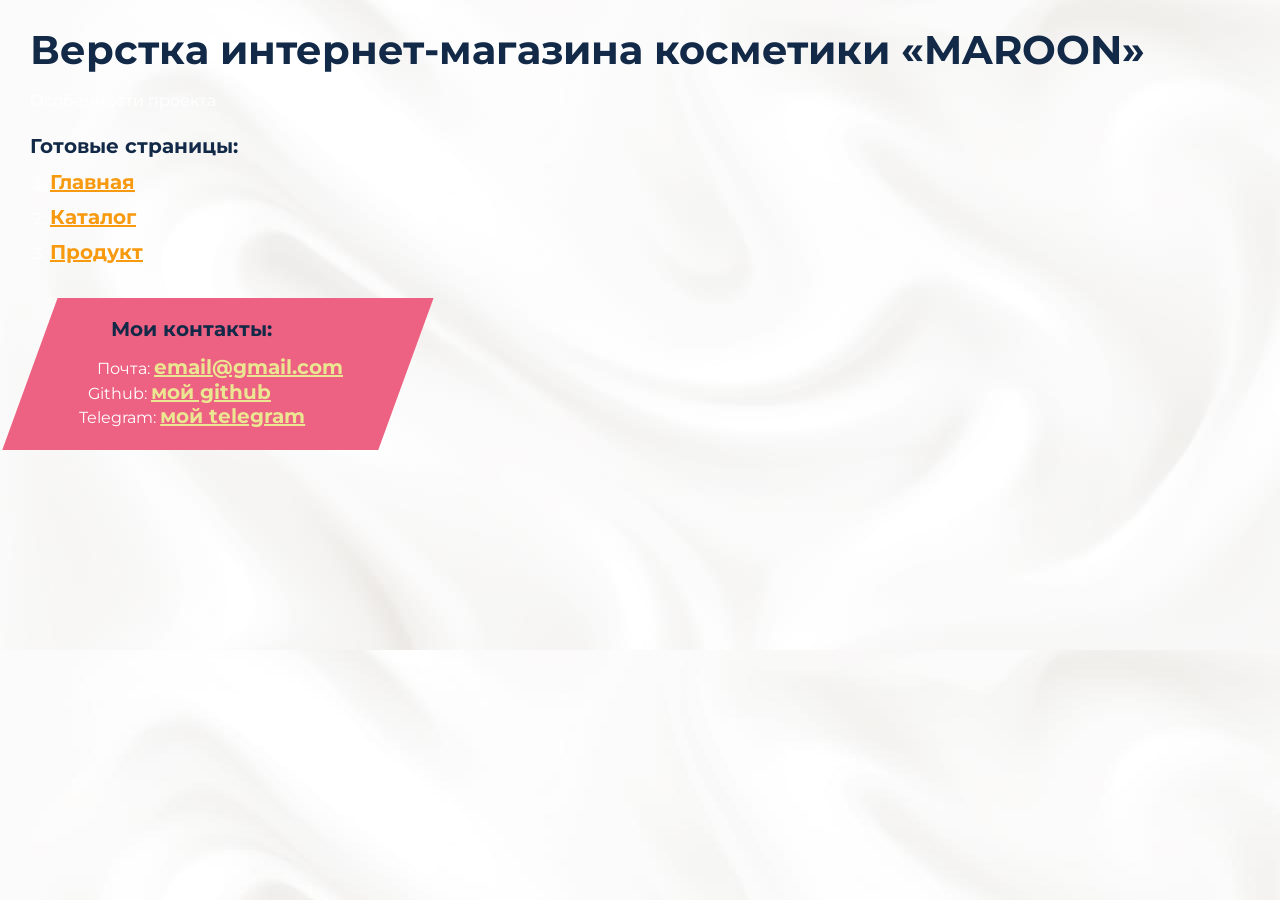
<file: index.html>
<!DOCTYPE html>
<html>
  <head>
    <meta charset="UTF-8" />
    <meta name="viewport" content="width=device-width, initial-scale=1.0" />
    <title>Верстка «MAROON»</title>
  </head>

  <body>
    <div class="rootpage">
      <h1>Верстка интернет-магазина косметики «MAROON»</h1>
      <div class="rootpage__info">Особенности проекта</div>
      <h2>Готовые страницы:</h2>
      <ol class="rootpage__list">
        <li><a target="_blank" href="home.html">Главная</a></li>
        <li><a target="_blank" href="catalog.html">Каталог</a></li>
        <li><a target="_blank" href="product.html">Продукт</a></li>
      </ol>
      <!-- <h2>Попапы:</h2>
      <ol class="rootpage__list">
        <li><a target="_blank" href="home.html#"></a></li>
      </ol> -->
      <!-- <div class="rootpage__tnx">
        <h2>Спасибо за заказ!</h2>
        <p>Буду рад (а) хорошему отзыву.</p>
        <p>Обращайтесь еще!</p>
      </div> -->
      <div class="rootpage__contacts">
        <h2>Мои контакты:</h2>
        <p>Почта: <a href="mailto:kostik.vasilev.1984@gmail.com">email@gmail.com</a></p>
        <p>Github: <a href="https://github.com/Nexabenskiy">мой github</a></p>
        <p>Telegram: <a href="https://t.me/Vasilev84">мой telegram</a></p>
      </div>
    </div>
    <script src="https://api-maps.yandex.ru/2.1/?apikey=9f78356f-6188-4ef6-89e3-3fd94a9f7d67&lang=ru_RU&_v=20260307161531"></script>
  </body>
  <style>
    @charset "UTF-8";
    @import url('https://fonts.googleapis.com/css?family=Montserrat:regular,700&display=swap');

    *,
    *::before,
    *::after {
      padding: 0px;
      margin: 0px;
      border: 0px;
      box-sizing: border-box;
    }

    html,
    body {
      height: 100%;
      margin: 0;
      padding: 0;
      min-width: 320px;
      width: 100%;
      color: #fff;
      background-image: url('./img/hero/bg.jpg');
    }

    body {
      font-family: Montserrat;
      font-size: 100%;
      line-height: 1;
      font-size: 1rem;
    }

    a {
      text-decoration: underline;
      color: #f79a10;
      font-weight: 700;
      font-size: 20px;
    }

    a:visited {
      text-decoration: underline;
      color: #edb561;
    }

    a:hover {
      text-decoration: none;
    }

    ul li {
      list-style: none;
    }

    img {
      vertical-align: top;
    }

    .wrapper {
      width: 100%;
      min-height: 100%;
      overflow: hidden;
    }

    .rootpage {
      padding: 30px;
      display: flex;
      flex-direction: column;
      align-items: flex-start;
    }

    @media (max-width: 767px) {
      .rootpage {
        padding: 30px 15px;
      }
    }

    h1 {
      color: #122947;
      font-size: 2.5rem;
      margin: 0px 0px 1.25rem 0px;
    }

    @media (max-width: 767px) {
      h1 {
        font-size: 1.85rem;
        margin: 0px 0px 1.25rem 0px;
      }
    }

    h2 {
      color: #122947;
      font-size: 1.25rem;
      margin: 0px 0px 1rem 0px;
    }

    @media (max-width: 767px) {
      h2 {
        font-size: 1.125rem;
        margin: 0px 0px 1rem 0px;
      }
    }

    .rootpage__info {
      line-height: 140%;
      margin: 0px 0px 1.5rem 0px;
    }

    .rootpage__list {
      margin: 0px 0px 2.25rem 1.25rem;
    }

    .rootpage__list li:not(:last-child) {
      margin: 0px 0px 15px 0px;
    }

    .rootpage__contacts,
    .rootpage__tnx {
      /* border-radius: 200px; */
      padding: 20px 65px;
      line-height: 140%;
      transform: skew(-20deg, 0);
    }

    .rootpage__contacts p,
    .rootpage__contacts h2 {
      transform: skew(20deg, 0);
    }
    @media (max-width: 767px) {
      .rootpage__contacts p,
      .rootpage__contacts h2 {
        transform: skew(0deg, 0);
      }
    }

    @media (max-width: 767px) {
      .rootpage__contacts,
      .rootpage__tnx {
        /* border-radius: 40px; */
        padding: 20px;
        width: 100%;
        transform: skew(0deg, 0);
      }
    }

    .rootpage__contacts {
      background: #ed6182;
    }

    .rootpage__contacts a {
      color: #ebe691;
    }

    .rootpage__tnx {
      background: #c22d63;
      margin: 0px 0px 1rem 0px;
    }
  </style>
</html>
</file>
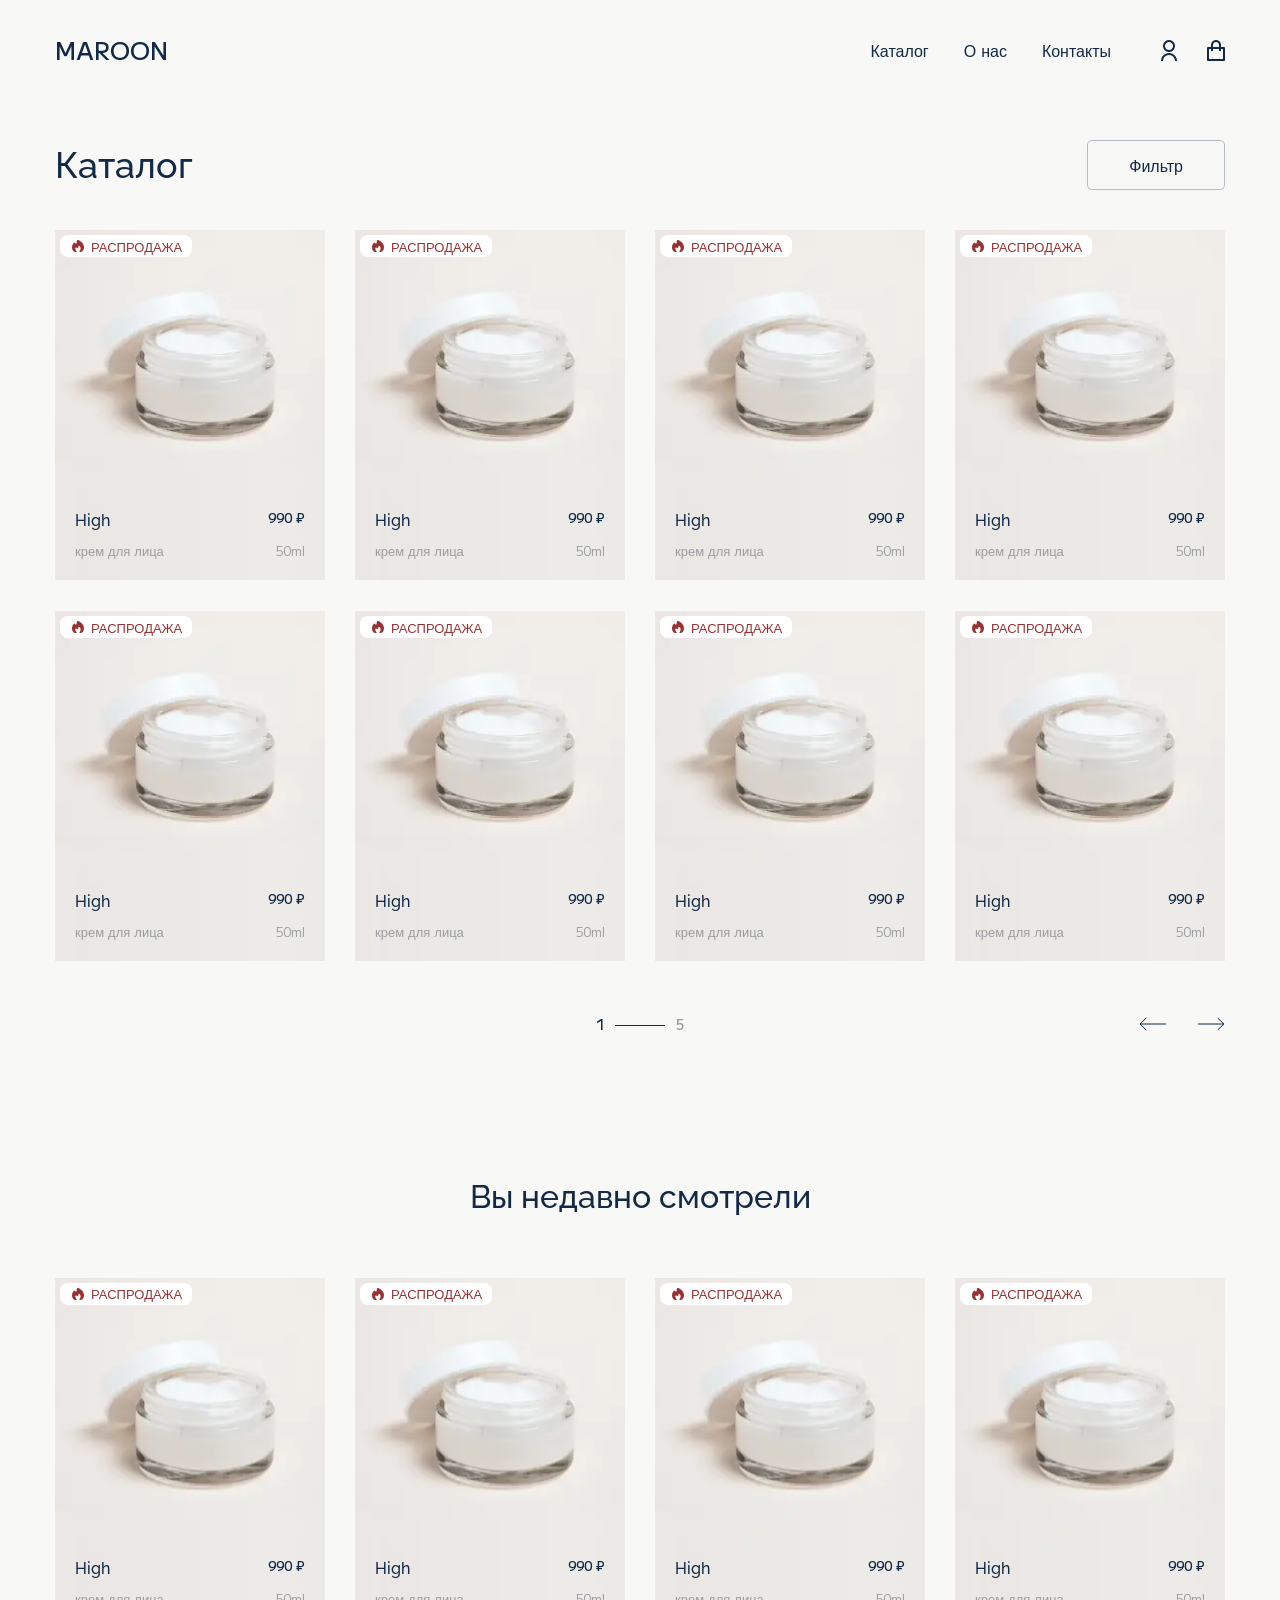
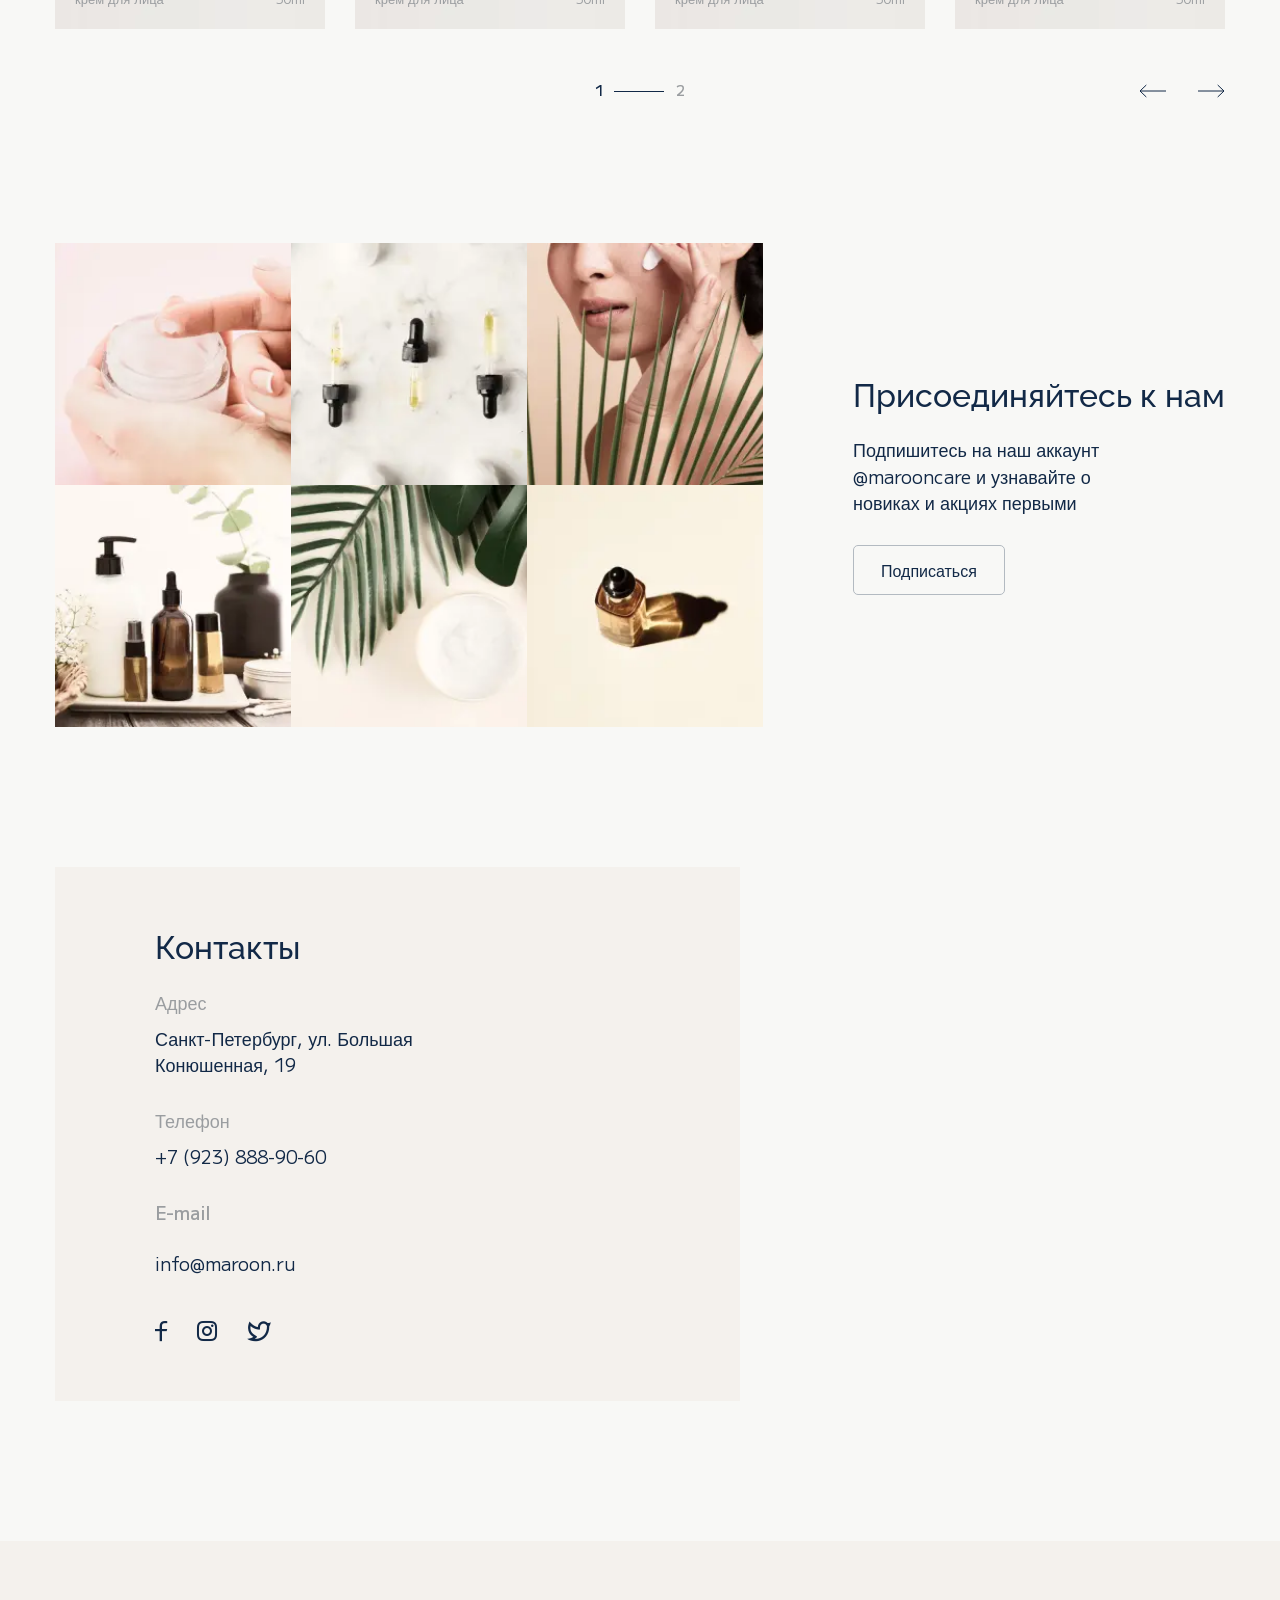
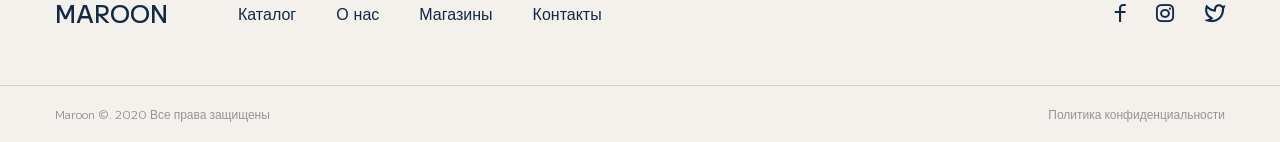
<file: catalog.html>
<!DOCTYPE html>
<html lang="ru">

<head>
	<title>Каталог</title>
	<meta charset="UTF-8">
	<meta name="format-detection" content="telephone=no">
	<!-- <style>body{opacity: 0;}</style> -->
	<link rel="stylesheet" href="css/style.min.css?_v=20260307161531">
	<link rel="shortcut icon" href="favicon.ico">
	<!-- <meta name="robots" content="noindex, nofollow"> -->
	<meta name="viewport" content="width=device-width, initial-scale=1.0">
	<!-- подключение яндекс карт -->
	<script src="https://api-maps.yandex.ru/2.1/?apikey=9f78356f-6188-4ef6-89e3-3fd94a9f7d67&lang=ru_RU&_v=20260307161531"></script>
	</body>
</head>

<body>
	<div class="wrapper">
		<header data-scroll="100" data-scroll-show class="header">
			<div class="header__container">
				<div class="header__body">
					<div class="header__logo logo">
						<a href="#" class="logo__link">
							MAROON
							<svg id="logo-eye1" xmlns="http://www.w3.org/2000/svg" xml:space="preserve" width="12mm" height="10mm" version="1.1" style="
              shape-rendering: geometricPrecision;
              text-rendering: geometricPrecision;
              image-rendering: optimizeQuality;
              fill-rule: evenodd;
              clip-rule: evenodd;
            " viewBox="0 0 21000 29700" xmlns:xlink="http://www.w3.org/1999/xlink" xmlns:xodm="http://www.corel.com/coreldraw/odm/2003">
								<g id="Слой_x0020_1">
									<metadata id="CorelCorpID_0Corel-Layer" />
									<path id="eye-closed-svgrepo-com.svg" class="fil0" d="M9224.68 19165.19c0.43,-342.57 -277.01,-620.66 -619.64,-621.05 -342.63,-0.39 -620.72,277.04 -621.11,619.68l1240.75 1.37zm-1243.21 2141.45c-0.43,342.58 277.01,620.66 619.66,621.05 342.63,0.39 620.71,-277.04 621.1,-619.68l-1240.76 -1.37zm2.46 -2142.82l-2.46 2142.82 1240.76 1.37 2.45 -2142.82 -1240.75 -1.37z" />
									<path id="eye-closed-svgrepo-com.svg_0" class="fil0" d="M6389.34 18893.02c114.2,-322.98 -55.11,-677.43 -378.16,-791.62 -323.04,-114.18 -677.5,55.12 -791.69,378.18l1169.85 413.44zm-1883.97 1606.89c-114.2,322.97 55.11,677.43 378.17,791.62 323.05,114.18 677.49,-55.12 791.68,-378.18l-1169.85 -413.44zm714.12 -2020.33l-714.12 2020.33 1169.85 413.44 714.12 -2020.33 -1169.85 -413.44z" />
									<path id="eye-closed-svgrepo-com.svg_1" class="fil0" d="M3993.96 17820.76c207.78,-272.37 155.35,-661.68 -117.1,-869.44 -272.45,-207.77 -661.75,-155.36 -869.53,117.1l986.63 752.34zm-2286.03 951.55c-207.77,272.37 -155.34,661.68 117.12,869.46 272.45,207.76 661.73,155.34 869.51,-117.11l-986.63 -752.35zm1299.4 -1703.89l-1299.4 1703.89 986.63 752.35 1299.4 -1703.9 -986.63 -752.34z" />
									<path id="eye-closed-svgrepo-com.svg_2" class="fil0" d="M11910.74 18513.99c-110.1,-324.4 -462.43,-498.11 -786.87,-387.95 -324.43,110.17 -498.16,462.47 -387.99,786.92l1174.86 -398.97zm-485.9 2428.02c110.1,324.4 462.42,498.11 786.87,387.95 324.44,-110.17 498.15,-462.47 387.98,-786.92l-1174.85 398.97zm-688.96 -2029.05l688.96 2029.05 1174.85 -398.97 -688.95 -2029.05 -1174.86 398.97z" />
									<path id="eye-closed-svgrepo-com.svg_3" class="fil0" d="M14442.12 16846.94c-217.46,-264.7 -608.42,-302.95 -873.13,-85.4 -264.71,217.54 -302.97,608.48 -85.42,873.2l958.55 -787.8zm401.94 2443.32c217.47,264.7 608.42,302.95 873.15,85.4 264.7,-217.54 302.96,-608.48 85.41,-873.2l-958.56 787.8zm-1360.49 -1655.52l1360.49 1655.52 958.56 -787.8 -1360.5 -1655.52 -958.55 787.8z" />
								</g>
							</svg>
							<svg id="logo-eye2" xmlns="http://www.w3.org/2000/svg" xml:space="preserve" width="12mm" height="10mm" version="1.1" style="
              shape-rendering: geometricPrecision;
              text-rendering: geometricPrecision;
              image-rendering: optimizeQuality;
              fill-rule: evenodd;
              clip-rule: evenodd;
            " viewBox="0 0 21000 29700" xmlns:xlink="http://www.w3.org/1999/xlink" xmlns:xodm="http://www.corel.com/coreldraw/odm/2003">
								<g id="Слой_x0020_1">
									<metadata id="CorelCorpID_0Corel-Layer" />
									<path id="eye-closed-svgrepo-com.svg" class="fil0" d="M9224.68 19165.19c0.43,-342.57 -277.01,-620.66 -619.64,-621.05 -342.63,-0.39 -620.72,277.04 -621.11,619.68l1240.75 1.37zm-1243.21 2141.45c-0.43,342.58 277.01,620.66 619.66,621.05 342.63,0.39 620.71,-277.04 621.1,-619.68l-1240.76 -1.37zm2.46 -2142.82l-2.46 2142.82 1240.76 1.37 2.45 -2142.82 -1240.75 -1.37z" />
									<path id="eye-closed-svgrepo-com.svg_0" class="fil0" d="M6389.34 18893.02c114.2,-322.98 -55.11,-677.43 -378.16,-791.62 -323.04,-114.18 -677.5,55.12 -791.69,378.18l1169.85 413.44zm-1883.97 1606.89c-114.2,322.97 55.11,677.43 378.17,791.62 323.05,114.18 677.49,-55.12 791.68,-378.18l-1169.85 -413.44zm714.12 -2020.33l-714.12 2020.33 1169.85 413.44 714.12 -2020.33 -1169.85 -413.44z" />
									<path id="eye-closed-svgrepo-com.svg_1" class="fil0" d="M3993.96 17820.76c207.78,-272.37 155.35,-661.68 -117.1,-869.44 -272.45,-207.77 -661.75,-155.36 -869.53,117.1l986.63 752.34zm-2286.03 951.55c-207.77,272.37 -155.34,661.68 117.12,869.46 272.45,207.76 661.73,155.34 869.51,-117.11l-986.63 -752.35zm1299.4 -1703.89l-1299.4 1703.89 986.63 752.35 1299.4 -1703.9 -986.63 -752.34z" />
									<path id="eye-closed-svgrepo-com.svg_2" class="fil0" d="M11910.74 18513.99c-110.1,-324.4 -462.43,-498.11 -786.87,-387.95 -324.43,110.17 -498.16,462.47 -387.99,786.92l1174.86 -398.97zm-485.9 2428.02c110.1,324.4 462.42,498.11 786.87,387.95 324.44,-110.17 498.15,-462.47 387.98,-786.92l-1174.85 398.97zm-688.96 -2029.05l688.96 2029.05 1174.85 -398.97 -688.95 -2029.05 -1174.86 398.97z" />
									<path id="eye-closed-svgrepo-com.svg_3" class="fil0" d="M14442.12 16846.94c-217.46,-264.7 -608.42,-302.95 -873.13,-85.4 -264.71,217.54 -302.97,608.48 -85.42,873.2l958.55 -787.8zm401.94 2443.32c217.47,264.7 608.42,302.95 873.15,85.4 264.7,-217.54 302.96,-608.48 85.41,-873.2l-958.56 787.8zm-1360.49 -1655.52l1360.49 1655.52 958.56 -787.8 -1360.5 -1655.52 -958.55 787.8z" />
								</g>
							</svg>
						</a>
					</div>
					<div class="header__menu menu">
						<button type="button" class="menu__icon icon-menu">
							<span></span>
						</button>
						<nav class="menu__body">
							<ul class="menu__list">
								<li class="menu__item">
									<a href="" class="menu__link">Каталог</a>
								</li>
								<li class="menu__item"><a href="" class="menu__link">О нас</a></li>
								<li class="menu__item">
									<a href="" class="menu__link">Контакты</a>
								</li>
							</ul>
						</nav>
						<div data-da=".menu__list,767.98" class="menu__socials">
							<a href="#" class="menu__socials-link _icon-facebook"></a>
							<a href="#" class="menu__socials-link _icon-instagram"></a>
							<a href="#" class="menu__socials-link _icon-twitter"></a>
						</div>
					</div>
					<div class="header__actions actions-header">
						<a href="#" class="actions-header__item actions-header__user _icon-user _hover-effect"></a>
						<div data-cart class="actions-header__item actions-header__cart cart-header _hover-effect">
							<a data-cart-icon href="#" class="cart-header__icon cart-icon _icon-cart">
								<!-- <span>1</span> -->
							</a>
							<div class="cart-header__body">
								<ul class="cart-header__list cart-list"></ul>
							</div>
						</div>
					</div>
				</div>
			</div>
		</header>

		<main class="page">
			<section class="page__catalog catalog">
				<div class="catalog__container">
					<div class="catalog__filter filter">
						<h3 class="filter__title title title--h2">Каталог</h3>
						<button type="button" class="filter__button button">
							Фильтр
						</button>
						<form data-spollers="767.98" action="#" class="filter__body">
							<div class="filter__column">
								<h5 data-spoller class="filter__column-title">
									<span>Уход для лица</span>
								</h5>
								<ul class="filter__column-list">
									<li class="filter__column-item">
										<input type="checkbox" id="face1" />
										<label for="face1">Крема</label>
									</li>
									<li class="filter__column-item">
										<input type="checkbox" id="face2" />
										<label for="face2">Сыворотки</label>
									</li>
									<li class="filter__column-item">
										<input type="checkbox" id="face3" />
										<label for="face3">Маски</label>
									</li>
									<li class="filter__column-item">
										<input type="checkbox" id="face4" />
										<label for="face4">Пенки</label>
									</li>
									<li class="filter__column-item">
										<input type="checkbox" id="face5" />
										<label for="face5">Тоники</label>
									</li>
									<li class="filter__column-item">
										<input type="checkbox" id="face6" />
										<label for="face6">Пудры</label>
									</li>
								</ul>
							</div>
							<div class="filter__column">
								<h5 data-spoller class="filter__column-title">
									<span>Уход для тела</span>
								</h5>
								<ul class="filter__column-list">
									<li class="filter__column-item">
										<input type="checkbox" id="body1" />
										<label for="body1">Крема</label>
									</li>
									<li class="filter__column-item">
										<input type="checkbox" id="body2" />
										<label for="body2">Масла</label>
									</li>
									<li class="filter__column-item">
										<input type="checkbox" id="body3" />
										<label for="body3">Скрабы</label>
									</li>
									<li class="filter__column-item">
										<input type="checkbox" id="body4" />
										<label for="body4">Мыло</label>
									</li>
									<li class="filter__column-item">
										<input type="checkbox" id="body5" />
										<label for="body5">Бомбочки для ванны</label>
									</li>
									<li class="filter__column-item">
										<input type="checkbox" id="body6" />
										<label for="body6">Соль для ванны</label>
									</li>
								</ul>
							</div>
							<div class="filter__column">
								<h5 data-spoller class="filter__column-title">
									<span>Тип кожи</span>
								</h5>
								<ul class="filter__column-list">
									<li class="filter__column-item">
										<input type="checkbox" id="skin1" /><label for="skin1">Нормальная</label>
									</li>
									<li class="filter__column-item">
										<input type="checkbox" id="skin2" /><label for="skin2">Сухая</label>
									</li>
									<li class="filter__column-item">
										<input type="checkbox" id="skin3" /><label for="skin3">Жирная</label>
									</li>
									<li class="filter__column-item">
										<input type="checkbox" id="skin4" /><label for="skin4">Комбинированная
										</label>
									</li>
								</ul>
								<div data-da=".filter__body,991.98" class="filter__column-buttons">
									<button type="submit" class="filter__column-button button">
										Применить
									</button>
									<button type="button" class="filter__column-button filter__column-button--reset button">
										Сбросить
									</button>
								</div>
							</div>
						</form>
					</div>
					<div class="catalog__slider slider-catalog swiper">
						<div class="slider-catalog__wrapper swiper-wrapper">
							<div class="slider-catalog__slide swiper-slide">
								<article class="card-product">
									<div class="card-product__labels">
										<div class="card-label card-label--sale">
											<svg xmlns="http://www.w3.org/2000/svg" width="16" height="16" viewBox="0 0 16 16" class="b10-b1 b10-b2" style="color: rgb(151, 50, 50)">
												<path fill="currentColor" d="M8 2.065c-2-.643-.667 3.71-2 3.71-.667 0-.806-1.258-1.339-1.258C3.994 4.517 2 6.56 2 9.13 2 11.474 3.333 14 6 14c.667 0 1-.212.625-.62-1.875-2.044-1.358-4.042-.63-3.808.94.302 1.823 1.779 2.557-1.35.186-.847.653-.622 1.266 0 .921.932 1.402 2.94-.36 5.157-.291.367.209.621 1.021.621C12.23 14 14 12.106 14 9.13c0-4.004-4-6.423-6-7.065"></path>
											</svg>
											<span>Распродажа</span>
										</div>
									</div>
									<a href="#" class="card-product__favorite">
										<svg xmlns="http://www.w3.org/2000/svg" width="24" height="24" class="ag01-b1">
											<path fill="#973232" d="M7 5a4 4 0 0 0-4 4c0 3.552 2.218 6.296 4.621 8.22A21.5 21.5 0 0 0 12 19.91a21.6 21.6 0 0 0 4.377-2.69C18.78 15.294 21 12.551 21 9a4 4 0 0 0-4-4c-1.957 0-3.652 1.396-4.02 3.2a1 1 0 0 1-1.96 0C10.652 6.396 8.957 5 7 5m5 17c-.316-.02-.56-.147-.848-.278a23.5 23.5 0 0 1-4.781-2.942C3.777 16.705 1 13.449 1 9a6 6 0 0 1 6-6 6.18 6.18 0 0 1 5 2.568A6.18 6.18 0 0 1 17 3a6 6 0 0 1 6 6c0 4.448-2.78 7.705-5.375 9.78a23.6 23.6 0 0 1-4.78 2.942c-.543.249-.732.278-.845.278"></path>
										</svg>
									</a>
									<a href="#" class="card-product__image-ibg">
										<picture><source srcset="../img/Catalog/catalog/card-01.webp" type="image/webp"><img src="../img/Catalog/catalog/card-01.jpg" alt="продукт-1" /></picture>
									</a>
									<div class="card-product__content">
										<a href="#" class="card-product__title">High</a>
										<span class="card-product__price">990 ₽</span>
										<span class="card-product__text">крем для лица</span>
										<span class="card-product__wt">50ml</span>
									</div>
								</article>
							</div>
							<div class="slider-catalog__slide swiper-slide">
								<article class="card-product">
									<div class="card-product__labels">
										<div class="card-label card-label--sale">
											<svg xmlns="http://www.w3.org/2000/svg" width="16" height="16" viewBox="0 0 16 16" class="b10-b1 b10-b2" style="color: rgb(151, 50, 50)">
												<path fill="currentColor" d="M8 2.065c-2-.643-.667 3.71-2 3.71-.667 0-.806-1.258-1.339-1.258C3.994 4.517 2 6.56 2 9.13 2 11.474 3.333 14 6 14c.667 0 1-.212.625-.62-1.875-2.044-1.358-4.042-.63-3.808.94.302 1.823 1.779 2.557-1.35.186-.847.653-.622 1.266 0 .921.932 1.402 2.94-.36 5.157-.291.367.209.621 1.021.621C12.23 14 14 12.106 14 9.13c0-4.004-4-6.423-6-7.065"></path>
											</svg>
											<span>Распродажа</span>
										</div>
									</div>
									<a href="#" class="card-product__favorite">
										<svg xmlns="http://www.w3.org/2000/svg" width="24" height="24" class="ag01-b1">
											<path fill="#973232" d="M7 5a4 4 0 0 0-4 4c0 3.552 2.218 6.296 4.621 8.22A21.5 21.5 0 0 0 12 19.91a21.6 21.6 0 0 0 4.377-2.69C18.78 15.294 21 12.551 21 9a4 4 0 0 0-4-4c-1.957 0-3.652 1.396-4.02 3.2a1 1 0 0 1-1.96 0C10.652 6.396 8.957 5 7 5m5 17c-.316-.02-.56-.147-.848-.278a23.5 23.5 0 0 1-4.781-2.942C3.777 16.705 1 13.449 1 9a6 6 0 0 1 6-6 6.18 6.18 0 0 1 5 2.568A6.18 6.18 0 0 1 17 3a6 6 0 0 1 6 6c0 4.448-2.78 7.705-5.375 9.78a23.6 23.6 0 0 1-4.78 2.942c-.543.249-.732.278-.845.278"></path>
										</svg>
									</a>
									<a href="#" class="card-product__image-ibg">
										<picture><source srcset="../img/Catalog/catalog/card-01.webp" type="image/webp"><img src="../img/Catalog/catalog/card-01.jpg" alt="продукт-1" /></picture>
									</a>
									<div class="card-product__content">
										<a href="#" class="card-product__title">High</a>
										<span class="card-product__price">990 ₽</span>
										<span class="card-product__text">крем для лица</span>
										<span class="card-product__wt">50ml</span>
									</div>
								</article>
							</div>
							<div class="slider-catalog__slide swiper-slide">
								<article class="card-product">
									<div class="card-product__labels">
										<div class="card-label card-label--sale">
											<svg xmlns="http://www.w3.org/2000/svg" width="16" height="16" viewBox="0 0 16 16" class="b10-b1 b10-b2" style="color: rgb(151, 50, 50)">
												<path fill="currentColor" d="M8 2.065c-2-.643-.667 3.71-2 3.71-.667 0-.806-1.258-1.339-1.258C3.994 4.517 2 6.56 2 9.13 2 11.474 3.333 14 6 14c.667 0 1-.212.625-.62-1.875-2.044-1.358-4.042-.63-3.808.94.302 1.823 1.779 2.557-1.35.186-.847.653-.622 1.266 0 .921.932 1.402 2.94-.36 5.157-.291.367.209.621 1.021.621C12.23 14 14 12.106 14 9.13c0-4.004-4-6.423-6-7.065"></path>
											</svg>
											<span>Распродажа</span>
										</div>
									</div>
									<a href="#" class="card-product__favorite">
										<svg xmlns="http://www.w3.org/2000/svg" width="24" height="24" class="ag01-b1">
											<path fill="#973232" d="M7 5a4 4 0 0 0-4 4c0 3.552 2.218 6.296 4.621 8.22A21.5 21.5 0 0 0 12 19.91a21.6 21.6 0 0 0 4.377-2.69C18.78 15.294 21 12.551 21 9a4 4 0 0 0-4-4c-1.957 0-3.652 1.396-4.02 3.2a1 1 0 0 1-1.96 0C10.652 6.396 8.957 5 7 5m5 17c-.316-.02-.56-.147-.848-.278a23.5 23.5 0 0 1-4.781-2.942C3.777 16.705 1 13.449 1 9a6 6 0 0 1 6-6 6.18 6.18 0 0 1 5 2.568A6.18 6.18 0 0 1 17 3a6 6 0 0 1 6 6c0 4.448-2.78 7.705-5.375 9.78a23.6 23.6 0 0 1-4.78 2.942c-.543.249-.732.278-.845.278"></path>
										</svg>
									</a>
									<a href="#" class="card-product__image-ibg">
										<picture><source srcset="../img/Catalog/catalog/card-01.webp" type="image/webp"><img src="../img/Catalog/catalog/card-01.jpg" alt="продукт-1" /></picture>
									</a>
									<div class="card-product__content">
										<a href="#" class="card-product__title">High</a>
										<span class="card-product__price">990 ₽</span>
										<span class="card-product__text">крем для лица</span>
										<span class="card-product__wt">50ml</span>
									</div>
								</article>
							</div>
							<div class="slider-catalog__slide swiper-slide">
								<article class="card-product">
									<div class="card-product__labels">
										<div class="card-label card-label--sale">
											<svg xmlns="http://www.w3.org/2000/svg" width="16" height="16" viewBox="0 0 16 16" class="b10-b1 b10-b2" style="color: rgb(151, 50, 50)">
												<path fill="currentColor" d="M8 2.065c-2-.643-.667 3.71-2 3.71-.667 0-.806-1.258-1.339-1.258C3.994 4.517 2 6.56 2 9.13 2 11.474 3.333 14 6 14c.667 0 1-.212.625-.62-1.875-2.044-1.358-4.042-.63-3.808.94.302 1.823 1.779 2.557-1.35.186-.847.653-.622 1.266 0 .921.932 1.402 2.94-.36 5.157-.291.367.209.621 1.021.621C12.23 14 14 12.106 14 9.13c0-4.004-4-6.423-6-7.065"></path>
											</svg>
											<span>Распродажа</span>
										</div>
									</div>
									<a href="#" class="card-product__favorite">
										<svg xmlns="http://www.w3.org/2000/svg" width="24" height="24" class="ag01-b1">
											<path fill="#973232" d="M7 5a4 4 0 0 0-4 4c0 3.552 2.218 6.296 4.621 8.22A21.5 21.5 0 0 0 12 19.91a21.6 21.6 0 0 0 4.377-2.69C18.78 15.294 21 12.551 21 9a4 4 0 0 0-4-4c-1.957 0-3.652 1.396-4.02 3.2a1 1 0 0 1-1.96 0C10.652 6.396 8.957 5 7 5m5 17c-.316-.02-.56-.147-.848-.278a23.5 23.5 0 0 1-4.781-2.942C3.777 16.705 1 13.449 1 9a6 6 0 0 1 6-6 6.18 6.18 0 0 1 5 2.568A6.18 6.18 0 0 1 17 3a6 6 0 0 1 6 6c0 4.448-2.78 7.705-5.375 9.78a23.6 23.6 0 0 1-4.78 2.942c-.543.249-.732.278-.845.278"></path>
										</svg>
									</a>
									<a href="#" class="card-product__image-ibg">
										<picture><source srcset="../img/Catalog/catalog/card-01.webp" type="image/webp"><img src="../img/Catalog/catalog/card-01.jpg" alt="продукт-1" /></picture>
									</a>
									<div class="card-product__content">
										<a href="#" class="card-product__title">High</a>
										<span class="card-product__price">990 ₽</span>
										<span class="card-product__text">крем для лица</span>
										<span class="card-product__wt">50ml</span>
									</div>
								</article>
							</div>
							<div class="slider-catalog__slide swiper-slide">
								<article class="card-product">
									<div class="card-product__labels">
										<div class="card-label card-label--sale">
											<svg xmlns="http://www.w3.org/2000/svg" width="16" height="16" viewBox="0 0 16 16" class="b10-b1 b10-b2" style="color: rgb(151, 50, 50)">
												<path fill="currentColor" d="M8 2.065c-2-.643-.667 3.71-2 3.71-.667 0-.806-1.258-1.339-1.258C3.994 4.517 2 6.56 2 9.13 2 11.474 3.333 14 6 14c.667 0 1-.212.625-.62-1.875-2.044-1.358-4.042-.63-3.808.94.302 1.823 1.779 2.557-1.35.186-.847.653-.622 1.266 0 .921.932 1.402 2.94-.36 5.157-.291.367.209.621 1.021.621C12.23 14 14 12.106 14 9.13c0-4.004-4-6.423-6-7.065"></path>
											</svg>
											<span>Распродажа</span>
										</div>
									</div>
									<a href="#" class="card-product__favorite">
										<svg xmlns="http://www.w3.org/2000/svg" width="24" height="24" class="ag01-b1">
											<path fill="#973232" d="M7 5a4 4 0 0 0-4 4c0 3.552 2.218 6.296 4.621 8.22A21.5 21.5 0 0 0 12 19.91a21.6 21.6 0 0 0 4.377-2.69C18.78 15.294 21 12.551 21 9a4 4 0 0 0-4-4c-1.957 0-3.652 1.396-4.02 3.2a1 1 0 0 1-1.96 0C10.652 6.396 8.957 5 7 5m5 17c-.316-.02-.56-.147-.848-.278a23.5 23.5 0 0 1-4.781-2.942C3.777 16.705 1 13.449 1 9a6 6 0 0 1 6-6 6.18 6.18 0 0 1 5 2.568A6.18 6.18 0 0 1 17 3a6 6 0 0 1 6 6c0 4.448-2.78 7.705-5.375 9.78a23.6 23.6 0 0 1-4.78 2.942c-.543.249-.732.278-.845.278"></path>
										</svg>
									</a>
									<a href="#" class="card-product__image-ibg">
										<picture><source srcset="../img/Catalog/catalog/card-01.webp" type="image/webp"><img src="../img/Catalog/catalog/card-01.jpg" alt="продукт-1" /></picture>
									</a>
									<div class="card-product__content">
										<a href="#" class="card-product__title">High</a>
										<span class="card-product__price">990 ₽</span>
										<span class="card-product__text">крем для лица</span>
										<span class="card-product__wt">50ml</span>
									</div>
								</article>
							</div>
							<div class="slider-catalog__slide swiper-slide">
								<article class="card-product">
									<div class="card-product__labels">
										<div class="card-label card-label--sale">
											<svg xmlns="http://www.w3.org/2000/svg" width="16" height="16" viewBox="0 0 16 16" class="b10-b1 b10-b2" style="color: rgb(151, 50, 50)">
												<path fill="currentColor" d="M8 2.065c-2-.643-.667 3.71-2 3.71-.667 0-.806-1.258-1.339-1.258C3.994 4.517 2 6.56 2 9.13 2 11.474 3.333 14 6 14c.667 0 1-.212.625-.62-1.875-2.044-1.358-4.042-.63-3.808.94.302 1.823 1.779 2.557-1.35.186-.847.653-.622 1.266 0 .921.932 1.402 2.94-.36 5.157-.291.367.209.621 1.021.621C12.23 14 14 12.106 14 9.13c0-4.004-4-6.423-6-7.065"></path>
											</svg>
											<span>Распродажа</span>
										</div>
									</div>
									<a href="#" class="card-product__favorite">
										<svg xmlns="http://www.w3.org/2000/svg" width="24" height="24" class="ag01-b1">
											<path fill="#973232" d="M7 5a4 4 0 0 0-4 4c0 3.552 2.218 6.296 4.621 8.22A21.5 21.5 0 0 0 12 19.91a21.6 21.6 0 0 0 4.377-2.69C18.78 15.294 21 12.551 21 9a4 4 0 0 0-4-4c-1.957 0-3.652 1.396-4.02 3.2a1 1 0 0 1-1.96 0C10.652 6.396 8.957 5 7 5m5 17c-.316-.02-.56-.147-.848-.278a23.5 23.5 0 0 1-4.781-2.942C3.777 16.705 1 13.449 1 9a6 6 0 0 1 6-6 6.18 6.18 0 0 1 5 2.568A6.18 6.18 0 0 1 17 3a6 6 0 0 1 6 6c0 4.448-2.78 7.705-5.375 9.78a23.6 23.6 0 0 1-4.78 2.942c-.543.249-.732.278-.845.278"></path>
										</svg>
									</a>
									<a href="#" class="card-product__image-ibg">
										<picture><source srcset="../img/Catalog/catalog/card-01.webp" type="image/webp"><img src="../img/Catalog/catalog/card-01.jpg" alt="продукт-1" /></picture>
									</a>
									<div class="card-product__content">
										<a href="#" class="card-product__title">High</a>
										<span class="card-product__price">990 ₽</span>
										<span class="card-product__text">крем для лица</span>
										<span class="card-product__wt">50ml</span>
									</div>
								</article>
							</div>
							<div class="slider-catalog__slide swiper-slide">
								<article class="card-product">
									<div class="card-product__labels">
										<div class="card-label card-label--sale">
											<svg xmlns="http://www.w3.org/2000/svg" width="16" height="16" viewBox="0 0 16 16" class="b10-b1 b10-b2" style="color: rgb(151, 50, 50)">
												<path fill="currentColor" d="M8 2.065c-2-.643-.667 3.71-2 3.71-.667 0-.806-1.258-1.339-1.258C3.994 4.517 2 6.56 2 9.13 2 11.474 3.333 14 6 14c.667 0 1-.212.625-.62-1.875-2.044-1.358-4.042-.63-3.808.94.302 1.823 1.779 2.557-1.35.186-.847.653-.622 1.266 0 .921.932 1.402 2.94-.36 5.157-.291.367.209.621 1.021.621C12.23 14 14 12.106 14 9.13c0-4.004-4-6.423-6-7.065"></path>
											</svg>
											<span>Распродажа</span>
										</div>
									</div>
									<a href="#" class="card-product__favorite">
										<svg xmlns="http://www.w3.org/2000/svg" width="24" height="24" class="ag01-b1">
											<path fill="#973232" d="M7 5a4 4 0 0 0-4 4c0 3.552 2.218 6.296 4.621 8.22A21.5 21.5 0 0 0 12 19.91a21.6 21.6 0 0 0 4.377-2.69C18.78 15.294 21 12.551 21 9a4 4 0 0 0-4-4c-1.957 0-3.652 1.396-4.02 3.2a1 1 0 0 1-1.96 0C10.652 6.396 8.957 5 7 5m5 17c-.316-.02-.56-.147-.848-.278a23.5 23.5 0 0 1-4.781-2.942C3.777 16.705 1 13.449 1 9a6 6 0 0 1 6-6 6.18 6.18 0 0 1 5 2.568A6.18 6.18 0 0 1 17 3a6 6 0 0 1 6 6c0 4.448-2.78 7.705-5.375 9.78a23.6 23.6 0 0 1-4.78 2.942c-.543.249-.732.278-.845.278"></path>
										</svg>
									</a>
									<a href="#" class="card-product__image-ibg">
										<picture><source srcset="../img/Catalog/catalog/card-01.webp" type="image/webp"><img src="../img/Catalog/catalog/card-01.jpg" alt="продукт-1" /></picture>
									</a>
									<div class="card-product__content">
										<a href="#" class="card-product__title">High</a>
										<span class="card-product__price">990 ₽</span>
										<span class="card-product__text">крем для лица</span>
										<span class="card-product__wt">50ml</span>
									</div>
								</article>
							</div>
							<div class="slider-catalog__slide swiper-slide">
								<article class="card-product">
									<div class="card-product__labels">
										<div class="card-label card-label--sale">
											<svg xmlns="http://www.w3.org/2000/svg" width="16" height="16" viewBox="0 0 16 16" class="b10-b1 b10-b2" style="color: rgb(151, 50, 50)">
												<path fill="currentColor" d="M8 2.065c-2-.643-.667 3.71-2 3.71-.667 0-.806-1.258-1.339-1.258C3.994 4.517 2 6.56 2 9.13 2 11.474 3.333 14 6 14c.667 0 1-.212.625-.62-1.875-2.044-1.358-4.042-.63-3.808.94.302 1.823 1.779 2.557-1.35.186-.847.653-.622 1.266 0 .921.932 1.402 2.94-.36 5.157-.291.367.209.621 1.021.621C12.23 14 14 12.106 14 9.13c0-4.004-4-6.423-6-7.065"></path>
											</svg>
											<span>Распродажа</span>
										</div>
									</div>
									<a href="#" class="card-product__favorite">
										<svg xmlns="http://www.w3.org/2000/svg" width="24" height="24" class="ag01-b1">
											<path fill="#973232" d="M7 5a4 4 0 0 0-4 4c0 3.552 2.218 6.296 4.621 8.22A21.5 21.5 0 0 0 12 19.91a21.6 21.6 0 0 0 4.377-2.69C18.78 15.294 21 12.551 21 9a4 4 0 0 0-4-4c-1.957 0-3.652 1.396-4.02 3.2a1 1 0 0 1-1.96 0C10.652 6.396 8.957 5 7 5m5 17c-.316-.02-.56-.147-.848-.278a23.5 23.5 0 0 1-4.781-2.942C3.777 16.705 1 13.449 1 9a6 6 0 0 1 6-6 6.18 6.18 0 0 1 5 2.568A6.18 6.18 0 0 1 17 3a6 6 0 0 1 6 6c0 4.448-2.78 7.705-5.375 9.78a23.6 23.6 0 0 1-4.78 2.942c-.543.249-.732.278-.845.278"></path>
										</svg>
									</a>
									<a href="#" class="card-product__image-ibg">
										<picture><source srcset="../img/Catalog/catalog/card-01.webp" type="image/webp"><img src="../img/Catalog/catalog/card-01.jpg" alt="продукт-1" /></picture>
									</a>
									<div class="card-product__content">
										<a href="#" class="card-product__title">High</a>
										<span class="card-product__price">990 ₽</span>
										<span class="card-product__text">крем для лица</span>
										<span class="card-product__wt">50ml</span>
									</div>
								</article>
							</div>
							<div class="slider-catalog__slide swiper-slide">
								<article class="card-product">
									<div class="card-product__labels">
										<div class="card-label card-label--sale">
											<svg xmlns="http://www.w3.org/2000/svg" width="16" height="16" viewBox="0 0 16 16" class="b10-b1 b10-b2" style="color: rgb(151, 50, 50)">
												<path fill="currentColor" d="M8 2.065c-2-.643-.667 3.71-2 3.71-.667 0-.806-1.258-1.339-1.258C3.994 4.517 2 6.56 2 9.13 2 11.474 3.333 14 6 14c.667 0 1-.212.625-.62-1.875-2.044-1.358-4.042-.63-3.808.94.302 1.823 1.779 2.557-1.35.186-.847.653-.622 1.266 0 .921.932 1.402 2.94-.36 5.157-.291.367.209.621 1.021.621C12.23 14 14 12.106 14 9.13c0-4.004-4-6.423-6-7.065"></path>
											</svg>
											<span>Распродажа</span>
										</div>
									</div>
									<a href="#" class="card-product__favorite">
										<svg xmlns="http://www.w3.org/2000/svg" width="24" height="24" class="ag01-b1">
											<path fill="#973232" d="M7 5a4 4 0 0 0-4 4c0 3.552 2.218 6.296 4.621 8.22A21.5 21.5 0 0 0 12 19.91a21.6 21.6 0 0 0 4.377-2.69C18.78 15.294 21 12.551 21 9a4 4 0 0 0-4-4c-1.957 0-3.652 1.396-4.02 3.2a1 1 0 0 1-1.96 0C10.652 6.396 8.957 5 7 5m5 17c-.316-.02-.56-.147-.848-.278a23.5 23.5 0 0 1-4.781-2.942C3.777 16.705 1 13.449 1 9a6 6 0 0 1 6-6 6.18 6.18 0 0 1 5 2.568A6.18 6.18 0 0 1 17 3a6 6 0 0 1 6 6c0 4.448-2.78 7.705-5.375 9.78a23.6 23.6 0 0 1-4.78 2.942c-.543.249-.732.278-.845.278"></path>
										</svg>
									</a>
									<a href="#" class="card-product__image-ibg">
										<picture><source srcset="../img/Catalog/catalog/card-01.webp" type="image/webp"><img src="../img/Catalog/catalog/card-01.jpg" alt="продукт-1" /></picture>
									</a>
									<div class="card-product__content">
										<a href="#" class="card-product__title">High</a>
										<span class="card-product__price">990 ₽</span>
										<span class="card-product__text">крем для лица</span>
										<span class="card-product__wt">50ml</span>
									</div>
								</article>
							</div>
							<div class="slider-catalog__slide swiper-slide">
								<article class="card-product">
									<div class="card-product__labels">
										<div class="card-label card-label--sale">
											<svg xmlns="http://www.w3.org/2000/svg" width="16" height="16" viewBox="0 0 16 16" class="b10-b1 b10-b2" style="color: rgb(151, 50, 50)">
												<path fill="currentColor" d="M8 2.065c-2-.643-.667 3.71-2 3.71-.667 0-.806-1.258-1.339-1.258C3.994 4.517 2 6.56 2 9.13 2 11.474 3.333 14 6 14c.667 0 1-.212.625-.62-1.875-2.044-1.358-4.042-.63-3.808.94.302 1.823 1.779 2.557-1.35.186-.847.653-.622 1.266 0 .921.932 1.402 2.94-.36 5.157-.291.367.209.621 1.021.621C12.23 14 14 12.106 14 9.13c0-4.004-4-6.423-6-7.065"></path>
											</svg>
											<span>Распродажа</span>
										</div>
									</div>
									<a href="#" class="card-product__favorite">
										<svg xmlns="http://www.w3.org/2000/svg" width="24" height="24" class="ag01-b1">
											<path fill="#973232" d="M7 5a4 4 0 0 0-4 4c0 3.552 2.218 6.296 4.621 8.22A21.5 21.5 0 0 0 12 19.91a21.6 21.6 0 0 0 4.377-2.69C18.78 15.294 21 12.551 21 9a4 4 0 0 0-4-4c-1.957 0-3.652 1.396-4.02 3.2a1 1 0 0 1-1.96 0C10.652 6.396 8.957 5 7 5m5 17c-.316-.02-.56-.147-.848-.278a23.5 23.5 0 0 1-4.781-2.942C3.777 16.705 1 13.449 1 9a6 6 0 0 1 6-6 6.18 6.18 0 0 1 5 2.568A6.18 6.18 0 0 1 17 3a6 6 0 0 1 6 6c0 4.448-2.78 7.705-5.375 9.78a23.6 23.6 0 0 1-4.78 2.942c-.543.249-.732.278-.845.278"></path>
										</svg>
									</a>
									<a href="#" class="card-product__image-ibg">
										<picture><source srcset="../img/Catalog/catalog/card-01.webp" type="image/webp"><img src="../img/Catalog/catalog/card-01.jpg" alt="продукт-1" /></picture>
									</a>
									<div class="card-product__content">
										<a href="#" class="card-product__title">High</a>
										<span class="card-product__price">990 ₽</span>
										<span class="card-product__text">крем для лица</span>
										<span class="card-product__wt">50ml</span>
									</div>
								</article>
							</div>
							<div class="slider-catalog__slide swiper-slide">
								<article class="card-product">
									<div class="card-product__labels">
										<div class="card-label card-label--sale">
											<svg xmlns="http://www.w3.org/2000/svg" width="16" height="16" viewBox="0 0 16 16" class="b10-b1 b10-b2" style="color: rgb(151, 50, 50)">
												<path fill="currentColor" d="M8 2.065c-2-.643-.667 3.71-2 3.71-.667 0-.806-1.258-1.339-1.258C3.994 4.517 2 6.56 2 9.13 2 11.474 3.333 14 6 14c.667 0 1-.212.625-.62-1.875-2.044-1.358-4.042-.63-3.808.94.302 1.823 1.779 2.557-1.35.186-.847.653-.622 1.266 0 .921.932 1.402 2.94-.36 5.157-.291.367.209.621 1.021.621C12.23 14 14 12.106 14 9.13c0-4.004-4-6.423-6-7.065"></path>
											</svg>
											<span>Распродажа</span>
										</div>
									</div>
									<a href="#" class="card-product__favorite">
										<svg xmlns="http://www.w3.org/2000/svg" width="24" height="24" class="ag01-b1">
											<path fill="#973232" d="M7 5a4 4 0 0 0-4 4c0 3.552 2.218 6.296 4.621 8.22A21.5 21.5 0 0 0 12 19.91a21.6 21.6 0 0 0 4.377-2.69C18.78 15.294 21 12.551 21 9a4 4 0 0 0-4-4c-1.957 0-3.652 1.396-4.02 3.2a1 1 0 0 1-1.96 0C10.652 6.396 8.957 5 7 5m5 17c-.316-.02-.56-.147-.848-.278a23.5 23.5 0 0 1-4.781-2.942C3.777 16.705 1 13.449 1 9a6 6 0 0 1 6-6 6.18 6.18 0 0 1 5 2.568A6.18 6.18 0 0 1 17 3a6 6 0 0 1 6 6c0 4.448-2.78 7.705-5.375 9.78a23.6 23.6 0 0 1-4.78 2.942c-.543.249-.732.278-.845.278"></path>
										</svg>
									</a>
									<a href="#" class="card-product__image-ibg">
										<picture><source srcset="../img/Catalog/catalog/card-01.webp" type="image/webp"><img src="../img/Catalog/catalog/card-01.jpg" alt="продукт-1" /></picture>
									</a>
									<div class="card-product__content">
										<a href="#" class="card-product__title">High</a>
										<span class="card-product__price">990 ₽</span>
										<span class="card-product__text">крем для лица</span>
										<span class="card-product__wt">50ml</span>
									</div>
								</article>
							</div>
							<div class="slider-catalog__slide swiper-slide">
								<article class="card-product">
									<div class="card-product__labels">
										<div class="card-label card-label--sale">
											<svg xmlns="http://www.w3.org/2000/svg" width="16" height="16" viewBox="0 0 16 16" class="b10-b1 b10-b2" style="color: rgb(151, 50, 50)">
												<path fill="currentColor" d="M8 2.065c-2-.643-.667 3.71-2 3.71-.667 0-.806-1.258-1.339-1.258C3.994 4.517 2 6.56 2 9.13 2 11.474 3.333 14 6 14c.667 0 1-.212.625-.62-1.875-2.044-1.358-4.042-.63-3.808.94.302 1.823 1.779 2.557-1.35.186-.847.653-.622 1.266 0 .921.932 1.402 2.94-.36 5.157-.291.367.209.621 1.021.621C12.23 14 14 12.106 14 9.13c0-4.004-4-6.423-6-7.065"></path>
											</svg>
											<span>Распродажа</span>
										</div>
									</div>
									<a href="#" class="card-product__favorite">
										<svg xmlns="http://www.w3.org/2000/svg" width="24" height="24" class="ag01-b1">
											<path fill="#973232" d="M7 5a4 4 0 0 0-4 4c0 3.552 2.218 6.296 4.621 8.22A21.5 21.5 0 0 0 12 19.91a21.6 21.6 0 0 0 4.377-2.69C18.78 15.294 21 12.551 21 9a4 4 0 0 0-4-4c-1.957 0-3.652 1.396-4.02 3.2a1 1 0 0 1-1.96 0C10.652 6.396 8.957 5 7 5m5 17c-.316-.02-.56-.147-.848-.278a23.5 23.5 0 0 1-4.781-2.942C3.777 16.705 1 13.449 1 9a6 6 0 0 1 6-6 6.18 6.18 0 0 1 5 2.568A6.18 6.18 0 0 1 17 3a6 6 0 0 1 6 6c0 4.448-2.78 7.705-5.375 9.78a23.6 23.6 0 0 1-4.78 2.942c-.543.249-.732.278-.845.278"></path>
										</svg>
									</a>
									<a href="#" class="card-product__image-ibg">
										<picture><source srcset="../img/Catalog/catalog/card-01.webp" type="image/webp"><img src="../img/Catalog/catalog/card-01.jpg" alt="продукт-1" /></picture>
									</a>
									<div class="card-product__content">
										<a href="#" class="card-product__title">High</a>
										<span class="card-product__price">990 ₽</span>
										<span class="card-product__text">крем для лица</span>
										<span class="card-product__wt">50ml</span>
									</div>
								</article>
							</div>
							<div class="slider-catalog__slide swiper-slide">
								<article class="card-product">
									<div class="card-product__labels">
										<div class="card-label card-label--sale">
											<svg xmlns="http://www.w3.org/2000/svg" width="16" height="16" viewBox="0 0 16 16" class="b10-b1 b10-b2" style="color: rgb(151, 50, 50)">
												<path fill="currentColor" d="M8 2.065c-2-.643-.667 3.71-2 3.71-.667 0-.806-1.258-1.339-1.258C3.994 4.517 2 6.56 2 9.13 2 11.474 3.333 14 6 14c.667 0 1-.212.625-.62-1.875-2.044-1.358-4.042-.63-3.808.94.302 1.823 1.779 2.557-1.35.186-.847.653-.622 1.266 0 .921.932 1.402 2.94-.36 5.157-.291.367.209.621 1.021.621C12.23 14 14 12.106 14 9.13c0-4.004-4-6.423-6-7.065"></path>
											</svg>
											<span>Распродажа</span>
										</div>
									</div>
									<a href="#" class="card-product__favorite">
										<svg xmlns="http://www.w3.org/2000/svg" width="24" height="24" class="ag01-b1">
											<path fill="#973232" d="M7 5a4 4 0 0 0-4 4c0 3.552 2.218 6.296 4.621 8.22A21.5 21.5 0 0 0 12 19.91a21.6 21.6 0 0 0 4.377-2.69C18.78 15.294 21 12.551 21 9a4 4 0 0 0-4-4c-1.957 0-3.652 1.396-4.02 3.2a1 1 0 0 1-1.96 0C10.652 6.396 8.957 5 7 5m5 17c-.316-.02-.56-.147-.848-.278a23.5 23.5 0 0 1-4.781-2.942C3.777 16.705 1 13.449 1 9a6 6 0 0 1 6-6 6.18 6.18 0 0 1 5 2.568A6.18 6.18 0 0 1 17 3a6 6 0 0 1 6 6c0 4.448-2.78 7.705-5.375 9.78a23.6 23.6 0 0 1-4.78 2.942c-.543.249-.732.278-.845.278"></path>
										</svg>
									</a>
									<a href="#" class="card-product__image-ibg">
										<picture><source srcset="../img/Catalog/catalog/card-01.webp" type="image/webp"><img src="../img/Catalog/catalog/card-01.jpg" alt="продукт-1" /></picture>
									</a>
									<div class="card-product__content">
										<a href="#" class="card-product__title">High</a>
										<span class="card-product__price">990 ₽</span>
										<span class="card-product__text">крем для лица</span>
										<span class="card-product__wt">50ml</span>
									</div>
								</article>
							</div>
							<div class="slider-catalog__slide swiper-slide">
								<article class="card-product">
									<div class="card-product__labels">
										<div class="card-label card-label--sale">
											<svg xmlns="http://www.w3.org/2000/svg" width="16" height="16" viewBox="0 0 16 16" class="b10-b1 b10-b2" style="color: rgb(151, 50, 50)">
												<path fill="currentColor" d="M8 2.065c-2-.643-.667 3.71-2 3.71-.667 0-.806-1.258-1.339-1.258C3.994 4.517 2 6.56 2 9.13 2 11.474 3.333 14 6 14c.667 0 1-.212.625-.62-1.875-2.044-1.358-4.042-.63-3.808.94.302 1.823 1.779 2.557-1.35.186-.847.653-.622 1.266 0 .921.932 1.402 2.94-.36 5.157-.291.367.209.621 1.021.621C12.23 14 14 12.106 14 9.13c0-4.004-4-6.423-6-7.065"></path>
											</svg>
											<span>Распродажа</span>
										</div>
									</div>
									<a href="#" class="card-product__favorite">
										<svg xmlns="http://www.w3.org/2000/svg" width="24" height="24" class="ag01-b1">
											<path fill="#973232" d="M7 5a4 4 0 0 0-4 4c0 3.552 2.218 6.296 4.621 8.22A21.5 21.5 0 0 0 12 19.91a21.6 21.6 0 0 0 4.377-2.69C18.78 15.294 21 12.551 21 9a4 4 0 0 0-4-4c-1.957 0-3.652 1.396-4.02 3.2a1 1 0 0 1-1.96 0C10.652 6.396 8.957 5 7 5m5 17c-.316-.02-.56-.147-.848-.278a23.5 23.5 0 0 1-4.781-2.942C3.777 16.705 1 13.449 1 9a6 6 0 0 1 6-6 6.18 6.18 0 0 1 5 2.568A6.18 6.18 0 0 1 17 3a6 6 0 0 1 6 6c0 4.448-2.78 7.705-5.375 9.78a23.6 23.6 0 0 1-4.78 2.942c-.543.249-.732.278-.845.278"></path>
										</svg>
									</a>
									<a href="#" class="card-product__image-ibg">
										<picture><source srcset="../img/Catalog/catalog/card-01.webp" type="image/webp"><img src="../img/Catalog/catalog/card-01.jpg" alt="продукт-1" /></picture>
									</a>
									<div class="card-product__content">
										<a href="#" class="card-product__title">High</a>
										<span class="card-product__price">990 ₽</span>
										<span class="card-product__text">крем для лица</span>
										<span class="card-product__wt">50ml</span>
									</div>
								</article>
							</div>
							<div class="slider-catalog__slide swiper-slide">
								<article class="card-product">
									<div class="card-product__labels">
										<div class="card-label card-label--sale">
											<svg xmlns="http://www.w3.org/2000/svg" width="16" height="16" viewBox="0 0 16 16" class="b10-b1 b10-b2" style="color: rgb(151, 50, 50)">
												<path fill="currentColor" d="M8 2.065c-2-.643-.667 3.71-2 3.71-.667 0-.806-1.258-1.339-1.258C3.994 4.517 2 6.56 2 9.13 2 11.474 3.333 14 6 14c.667 0 1-.212.625-.62-1.875-2.044-1.358-4.042-.63-3.808.94.302 1.823 1.779 2.557-1.35.186-.847.653-.622 1.266 0 .921.932 1.402 2.94-.36 5.157-.291.367.209.621 1.021.621C12.23 14 14 12.106 14 9.13c0-4.004-4-6.423-6-7.065"></path>
											</svg>
											<span>Распродажа</span>
										</div>
									</div>
									<a href="#" class="card-product__favorite">
										<svg xmlns="http://www.w3.org/2000/svg" width="24" height="24" class="ag01-b1">
											<path fill="#973232" d="M7 5a4 4 0 0 0-4 4c0 3.552 2.218 6.296 4.621 8.22A21.5 21.5 0 0 0 12 19.91a21.6 21.6 0 0 0 4.377-2.69C18.78 15.294 21 12.551 21 9a4 4 0 0 0-4-4c-1.957 0-3.652 1.396-4.02 3.2a1 1 0 0 1-1.96 0C10.652 6.396 8.957 5 7 5m5 17c-.316-.02-.56-.147-.848-.278a23.5 23.5 0 0 1-4.781-2.942C3.777 16.705 1 13.449 1 9a6 6 0 0 1 6-6 6.18 6.18 0 0 1 5 2.568A6.18 6.18 0 0 1 17 3a6 6 0 0 1 6 6c0 4.448-2.78 7.705-5.375 9.78a23.6 23.6 0 0 1-4.78 2.942c-.543.249-.732.278-.845.278"></path>
										</svg>
									</a>
									<a href="#" class="card-product__image-ibg">
										<picture><source srcset="../img/Catalog/catalog/card-01.webp" type="image/webp"><img src="../img/Catalog/catalog/card-01.jpg" alt="продукт-1" /></picture>
									</a>
									<div class="card-product__content">
										<a href="#" class="card-product__title">High</a>
										<span class="card-product__price">990 ₽</span>
										<span class="card-product__text">крем для лица</span>
										<span class="card-product__wt">50ml</span>
									</div>
								</article>
							</div>
							<div class="slider-catalog__slide swiper-slide">
								<article class="card-product">
									<div class="card-product__labels">
										<div class="card-label card-label--sale">
											<svg xmlns="http://www.w3.org/2000/svg" width="16" height="16" viewBox="0 0 16 16" class="b10-b1 b10-b2" style="color: rgb(151, 50, 50)">
												<path fill="currentColor" d="M8 2.065c-2-.643-.667 3.71-2 3.71-.667 0-.806-1.258-1.339-1.258C3.994 4.517 2 6.56 2 9.13 2 11.474 3.333 14 6 14c.667 0 1-.212.625-.62-1.875-2.044-1.358-4.042-.63-3.808.94.302 1.823 1.779 2.557-1.35.186-.847.653-.622 1.266 0 .921.932 1.402 2.94-.36 5.157-.291.367.209.621 1.021.621C12.23 14 14 12.106 14 9.13c0-4.004-4-6.423-6-7.065"></path>
											</svg>
											<span>Распродажа</span>
										</div>
									</div>
									<a href="#" class="card-product__favorite">
										<svg xmlns="http://www.w3.org/2000/svg" width="24" height="24" class="ag01-b1">
											<path fill="#973232" d="M7 5a4 4 0 0 0-4 4c0 3.552 2.218 6.296 4.621 8.22A21.5 21.5 0 0 0 12 19.91a21.6 21.6 0 0 0 4.377-2.69C18.78 15.294 21 12.551 21 9a4 4 0 0 0-4-4c-1.957 0-3.652 1.396-4.02 3.2a1 1 0 0 1-1.96 0C10.652 6.396 8.957 5 7 5m5 17c-.316-.02-.56-.147-.848-.278a23.5 23.5 0 0 1-4.781-2.942C3.777 16.705 1 13.449 1 9a6 6 0 0 1 6-6 6.18 6.18 0 0 1 5 2.568A6.18 6.18 0 0 1 17 3a6 6 0 0 1 6 6c0 4.448-2.78 7.705-5.375 9.78a23.6 23.6 0 0 1-4.78 2.942c-.543.249-.732.278-.845.278"></path>
										</svg>
									</a>
									<a href="#" class="card-product__image-ibg">
										<picture><source srcset="../img/Catalog/catalog/card-01.webp" type="image/webp"><img src="../img/Catalog/catalog/card-01.jpg" alt="продукт-1" /></picture>
									</a>
									<div class="card-product__content">
										<a href="#" class="card-product__title">High</a>
										<span class="card-product__price">990 ₽</span>
										<span class="card-product__text">крем для лица</span>
										<span class="card-product__wt">50ml</span>
									</div>
								</article>
							</div>

							<!-- <div class="slider-catalog__slide swiper-slide">
                  <article class="card-product">
                    <div class="card-product__labels">
                      <div class="card-label card-label--sale">
                        <svg
                          xmlns="http://www.w3.org/2000/svg"
                          width="16"
                          height="16"
                          viewBox="0 0 16 16"
                          class="b10-b1 b10-b2"
                          style="color: rgb(151, 50, 50)"
                        >
                          <path
                            fill="currentColor"
                            d="M8 2.065c-2-.643-.667 3.71-2 3.71-.667 0-.806-1.258-1.339-1.258C3.994 4.517 2 6.56 2 9.13 2 11.474 3.333 14 6 14c.667 0 1-.212.625-.62-1.875-2.044-1.358-4.042-.63-3.808.94.302 1.823 1.779 2.557-1.35.186-.847.653-.622 1.266 0 .921.932 1.402 2.94-.36 5.157-.291.367.209.621 1.021.621C12.23 14 14 12.106 14 9.13c0-4.004-4-6.423-6-7.065"
                          ></path>
                        </svg>
                        <span>Распродажа</span>
                      </div>
                    </div>
                    <a href="#" class="card-product__favorite">
                      <svg
                        xmlns="http://www.w3.org/2000/svg"
                        width="24"
                        height="24"
                        class="ag01-b1"
                      >
                        <path
                          fill="#973232"
                          d="M7 5a4 4 0 0 0-4 4c0 3.552 2.218 6.296 4.621 8.22A21.5 21.5 0 0 0 12 19.91a21.6 21.6 0 0 0 4.377-2.69C18.78 15.294 21 12.551 21 9a4 4 0 0 0-4-4c-1.957 0-3.652 1.396-4.02 3.2a1 1 0 0 1-1.96 0C10.652 6.396 8.957 5 7 5m5 17c-.316-.02-.56-.147-.848-.278a23.5 23.5 0 0 1-4.781-2.942C3.777 16.705 1 13.449 1 9a6 6 0 0 1 6-6 6.18 6.18 0 0 1 5 2.568A6.18 6.18 0 0 1 17 3a6 6 0 0 1 6 6c0 4.448-2.78 7.705-5.375 9.78a23.6 23.6 0 0 1-4.78 2.942c-.543.249-.732.278-.845.278"
                        ></path>
                      </svg>
                    </a>
                    <a href="#" class="card-product__image-ibg">
                      <img
                        src="../img/Catalog/catalog/card-01.jpg"
                        alt="продукт-1"
                      />
                    </a>
                    <div class="card-product__content">
                      <a href="#" class="card-product__title">High</a>
                      <span class="card-product__price">990 ₽</span>
                      <span class="card-product__text">крем для лица</span>
                      <span class="card-product__wt">50ml</span>
                    </div>
                  </article>
                  <article class="card-product">
                    <div class="card-product__labels">
                      <div class="card-label card-label--sale">
                        <svg
                          xmlns="http://www.w3.org/2000/svg"
                          width="16"
                          height="16"
                          viewBox="0 0 16 16"
                          class="b10-b1 b10-b2"
                          style="color: rgb(151, 50, 50)"
                        >
                          <path
                            fill="currentColor"
                            d="M8 2.065c-2-.643-.667 3.71-2 3.71-.667 0-.806-1.258-1.339-1.258C3.994 4.517 2 6.56 2 9.13 2 11.474 3.333 14 6 14c.667 0 1-.212.625-.62-1.875-2.044-1.358-4.042-.63-3.808.94.302 1.823 1.779 2.557-1.35.186-.847.653-.622 1.266 0 .921.932 1.402 2.94-.36 5.157-.291.367.209.621 1.021.621C12.23 14 14 12.106 14 9.13c0-4.004-4-6.423-6-7.065"
                          ></path>
                        </svg>
                        <span>Распродажа</span>
                      </div>
                    </div>
                    <a href="#" class="card-product__favorite">
                      <svg
                        xmlns="http://www.w3.org/2000/svg"
                        width="24"
                        height="24"
                        class="ag01-b1"
                      >
                        <path
                          fill="#973232"
                          d="M7 5a4 4 0 0 0-4 4c0 3.552 2.218 6.296 4.621 8.22A21.5 21.5 0 0 0 12 19.91a21.6 21.6 0 0 0 4.377-2.69C18.78 15.294 21 12.551 21 9a4 4 0 0 0-4-4c-1.957 0-3.652 1.396-4.02 3.2a1 1 0 0 1-1.96 0C10.652 6.396 8.957 5 7 5m5 17c-.316-.02-.56-.147-.848-.278a23.5 23.5 0 0 1-4.781-2.942C3.777 16.705 1 13.449 1 9a6 6 0 0 1 6-6 6.18 6.18 0 0 1 5 2.568A6.18 6.18 0 0 1 17 3a6 6 0 0 1 6 6c0 4.448-2.78 7.705-5.375 9.78a23.6 23.6 0 0 1-4.78 2.942c-.543.249-.732.278-.845.278"
                        ></path>
                      </svg>
                    </a>
                    <a href="#" class="card-product__image-ibg">
                      <img
                        src="../img/Catalog/catalog/card-01.jpg"
                        alt="продукт-1"
                      />
                    </a>
                    <div class="card-product__content">
                      <a href="#" class="card-product__title">High</a>
                      <span class="card-product__price">990 ₽</span>
                      <span class="card-product__text">крем для лица</span>
                      <span class="card-product__wt">50ml</span>
                    </div>
                  </article>
                  <article class="card-product">
                    <div class="card-product__labels">
                      <div class="card-label card-label--sale">
                        <svg
                          xmlns="http://www.w3.org/2000/svg"
                          width="16"
                          height="16"
                          viewBox="0 0 16 16"
                          class="b10-b1 b10-b2"
                          style="color: rgb(151, 50, 50)"
                        >
                          <path
                            fill="currentColor"
                            d="M8 2.065c-2-.643-.667 3.71-2 3.71-.667 0-.806-1.258-1.339-1.258C3.994 4.517 2 6.56 2 9.13 2 11.474 3.333 14 6 14c.667 0 1-.212.625-.62-1.875-2.044-1.358-4.042-.63-3.808.94.302 1.823 1.779 2.557-1.35.186-.847.653-.622 1.266 0 .921.932 1.402 2.94-.36 5.157-.291.367.209.621 1.021.621C12.23 14 14 12.106 14 9.13c0-4.004-4-6.423-6-7.065"
                          ></path>
                        </svg>
                        <span>Распродажа</span>
                      </div>
                    </div>
                    <a href="#" class="card-product__favorite">
                      <svg
                        xmlns="http://www.w3.org/2000/svg"
                        width="24"
                        height="24"
                        class="ag01-b1"
                      >
                        <path
                          fill="#973232"
                          d="M7 5a4 4 0 0 0-4 4c0 3.552 2.218 6.296 4.621 8.22A21.5 21.5 0 0 0 12 19.91a21.6 21.6 0 0 0 4.377-2.69C18.78 15.294 21 12.551 21 9a4 4 0 0 0-4-4c-1.957 0-3.652 1.396-4.02 3.2a1 1 0 0 1-1.96 0C10.652 6.396 8.957 5 7 5m5 17c-.316-.02-.56-.147-.848-.278a23.5 23.5 0 0 1-4.781-2.942C3.777 16.705 1 13.449 1 9a6 6 0 0 1 6-6 6.18 6.18 0 0 1 5 2.568A6.18 6.18 0 0 1 17 3a6 6 0 0 1 6 6c0 4.448-2.78 7.705-5.375 9.78a23.6 23.6 0 0 1-4.78 2.942c-.543.249-.732.278-.845.278"
                        ></path>
                      </svg>
                    </a>
                    <a href="#" class="card-product__image-ibg">
                      <img
                        src="../img/Catalog/catalog/card-01.jpg"
                        alt="продукт-1"
                      />
                    </a>
                    <div class="card-product__content">
                      <a href="#" class="card-product__title">High</a>
                      <span class="card-product__price">990 ₽</span>
                      <span class="card-product__text">крем для лица</span>
                      <span class="card-product__wt">50ml</span>
                    </div>
                  </article>
                  <article class="card-product">
                    <div class="card-product__labels">
                      <div class="card-label card-label--sale">
                        <svg
                          xmlns="http://www.w3.org/2000/svg"
                          width="16"
                          height="16"
                          viewBox="0 0 16 16"
                          class="b10-b1 b10-b2"
                          style="color: rgb(151, 50, 50)"
                        >
                          <path
                            fill="currentColor"
                            d="M8 2.065c-2-.643-.667 3.71-2 3.71-.667 0-.806-1.258-1.339-1.258C3.994 4.517 2 6.56 2 9.13 2 11.474 3.333 14 6 14c.667 0 1-.212.625-.62-1.875-2.044-1.358-4.042-.63-3.808.94.302 1.823 1.779 2.557-1.35.186-.847.653-.622 1.266 0 .921.932 1.402 2.94-.36 5.157-.291.367.209.621 1.021.621C12.23 14 14 12.106 14 9.13c0-4.004-4-6.423-6-7.065"
                          ></path>
                        </svg>
                        <span>Распродажа</span>
                      </div>
                    </div>
                    <a href="#" class="card-product__favorite">
                      <svg
                        xmlns="http://www.w3.org/2000/svg"
                        width="24"
                        height="24"
                        class="ag01-b1"
                      >
                        <path
                          fill="#973232"
                          d="M7 5a4 4 0 0 0-4 4c0 3.552 2.218 6.296 4.621 8.22A21.5 21.5 0 0 0 12 19.91a21.6 21.6 0 0 0 4.377-2.69C18.78 15.294 21 12.551 21 9a4 4 0 0 0-4-4c-1.957 0-3.652 1.396-4.02 3.2a1 1 0 0 1-1.96 0C10.652 6.396 8.957 5 7 5m5 17c-.316-.02-.56-.147-.848-.278a23.5 23.5 0 0 1-4.781-2.942C3.777 16.705 1 13.449 1 9a6 6 0 0 1 6-6 6.18 6.18 0 0 1 5 2.568A6.18 6.18 0 0 1 17 3a6 6 0 0 1 6 6c0 4.448-2.78 7.705-5.375 9.78a23.6 23.6 0 0 1-4.78 2.942c-.543.249-.732.278-.845.278"
                        ></path>
                      </svg>
                    </a>
                    <a href="#" class="card-product__image-ibg">
                      <img
                        src="../img/Catalog/catalog/card-01.jpg"
                        alt="продукт-1"
                      />
                    </a>
                    <div class="card-product__content">
                      <a href="#" class="card-product__title">High</a>
                      <span class="card-product__price">990 ₽</span>
                      <span class="card-product__text">крем для лица</span>
                      <span class="card-product__wt">50ml</span>
                    </div>
                  </article>
                  <article class="card-product">
                    <div class="card-product__labels">
                      <div class="card-label card-label--sale">
                        <svg
                          xmlns="http://www.w3.org/2000/svg"
                          width="16"
                          height="16"
                          viewBox="0 0 16 16"
                          class="b10-b1 b10-b2"
                          style="color: rgb(151, 50, 50)"
                        >
                          <path
                            fill="currentColor"
                            d="M8 2.065c-2-.643-.667 3.71-2 3.71-.667 0-.806-1.258-1.339-1.258C3.994 4.517 2 6.56 2 9.13 2 11.474 3.333 14 6 14c.667 0 1-.212.625-.62-1.875-2.044-1.358-4.042-.63-3.808.94.302 1.823 1.779 2.557-1.35.186-.847.653-.622 1.266 0 .921.932 1.402 2.94-.36 5.157-.291.367.209.621 1.021.621C12.23 14 14 12.106 14 9.13c0-4.004-4-6.423-6-7.065"
                          ></path>
                        </svg>
                        <span>Распродажа</span>
                      </div>
                    </div>
                    <a href="#" class="card-product__favorite">
                      <svg
                        xmlns="http://www.w3.org/2000/svg"
                        width="24"
                        height="24"
                        class="ag01-b1"
                      >
                        <path
                          fill="#973232"
                          d="M7 5a4 4 0 0 0-4 4c0 3.552 2.218 6.296 4.621 8.22A21.5 21.5 0 0 0 12 19.91a21.6 21.6 0 0 0 4.377-2.69C18.78 15.294 21 12.551 21 9a4 4 0 0 0-4-4c-1.957 0-3.652 1.396-4.02 3.2a1 1 0 0 1-1.96 0C10.652 6.396 8.957 5 7 5m5 17c-.316-.02-.56-.147-.848-.278a23.5 23.5 0 0 1-4.781-2.942C3.777 16.705 1 13.449 1 9a6 6 0 0 1 6-6 6.18 6.18 0 0 1 5 2.568A6.18 6.18 0 0 1 17 3a6 6 0 0 1 6 6c0 4.448-2.78 7.705-5.375 9.78a23.6 23.6 0 0 1-4.78 2.942c-.543.249-.732.278-.845.278"
                        ></path>
                      </svg>
                    </a>
                    <a href="#" class="card-product__image-ibg">
                      <img
                        src="../img/Catalog/catalog/card-01.jpg"
                        alt="продукт-1"
                      />
                    </a>
                    <div class="card-product__content">
                      <a href="#" class="card-product__title">High</a>
                      <span class="card-product__price">990 ₽</span>
                      <span class="card-product__text">крем для лица</span>
                      <span class="card-product__wt">50ml</span>
                    </div>
                  </article>
                  <article class="card-product">
                    <div class="card-product__labels">
                      <div class="card-label card-label--sale">
                        <svg
                          xmlns="http://www.w3.org/2000/svg"
                          width="16"
                          height="16"
                          viewBox="0 0 16 16"
                          class="b10-b1 b10-b2"
                          style="color: rgb(151, 50, 50)"
                        >
                          <path
                            fill="currentColor"
                            d="M8 2.065c-2-.643-.667 3.71-2 3.71-.667 0-.806-1.258-1.339-1.258C3.994 4.517 2 6.56 2 9.13 2 11.474 3.333 14 6 14c.667 0 1-.212.625-.62-1.875-2.044-1.358-4.042-.63-3.808.94.302 1.823 1.779 2.557-1.35.186-.847.653-.622 1.266 0 .921.932 1.402 2.94-.36 5.157-.291.367.209.621 1.021.621C12.23 14 14 12.106 14 9.13c0-4.004-4-6.423-6-7.065"
                          ></path>
                        </svg>
                        <span>Распродажа</span>
                      </div>
                    </div>
                    <a href="#" class="card-product__favorite">
                      <svg
                        xmlns="http://www.w3.org/2000/svg"
                        width="24"
                        height="24"
                        class="ag01-b1"
                      >
                        <path
                          fill="#973232"
                          d="M7 5a4 4 0 0 0-4 4c0 3.552 2.218 6.296 4.621 8.22A21.5 21.5 0 0 0 12 19.91a21.6 21.6 0 0 0 4.377-2.69C18.78 15.294 21 12.551 21 9a4 4 0 0 0-4-4c-1.957 0-3.652 1.396-4.02 3.2a1 1 0 0 1-1.96 0C10.652 6.396 8.957 5 7 5m5 17c-.316-.02-.56-.147-.848-.278a23.5 23.5 0 0 1-4.781-2.942C3.777 16.705 1 13.449 1 9a6 6 0 0 1 6-6 6.18 6.18 0 0 1 5 2.568A6.18 6.18 0 0 1 17 3a6 6 0 0 1 6 6c0 4.448-2.78 7.705-5.375 9.78a23.6 23.6 0 0 1-4.78 2.942c-.543.249-.732.278-.845.278"
                        ></path>
                      </svg>
                    </a>
                    <a href="#" class="card-product__image-ibg">
                      <img
                        src="../img/Catalog/catalog/card-01.jpg"
                        alt="продукт-1"
                      />
                    </a>
                    <div class="card-product__content">
                      <a href="#" class="card-product__title">High</a>
                      <span class="card-product__price">990 ₽</span>
                      <span class="card-product__text">крем для лица</span>
                      <span class="card-product__wt">50ml</span>
                    </div>
                  </article>
                  <article class="card-product">
                    <div class="card-product__labels">
                      <div class="card-label card-label--sale">
                        <svg
                          xmlns="http://www.w3.org/2000/svg"
                          width="16"
                          height="16"
                          viewBox="0 0 16 16"
                          class="b10-b1 b10-b2"
                          style="color: rgb(151, 50, 50)"
                        >
                          <path
                            fill="currentColor"
                            d="M8 2.065c-2-.643-.667 3.71-2 3.71-.667 0-.806-1.258-1.339-1.258C3.994 4.517 2 6.56 2 9.13 2 11.474 3.333 14 6 14c.667 0 1-.212.625-.62-1.875-2.044-1.358-4.042-.63-3.808.94.302 1.823 1.779 2.557-1.35.186-.847.653-.622 1.266 0 .921.932 1.402 2.94-.36 5.157-.291.367.209.621 1.021.621C12.23 14 14 12.106 14 9.13c0-4.004-4-6.423-6-7.065"
                          ></path>
                        </svg>
                        <span>Распродажа</span>
                      </div>
                    </div>
                    <a href="#" class="card-product__favorite">
                      <svg
                        xmlns="http://www.w3.org/2000/svg"
                        width="24"
                        height="24"
                        class="ag01-b1"
                      >
                        <path
                          fill="#973232"
                          d="M7 5a4 4 0 0 0-4 4c0 3.552 2.218 6.296 4.621 8.22A21.5 21.5 0 0 0 12 19.91a21.6 21.6 0 0 0 4.377-2.69C18.78 15.294 21 12.551 21 9a4 4 0 0 0-4-4c-1.957 0-3.652 1.396-4.02 3.2a1 1 0 0 1-1.96 0C10.652 6.396 8.957 5 7 5m5 17c-.316-.02-.56-.147-.848-.278a23.5 23.5 0 0 1-4.781-2.942C3.777 16.705 1 13.449 1 9a6 6 0 0 1 6-6 6.18 6.18 0 0 1 5 2.568A6.18 6.18 0 0 1 17 3a6 6 0 0 1 6 6c0 4.448-2.78 7.705-5.375 9.78a23.6 23.6 0 0 1-4.78 2.942c-.543.249-.732.278-.845.278"
                        ></path>
                      </svg>
                    </a>
                    <a href="#" class="card-product__image-ibg">
                      <img
                        src="../img/Catalog/catalog/card-01.jpg"
                        alt="продукт-1"
                      />
                    </a>
                    <div class="card-product__content">
                      <a href="#" class="card-product__title">High</a>
                      <span class="card-product__price">990 ₽</span>
                      <span class="card-product__text">крем для лица</span>
                      <span class="card-product__wt">50ml</span>
                    </div>
                  </article>
                  <article class="card-product">
                    <div class="card-product__labels">
                      <div class="card-label card-label--sale">
                        <svg
                          xmlns="http://www.w3.org/2000/svg"
                          width="16"
                          height="16"
                          viewBox="0 0 16 16"
                          class="b10-b1 b10-b2"
                          style="color: rgb(151, 50, 50)"
                        >
                          <path
                            fill="currentColor"
                            d="M8 2.065c-2-.643-.667 3.71-2 3.71-.667 0-.806-1.258-1.339-1.258C3.994 4.517 2 6.56 2 9.13 2 11.474 3.333 14 6 14c.667 0 1-.212.625-.62-1.875-2.044-1.358-4.042-.63-3.808.94.302 1.823 1.779 2.557-1.35.186-.847.653-.622 1.266 0 .921.932 1.402 2.94-.36 5.157-.291.367.209.621 1.021.621C12.23 14 14 12.106 14 9.13c0-4.004-4-6.423-6-7.065"
                          ></path>
                        </svg>
                        <span>Распродажа</span>
                      </div>
                    </div>
                    <a href="#" class="card-product__favorite">
                      <svg
                        xmlns="http://www.w3.org/2000/svg"
                        width="24"
                        height="24"
                        class="ag01-b1"
                      >
                        <path
                          fill="#973232"
                          d="M7 5a4 4 0 0 0-4 4c0 3.552 2.218 6.296 4.621 8.22A21.5 21.5 0 0 0 12 19.91a21.6 21.6 0 0 0 4.377-2.69C18.78 15.294 21 12.551 21 9a4 4 0 0 0-4-4c-1.957 0-3.652 1.396-4.02 3.2a1 1 0 0 1-1.96 0C10.652 6.396 8.957 5 7 5m5 17c-.316-.02-.56-.147-.848-.278a23.5 23.5 0 0 1-4.781-2.942C3.777 16.705 1 13.449 1 9a6 6 0 0 1 6-6 6.18 6.18 0 0 1 5 2.568A6.18 6.18 0 0 1 17 3a6 6 0 0 1 6 6c0 4.448-2.78 7.705-5.375 9.78a23.6 23.6 0 0 1-4.78 2.942c-.543.249-.732.278-.845.278"
                        ></path>
                      </svg>
                    </a>
                    <a href="#" class="card-product__image-ibg">
                      <img
                        src="../img/Catalog/catalog/card-01.jpg"
                        alt="продукт-1"
                      />
                    </a>
                    <div class="card-product__content">
                      <a href="#" class="card-product__title">High</a>
                      <span class="card-product__price">990 ₽</span>
                      <span class="card-product__text">крем для лица</span>
                      <span class="card-product__wt">50ml</span>
                    </div>
                  </article>
                </div> -->
						</div>
						<div class="slider-catalog__controls">
							<div></div>
							<div class="slider-catalog__dots"></div>
							<div class="slider-catalog__arrows">
								<button type="buttom" class="slider-catalog__arrow slider-catalog__arrow--prev">
									<svg width="27" height="14" viewBox="0 0 27 14" fill="none" xmlns="http://www.w3.org/2000/svg">
										<path d="M27 7H0.999999M0.999999 7L7.30303 1M0.999999 7L7.30303 13" stroke="#122947" />
									</svg>
								</button>
								<button type="buttom" class="slider-catalog__arrow slider-catalog__arrow--next">
									<svg width="27" height="14" viewBox="0 0 27 14" fill="none" xmlns="http://www.w3.org/2000/svg">
										<path d="M0 7H26M26 7L19.697 1M26 7L19.697 13" stroke="#122947" />
									</svg>
								</button>
							</div>
						</div>
					</div>
				</div>
			</section>
			<div class="recent">
				<div class="recent__container">
					<h3 class="recent__title title">Вы недавно смотрели</h3>
					<div class="recent__slider swiper">
						<div class="recent__wrapper swiper-wrapper">
							<div class="recent__slide swiper-slide">
								<article class="card-product">
									<div class="card-product__labels">
										<div class="card-label card-label--sale">
											<svg xmlns="http://www.w3.org/2000/svg" width="16" height="16" viewBox="0 0 16 16" class="b10-b1 b10-b2" style="color: rgb(151, 50, 50)">
												<path fill="currentColor" d="M8 2.065c-2-.643-.667 3.71-2 3.71-.667 0-.806-1.258-1.339-1.258C3.994 4.517 2 6.56 2 9.13 2 11.474 3.333 14 6 14c.667 0 1-.212.625-.62-1.875-2.044-1.358-4.042-.63-3.808.94.302 1.823 1.779 2.557-1.35.186-.847.653-.622 1.266 0 .921.932 1.402 2.94-.36 5.157-.291.367.209.621 1.021.621C12.23 14 14 12.106 14 9.13c0-4.004-4-6.423-6-7.065"></path>
											</svg>
											<span>Распродажа</span>
										</div>
									</div>
									<a href="#" class="card-product__favorite">
										<svg xmlns="http://www.w3.org/2000/svg" width="24" height="24" class="ag01-b1">
											<path fill="#973232" d="M7 5a4 4 0 0 0-4 4c0 3.552 2.218 6.296 4.621 8.22A21.5 21.5 0 0 0 12 19.91a21.6 21.6 0 0 0 4.377-2.69C18.78 15.294 21 12.551 21 9a4 4 0 0 0-4-4c-1.957 0-3.652 1.396-4.02 3.2a1 1 0 0 1-1.96 0C10.652 6.396 8.957 5 7 5m5 17c-.316-.02-.56-.147-.848-.278a23.5 23.5 0 0 1-4.781-2.942C3.777 16.705 1 13.449 1 9a6 6 0 0 1 6-6 6.18 6.18 0 0 1 5 2.568A6.18 6.18 0 0 1 17 3a6 6 0 0 1 6 6c0 4.448-2.78 7.705-5.375 9.78a23.6 23.6 0 0 1-4.78 2.942c-.543.249-.732.278-.845.278"></path>
										</svg>
									</a>
									<a href="#" class="card-product__image-ibg">
										<picture><source srcset="img/Catalog/catalog/card-01.webp" type="image/webp"><img src="img/Catalog/catalog/card-01.jpg" alt="продукт-1" /></picture>
									</a>
									<div class="card-product__content">
										<a href="#" class="card-product__title">High</a>
										<span class="card-product__price">990 ₽</span>
										<span class="card-product__text">крем для лица</span>
										<span class="card-product__wt">50ml</span>
									</div>
								</article>
							</div>
							<div class="recent__slide swiper-slide">
								<article class="card-product">
									<div class="card-product__labels">
										<div class="card-label card-label--sale">
											<svg xmlns="http://www.w3.org/2000/svg" width="16" height="16" viewBox="0 0 16 16" class="b10-b1 b10-b2" style="color: rgb(151, 50, 50)">
												<path fill="currentColor" d="M8 2.065c-2-.643-.667 3.71-2 3.71-.667 0-.806-1.258-1.339-1.258C3.994 4.517 2 6.56 2 9.13 2 11.474 3.333 14 6 14c.667 0 1-.212.625-.62-1.875-2.044-1.358-4.042-.63-3.808.94.302 1.823 1.779 2.557-1.35.186-.847.653-.622 1.266 0 .921.932 1.402 2.94-.36 5.157-.291.367.209.621 1.021.621C12.23 14 14 12.106 14 9.13c0-4.004-4-6.423-6-7.065"></path>
											</svg>
											<span>Распродажа</span>
										</div>
									</div>
									<a href="#" class="card-product__favorite">
										<svg xmlns="http://www.w3.org/2000/svg" width="24" height="24" class="ag01-b1">
											<path fill="#973232" d="M7 5a4 4 0 0 0-4 4c0 3.552 2.218 6.296 4.621 8.22A21.5 21.5 0 0 0 12 19.91a21.6 21.6 0 0 0 4.377-2.69C18.78 15.294 21 12.551 21 9a4 4 0 0 0-4-4c-1.957 0-3.652 1.396-4.02 3.2a1 1 0 0 1-1.96 0C10.652 6.396 8.957 5 7 5m5 17c-.316-.02-.56-.147-.848-.278a23.5 23.5 0 0 1-4.781-2.942C3.777 16.705 1 13.449 1 9a6 6 0 0 1 6-6 6.18 6.18 0 0 1 5 2.568A6.18 6.18 0 0 1 17 3a6 6 0 0 1 6 6c0 4.448-2.78 7.705-5.375 9.78a23.6 23.6 0 0 1-4.78 2.942c-.543.249-.732.278-.845.278"></path>
										</svg>
									</a>
									<a href="#" class="card-product__image-ibg">
										<picture><source srcset="img/Catalog/catalog/card-01.webp" type="image/webp"><img src="img/Catalog/catalog/card-01.jpg" alt="продукт-1" /></picture>
									</a>
									<div class="card-product__content">
										<a href="#" class="card-product__title">High</a>
										<span class="card-product__price">990 ₽</span>
										<span class="card-product__text">крем для лица</span>
										<span class="card-product__wt">50ml</span>
									</div>
								</article>
							</div>
							<div class="recent__slide swiper-slide">
								<article class="card-product">
									<div class="card-product__labels">
										<div class="card-label card-label--sale">
											<svg xmlns="http://www.w3.org/2000/svg" width="16" height="16" viewBox="0 0 16 16" class="b10-b1 b10-b2" style="color: rgb(151, 50, 50)">
												<path fill="currentColor" d="M8 2.065c-2-.643-.667 3.71-2 3.71-.667 0-.806-1.258-1.339-1.258C3.994 4.517 2 6.56 2 9.13 2 11.474 3.333 14 6 14c.667 0 1-.212.625-.62-1.875-2.044-1.358-4.042-.63-3.808.94.302 1.823 1.779 2.557-1.35.186-.847.653-.622 1.266 0 .921.932 1.402 2.94-.36 5.157-.291.367.209.621 1.021.621C12.23 14 14 12.106 14 9.13c0-4.004-4-6.423-6-7.065"></path>
											</svg>
											<span>Распродажа</span>
										</div>
									</div>
									<a href="#" class="card-product__favorite">
										<svg xmlns="http://www.w3.org/2000/svg" width="24" height="24" class="ag01-b1">
											<path fill="#973232" d="M7 5a4 4 0 0 0-4 4c0 3.552 2.218 6.296 4.621 8.22A21.5 21.5 0 0 0 12 19.91a21.6 21.6 0 0 0 4.377-2.69C18.78 15.294 21 12.551 21 9a4 4 0 0 0-4-4c-1.957 0-3.652 1.396-4.02 3.2a1 1 0 0 1-1.96 0C10.652 6.396 8.957 5 7 5m5 17c-.316-.02-.56-.147-.848-.278a23.5 23.5 0 0 1-4.781-2.942C3.777 16.705 1 13.449 1 9a6 6 0 0 1 6-6 6.18 6.18 0 0 1 5 2.568A6.18 6.18 0 0 1 17 3a6 6 0 0 1 6 6c0 4.448-2.78 7.705-5.375 9.78a23.6 23.6 0 0 1-4.78 2.942c-.543.249-.732.278-.845.278"></path>
										</svg>
									</a>
									<a href="#" class="card-product__image-ibg">
										<picture><source srcset="img/Catalog/catalog/card-01.webp" type="image/webp"><img src="img/Catalog/catalog/card-01.jpg" alt="продукт-1" /></picture>
									</a>
									<div class="card-product__content">
										<a href="#" class="card-product__title">High</a>
										<span class="card-product__price">990 ₽</span>
										<span class="card-product__text">крем для лица</span>
										<span class="card-product__wt">50ml</span>
									</div>
								</article>
							</div>
							<div class="recent__slide swiper-slide">
								<article class="card-product">
									<div class="card-product__labels">
										<div class="card-label card-label--sale">
											<svg xmlns="http://www.w3.org/2000/svg" width="16" height="16" viewBox="0 0 16 16" class="b10-b1 b10-b2" style="color: rgb(151, 50, 50)">
												<path fill="currentColor" d="M8 2.065c-2-.643-.667 3.71-2 3.71-.667 0-.806-1.258-1.339-1.258C3.994 4.517 2 6.56 2 9.13 2 11.474 3.333 14 6 14c.667 0 1-.212.625-.62-1.875-2.044-1.358-4.042-.63-3.808.94.302 1.823 1.779 2.557-1.35.186-.847.653-.622 1.266 0 .921.932 1.402 2.94-.36 5.157-.291.367.209.621 1.021.621C12.23 14 14 12.106 14 9.13c0-4.004-4-6.423-6-7.065"></path>
											</svg>
											<span>Распродажа</span>
										</div>
									</div>
									<a href="#" class="card-product__favorite">
										<svg xmlns="http://www.w3.org/2000/svg" width="24" height="24" class="ag01-b1">
											<path fill="#973232" d="M7 5a4 4 0 0 0-4 4c0 3.552 2.218 6.296 4.621 8.22A21.5 21.5 0 0 0 12 19.91a21.6 21.6 0 0 0 4.377-2.69C18.78 15.294 21 12.551 21 9a4 4 0 0 0-4-4c-1.957 0-3.652 1.396-4.02 3.2a1 1 0 0 1-1.96 0C10.652 6.396 8.957 5 7 5m5 17c-.316-.02-.56-.147-.848-.278a23.5 23.5 0 0 1-4.781-2.942C3.777 16.705 1 13.449 1 9a6 6 0 0 1 6-6 6.18 6.18 0 0 1 5 2.568A6.18 6.18 0 0 1 17 3a6 6 0 0 1 6 6c0 4.448-2.78 7.705-5.375 9.78a23.6 23.6 0 0 1-4.78 2.942c-.543.249-.732.278-.845.278"></path>
										</svg>
									</a>
									<a href="#" class="card-product__image-ibg">
										<picture><source srcset="img/Catalog/catalog/card-01.webp" type="image/webp"><img src="img/Catalog/catalog/card-01.jpg" alt="продукт-1" /></picture>
									</a>
									<div class="card-product__content">
										<a href="#" class="card-product__title">High</a>
										<span class="card-product__price">990 ₽</span>
										<span class="card-product__text">крем для лица</span>
										<span class="card-product__wt">50ml</span>
									</div>
								</article>
							</div>
							<div class="recent__slide swiper-slide">
								<article class="card-product">
									<div class="card-product__labels">
										<div class="card-label card-label--sale">
											<svg xmlns="http://www.w3.org/2000/svg" width="16" height="16" viewBox="0 0 16 16" class="b10-b1 b10-b2" style="color: rgb(151, 50, 50)">
												<path fill="currentColor" d="M8 2.065c-2-.643-.667 3.71-2 3.71-.667 0-.806-1.258-1.339-1.258C3.994 4.517 2 6.56 2 9.13 2 11.474 3.333 14 6 14c.667 0 1-.212.625-.62-1.875-2.044-1.358-4.042-.63-3.808.94.302 1.823 1.779 2.557-1.35.186-.847.653-.622 1.266 0 .921.932 1.402 2.94-.36 5.157-.291.367.209.621 1.021.621C12.23 14 14 12.106 14 9.13c0-4.004-4-6.423-6-7.065"></path>
											</svg>
											<span>Распродажа</span>
										</div>
									</div>
									<a href="#" class="card-product__favorite">
										<svg xmlns="http://www.w3.org/2000/svg" width="24" height="24" class="ag01-b1">
											<path fill="#973232" d="M7 5a4 4 0 0 0-4 4c0 3.552 2.218 6.296 4.621 8.22A21.5 21.5 0 0 0 12 19.91a21.6 21.6 0 0 0 4.377-2.69C18.78 15.294 21 12.551 21 9a4 4 0 0 0-4-4c-1.957 0-3.652 1.396-4.02 3.2a1 1 0 0 1-1.96 0C10.652 6.396 8.957 5 7 5m5 17c-.316-.02-.56-.147-.848-.278a23.5 23.5 0 0 1-4.781-2.942C3.777 16.705 1 13.449 1 9a6 6 0 0 1 6-6 6.18 6.18 0 0 1 5 2.568A6.18 6.18 0 0 1 17 3a6 6 0 0 1 6 6c0 4.448-2.78 7.705-5.375 9.78a23.6 23.6 0 0 1-4.78 2.942c-.543.249-.732.278-.845.278"></path>
										</svg>
									</a>
									<a href="#" class="card-product__image-ibg">
										<picture><source srcset="img/Catalog/catalog/card-01.webp" type="image/webp"><img src="img/Catalog/catalog/card-01.jpg" alt="продукт-1" /></picture>
									</a>
									<div class="card-product__content">
										<a href="#" class="card-product__title">High</a>
										<span class="card-product__price">990 ₽</span>
										<span class="card-product__text">крем для лица</span>
										<span class="card-product__wt">50ml</span>
									</div>
								</article>
							</div>
							<div class="recent__slide swiper-slide">
								<article class="card-product">
									<div class="card-product__labels">
										<div class="card-label card-label--sale">
											<svg xmlns="http://www.w3.org/2000/svg" width="16" height="16" viewBox="0 0 16 16" class="b10-b1 b10-b2" style="color: rgb(151, 50, 50)">
												<path fill="currentColor" d="M8 2.065c-2-.643-.667 3.71-2 3.71-.667 0-.806-1.258-1.339-1.258C3.994 4.517 2 6.56 2 9.13 2 11.474 3.333 14 6 14c.667 0 1-.212.625-.62-1.875-2.044-1.358-4.042-.63-3.808.94.302 1.823 1.779 2.557-1.35.186-.847.653-.622 1.266 0 .921.932 1.402 2.94-.36 5.157-.291.367.209.621 1.021.621C12.23 14 14 12.106 14 9.13c0-4.004-4-6.423-6-7.065"></path>
											</svg>
											<span>Распродажа</span>
										</div>
									</div>
									<a href="#" class="card-product__favorite">
										<svg xmlns="http://www.w3.org/2000/svg" width="24" height="24" class="ag01-b1">
											<path fill="#973232" d="M7 5a4 4 0 0 0-4 4c0 3.552 2.218 6.296 4.621 8.22A21.5 21.5 0 0 0 12 19.91a21.6 21.6 0 0 0 4.377-2.69C18.78 15.294 21 12.551 21 9a4 4 0 0 0-4-4c-1.957 0-3.652 1.396-4.02 3.2a1 1 0 0 1-1.96 0C10.652 6.396 8.957 5 7 5m5 17c-.316-.02-.56-.147-.848-.278a23.5 23.5 0 0 1-4.781-2.942C3.777 16.705 1 13.449 1 9a6 6 0 0 1 6-6 6.18 6.18 0 0 1 5 2.568A6.18 6.18 0 0 1 17 3a6 6 0 0 1 6 6c0 4.448-2.78 7.705-5.375 9.78a23.6 23.6 0 0 1-4.78 2.942c-.543.249-.732.278-.845.278"></path>
										</svg>
									</a>
									<a href="#" class="card-product__image-ibg">
										<picture><source srcset="img/Catalog/catalog/card-01.webp" type="image/webp"><img src="img/Catalog/catalog/card-01.jpg" alt="продукт-1" /></picture>
									</a>
									<div class="card-product__content">
										<a href="#" class="card-product__title">High</a>
										<span class="card-product__price">990 ₽</span>
										<span class="card-product__text">крем для лица</span>
										<span class="card-product__wt">50ml</span>
									</div>
								</article>
							</div>
							<div class="recent__slide swiper-slide">
								<article class="card-product">
									<div class="card-product__labels">
										<div class="card-label card-label--sale">
											<svg xmlns="http://www.w3.org/2000/svg" width="16" height="16" viewBox="0 0 16 16" class="b10-b1 b10-b2" style="color: rgb(151, 50, 50)">
												<path fill="currentColor" d="M8 2.065c-2-.643-.667 3.71-2 3.71-.667 0-.806-1.258-1.339-1.258C3.994 4.517 2 6.56 2 9.13 2 11.474 3.333 14 6 14c.667 0 1-.212.625-.62-1.875-2.044-1.358-4.042-.63-3.808.94.302 1.823 1.779 2.557-1.35.186-.847.653-.622 1.266 0 .921.932 1.402 2.94-.36 5.157-.291.367.209.621 1.021.621C12.23 14 14 12.106 14 9.13c0-4.004-4-6.423-6-7.065"></path>
											</svg>
											<span>Распродажа</span>
										</div>
									</div>
									<a href="#" class="card-product__favorite">
										<svg xmlns="http://www.w3.org/2000/svg" width="24" height="24" class="ag01-b1">
											<path fill="#973232" d="M7 5a4 4 0 0 0-4 4c0 3.552 2.218 6.296 4.621 8.22A21.5 21.5 0 0 0 12 19.91a21.6 21.6 0 0 0 4.377-2.69C18.78 15.294 21 12.551 21 9a4 4 0 0 0-4-4c-1.957 0-3.652 1.396-4.02 3.2a1 1 0 0 1-1.96 0C10.652 6.396 8.957 5 7 5m5 17c-.316-.02-.56-.147-.848-.278a23.5 23.5 0 0 1-4.781-2.942C3.777 16.705 1 13.449 1 9a6 6 0 0 1 6-6 6.18 6.18 0 0 1 5 2.568A6.18 6.18 0 0 1 17 3a6 6 0 0 1 6 6c0 4.448-2.78 7.705-5.375 9.78a23.6 23.6 0 0 1-4.78 2.942c-.543.249-.732.278-.845.278"></path>
										</svg>
									</a>
									<a href="#" class="card-product__image-ibg">
										<picture><source srcset="img/Catalog/catalog/card-01.webp" type="image/webp"><img src="img/Catalog/catalog/card-01.jpg" alt="продукт-1" /></picture>
									</a>
									<div class="card-product__content">
										<a href="#" class="card-product__title">High</a>
										<span class="card-product__price">990 ₽</span>
										<span class="card-product__text">крем для лица</span>
										<span class="card-product__wt">50ml</span>
									</div>
								</article>
							</div>
							<div class="recent__slide swiper-slide">
								<article class="card-product">
									<div class="card-product__labels">
										<div class="card-label card-label--sale">
											<svg xmlns="http://www.w3.org/2000/svg" width="16" height="16" viewBox="0 0 16 16" class="b10-b1 b10-b2" style="color: rgb(151, 50, 50)">
												<path fill="currentColor" d="M8 2.065c-2-.643-.667 3.71-2 3.71-.667 0-.806-1.258-1.339-1.258C3.994 4.517 2 6.56 2 9.13 2 11.474 3.333 14 6 14c.667 0 1-.212.625-.62-1.875-2.044-1.358-4.042-.63-3.808.94.302 1.823 1.779 2.557-1.35.186-.847.653-.622 1.266 0 .921.932 1.402 2.94-.36 5.157-.291.367.209.621 1.021.621C12.23 14 14 12.106 14 9.13c0-4.004-4-6.423-6-7.065"></path>
											</svg>
											<span>Распродажа</span>
										</div>
									</div>
									<a href="#" class="card-product__favorite">
										<svg xmlns="http://www.w3.org/2000/svg" width="24" height="24" class="ag01-b1">
											<path fill="#973232" d="M7 5a4 4 0 0 0-4 4c0 3.552 2.218 6.296 4.621 8.22A21.5 21.5 0 0 0 12 19.91a21.6 21.6 0 0 0 4.377-2.69C18.78 15.294 21 12.551 21 9a4 4 0 0 0-4-4c-1.957 0-3.652 1.396-4.02 3.2a1 1 0 0 1-1.96 0C10.652 6.396 8.957 5 7 5m5 17c-.316-.02-.56-.147-.848-.278a23.5 23.5 0 0 1-4.781-2.942C3.777 16.705 1 13.449 1 9a6 6 0 0 1 6-6 6.18 6.18 0 0 1 5 2.568A6.18 6.18 0 0 1 17 3a6 6 0 0 1 6 6c0 4.448-2.78 7.705-5.375 9.78a23.6 23.6 0 0 1-4.78 2.942c-.543.249-.732.278-.845.278"></path>
										</svg>
									</a>
									<a href="#" class="card-product__image-ibg">
										<picture><source srcset="img/Catalog/catalog/card-01.webp" type="image/webp"><img src="img/Catalog/catalog/card-01.jpg" alt="продукт-1" /></picture>
									</a>
									<div class="card-product__content">
										<a href="#" class="card-product__title">High</a>
										<span class="card-product__price">990 ₽</span>
										<span class="card-product__text">крем для лица</span>
										<span class="card-product__wt">50ml</span>
									</div>
								</article>
							</div>
						</div>
						<div class="recent__controls">
							<div></div>
							<div class="recent__dots"></div>
							<div class="recent__arrows">
								<button type="buttom" class="recent__arrow recent__arrow--prev">
									<svg width="27" height="14" viewBox="0 0 27 14" fill="none" xmlns="http://www.w3.org/2000/svg">
										<path d="M27 7H0.999999M0.999999 7L7.30303 1M0.999999 7L7.30303 13" stroke="#122947" />
									</svg>
								</button>
								<button type="buttom" class="recent__arrow recent__arrow--next">
									<svg width="27" height="14" viewBox="0 0 27 14" fill="none" xmlns="http://www.w3.org/2000/svg">
										<path d="M0 7H26M26 7L19.697 1M26 7L19.697 13" stroke="#122947" />
									</svg>
								</button>
							</div>
						</div>
					</div>
				</div>
			</div>

			<div class="page__subscribe subscribe">
				<div class="subscribe__container">
					<div data-gallery class="subscribe__gallery">
						<a href="img/subscribe/gallery-11.jpg" class="subscribe__image">
							<picture><source srcset="img/subscribe/gallery-01.webp" type="image/webp"><img src="img/subscribe/gallery-01.jpg" alt="фото-1" /></picture>
						</a>
						<a href="img/subscribe/gallery-22.jpg" class="subscribe__image">
							<picture><source srcset="img/subscribe/gallery-02.webp" type="image/webp"><img src="img/subscribe/gallery-02.jpg" alt="фото-2" /></picture>
						</a>
						<a href="img/subscribe/gallery-33.jpg" class="subscribe__image">
							<picture><source srcset="img/subscribe/gallery-03.webp" type="image/webp"><img src="img/subscribe/gallery-03.jpg" alt="фото-3" /></picture>
						</a>
						<a href="img/subscribe/gallery-44.jpg" class="subscribe__image">
							<picture><source srcset="img/subscribe/gallery-04.webp" type="image/webp"><img src="img/subscribe/gallery-04.jpg" alt="фото-4" /></picture>
						</a>
						<a href="img/subscribe/gallery-55.jpg" class="subscribe__image">
							<picture><source srcset="img/subscribe/gallery-05.webp" type="image/webp"><img src="img/subscribe/gallery-05.jpg" alt="фото-5" /></picture>
						</a>
						<a href="img/subscribe/gallery-66.jpg" class="subscribe__image">
							<picture><source srcset="img/subscribe/gallery-06.webp" type="image/webp"><img src="img/subscribe/gallery-06.jpg" alt="фото-6" /></picture>
						</a>
					</div>
					<div class="subscribe__content content-block">
						<h3 class="content-block__title title">Присоединяйтесь к нам</h3>
						<div class="content-block__text">
							Подпишитесь на наш аккаунт @marooncare и узнавайте о новиках и акциях
							первыми
						</div>
						<a href="" class="content-block__button button">Подписаться</a>
					</div>
				</div>
			</div>

			<div class="page__contacts contacts">
				<div class="contacts__container">
					<div class="contacts__content content-block">
						<h3 class="content-block__title title">Контакты</h3>
						<div class="content-block__text">
							<h5 class="content-block__subtitle">Адрес</h5>
							<span>Санкт-Петербург, ул. Большая Конюшенная, 19</span>
						</div>
						<div class="content-block__text">
							<h5 class="content-block__subtitle">Телефон</h5>
							<a href="tel:+79238889060">+7 (923) 888-90-60</ф>
						</div>
						<div class="content-block__text">
							<h5 class="content-block__subtitle">E-mail</h5>
							<a href="mailto:nfo@maroon.ru">info@maroon.ru</a>
						</div>
						<div class="content-block__socials">
							<a href="" class="content-block__link _icon-facebook"></a>
							<a href="" class="content-block__link _icon-instagram"></a>
							<a href="" class="content-block__link _icon-twitter"></a>
						</div>
					</div>
					<div id="map" class="contacts__location ymap"></div>
				</div>
				<!-- <div id="map" class="body-contacts__map ymap"></div> -->
			</div>

		</main>
		<footer class="footer">
			<div class="footer__container">
				<div class="footer__top">
					<div class="footer__logo logo">
						<a href="#" class="logo__link">
							MAROON
							<svg id="logo-eye1" xmlns="http://www.w3.org/2000/svg" xml:space="preserve" width="12mm" height="10mm" version="1.1" style="
              shape-rendering: geometricPrecision;
              text-rendering: geometricPrecision;
              image-rendering: optimizeQuality;
              fill-rule: evenodd;
              clip-rule: evenodd;
            " viewBox="0 0 21000 29700" xmlns:xlink="http://www.w3.org/1999/xlink" xmlns:xodm="http://www.corel.com/coreldraw/odm/2003">
								<g id="Слой_x0020_1">
									<metadata id="CorelCorpID_0Corel-Layer" />
									<path id="eye-closed-svgrepo-com.svg" class="fil0" d="M9224.68 19165.19c0.43,-342.57 -277.01,-620.66 -619.64,-621.05 -342.63,-0.39 -620.72,277.04 -621.11,619.68l1240.75 1.37zm-1243.21 2141.45c-0.43,342.58 277.01,620.66 619.66,621.05 342.63,0.39 620.71,-277.04 621.1,-619.68l-1240.76 -1.37zm2.46 -2142.82l-2.46 2142.82 1240.76 1.37 2.45 -2142.82 -1240.75 -1.37z" />
									<path id="eye-closed-svgrepo-com.svg_0" class="fil0" d="M6389.34 18893.02c114.2,-322.98 -55.11,-677.43 -378.16,-791.62 -323.04,-114.18 -677.5,55.12 -791.69,378.18l1169.85 413.44zm-1883.97 1606.89c-114.2,322.97 55.11,677.43 378.17,791.62 323.05,114.18 677.49,-55.12 791.68,-378.18l-1169.85 -413.44zm714.12 -2020.33l-714.12 2020.33 1169.85 413.44 714.12 -2020.33 -1169.85 -413.44z" />
									<path id="eye-closed-svgrepo-com.svg_1" class="fil0" d="M3993.96 17820.76c207.78,-272.37 155.35,-661.68 -117.1,-869.44 -272.45,-207.77 -661.75,-155.36 -869.53,117.1l986.63 752.34zm-2286.03 951.55c-207.77,272.37 -155.34,661.68 117.12,869.46 272.45,207.76 661.73,155.34 869.51,-117.11l-986.63 -752.35zm1299.4 -1703.89l-1299.4 1703.89 986.63 752.35 1299.4 -1703.9 -986.63 -752.34z" />
									<path id="eye-closed-svgrepo-com.svg_2" class="fil0" d="M11910.74 18513.99c-110.1,-324.4 -462.43,-498.11 -786.87,-387.95 -324.43,110.17 -498.16,462.47 -387.99,786.92l1174.86 -398.97zm-485.9 2428.02c110.1,324.4 462.42,498.11 786.87,387.95 324.44,-110.17 498.15,-462.47 387.98,-786.92l-1174.85 398.97zm-688.96 -2029.05l688.96 2029.05 1174.85 -398.97 -688.95 -2029.05 -1174.86 398.97z" />
									<path id="eye-closed-svgrepo-com.svg_3" class="fil0" d="M14442.12 16846.94c-217.46,-264.7 -608.42,-302.95 -873.13,-85.4 -264.71,217.54 -302.97,608.48 -85.42,873.2l958.55 -787.8zm401.94 2443.32c217.47,264.7 608.42,302.95 873.15,85.4 264.7,-217.54 302.96,-608.48 85.41,-873.2l-958.56 787.8zm-1360.49 -1655.52l1360.49 1655.52 958.56 -787.8 -1360.5 -1655.52 -958.55 787.8z" />
								</g>
							</svg>
							<svg id="logo-eye2" xmlns="http://www.w3.org/2000/svg" xml:space="preserve" width="12mm" height="10mm" version="1.1" style="
              shape-rendering: geometricPrecision;
              text-rendering: geometricPrecision;
              image-rendering: optimizeQuality;
              fill-rule: evenodd;
              clip-rule: evenodd;
            " viewBox="0 0 21000 29700" xmlns:xlink="http://www.w3.org/1999/xlink" xmlns:xodm="http://www.corel.com/coreldraw/odm/2003">
								<g id="Слой_x0020_1">
									<metadata id="CorelCorpID_0Corel-Layer" />
									<path id="eye-closed-svgrepo-com.svg" class="fil0" d="M9224.68 19165.19c0.43,-342.57 -277.01,-620.66 -619.64,-621.05 -342.63,-0.39 -620.72,277.04 -621.11,619.68l1240.75 1.37zm-1243.21 2141.45c-0.43,342.58 277.01,620.66 619.66,621.05 342.63,0.39 620.71,-277.04 621.1,-619.68l-1240.76 -1.37zm2.46 -2142.82l-2.46 2142.82 1240.76 1.37 2.45 -2142.82 -1240.75 -1.37z" />
									<path id="eye-closed-svgrepo-com.svg_0" class="fil0" d="M6389.34 18893.02c114.2,-322.98 -55.11,-677.43 -378.16,-791.62 -323.04,-114.18 -677.5,55.12 -791.69,378.18l1169.85 413.44zm-1883.97 1606.89c-114.2,322.97 55.11,677.43 378.17,791.62 323.05,114.18 677.49,-55.12 791.68,-378.18l-1169.85 -413.44zm714.12 -2020.33l-714.12 2020.33 1169.85 413.44 714.12 -2020.33 -1169.85 -413.44z" />
									<path id="eye-closed-svgrepo-com.svg_1" class="fil0" d="M3993.96 17820.76c207.78,-272.37 155.35,-661.68 -117.1,-869.44 -272.45,-207.77 -661.75,-155.36 -869.53,117.1l986.63 752.34zm-2286.03 951.55c-207.77,272.37 -155.34,661.68 117.12,869.46 272.45,207.76 661.73,155.34 869.51,-117.11l-986.63 -752.35zm1299.4 -1703.89l-1299.4 1703.89 986.63 752.35 1299.4 -1703.9 -986.63 -752.34z" />
									<path id="eye-closed-svgrepo-com.svg_2" class="fil0" d="M11910.74 18513.99c-110.1,-324.4 -462.43,-498.11 -786.87,-387.95 -324.43,110.17 -498.16,462.47 -387.99,786.92l1174.86 -398.97zm-485.9 2428.02c110.1,324.4 462.42,498.11 786.87,387.95 324.44,-110.17 498.15,-462.47 387.98,-786.92l-1174.85 398.97zm-688.96 -2029.05l688.96 2029.05 1174.85 -398.97 -688.95 -2029.05 -1174.86 398.97z" />
									<path id="eye-closed-svgrepo-com.svg_3" class="fil0" d="M14442.12 16846.94c-217.46,-264.7 -608.42,-302.95 -873.13,-85.4 -264.71,217.54 -302.97,608.48 -85.42,873.2l958.55 -787.8zm401.94 2443.32c217.47,264.7 608.42,302.95 873.15,85.4 264.7,-217.54 302.96,-608.48 85.41,-873.2l-958.56 787.8zm-1360.49 -1655.52l1360.49 1655.52 958.56 -787.8 -1360.5 -1655.52 -958.55 787.8z" />
								</g>
							</svg>
						</a>
					</div>
					<nav class="footer__menu menu-footer">
						<ul class="menu-footer__list">
							<li class="menu-footer__item">
								<a href="" class="menu-footer__link">Каталог</a>
							</li>
							<li class="menu-footer__item">
								<a href="" class="menu-footer__link">О нас</a>
							</li>
							<li class="menu-footer__item">
								<a href="" class="menu-footer__link">Магазины</a>
							</li>
							<li class="menu-footer__item">
								<a href="" class="menu-footer__link">Контакты</a>
							</li>
						</ul>
					</nav>
					<div class="footer__socials">
						<a href="#" class="footer__socials-link _icon-facebook"></a>
						<a href="#" class="footer__socials-link _icon-instagram"></a>
						<a href="#" class="footer__socials-link _icon-twitter"></a>
					</div>
				</div>
			</div>
			<div class="footer__divider"></div>
			<div class="footer__container">
				<div class="footer__bottom">
					<div class="footer__copy">
						<span>Maroon</span>
						<span>&copy;.</span>
						<span>2020 Все права защищены</span>
					</div>
					<a href="#" class="footer__policy">Политика конфиденциальности</a>
				</div>
			</div>
		</footer>

	</div>
	<!-- 
<div id="popup" aria-hidden="true" class="popup">
	<div class="popup__wrapper">
		<div class="popup__content">
			<button data-close type="button" class="popup__close">Закрыть</button>
			<div class="popup__text">
			</div>
		</div>
	</div>
</div>
 -->
	<!-- <a data-goto=".header" data-goto-up href="#" class="pageup">
    <svg width="800px" height="800px" viewBox="0 0 24 24" fill="none" xmlns="http://www.w3.org/2000/svg">
        <path d="M21 12C21 16.9706 16.9706 21 12 21C7.02944 21 3 16.9706 3 12C3 7.02944 7.02944 3 12 3C16.9706 3 21 7.02944 21 12Z" stroke="#323232" stroke-width="2"/>
        <path d="M12 8L12 16" stroke="#323232" stroke-width="2" stroke-linecap="round" stroke-linejoin="round"/>
        <path d="M15 11L12.087 8.08704V8.08704C12.039 8.03897 11.961 8.03897 11.913 8.08704V8.08704L9 11" stroke="#323232" stroke-width="2" stroke-linecap="round" stroke-linejoin="round"/>
    </svg>
</a> -->
	<script src="js/app.min.js?_v=20260307161531"></script>

</body>

</html>

<!-- <div class="content-block">
  <h3 class=" content-block__title title">Бестселлеры</h3>
  <div class="content-block__text">
    Легендарные продукты, завоевавшие любовь наших клиентов
  </div>
  <a href="" class="content-block__button button">Смотреть все</a>
</div> -->
</file>
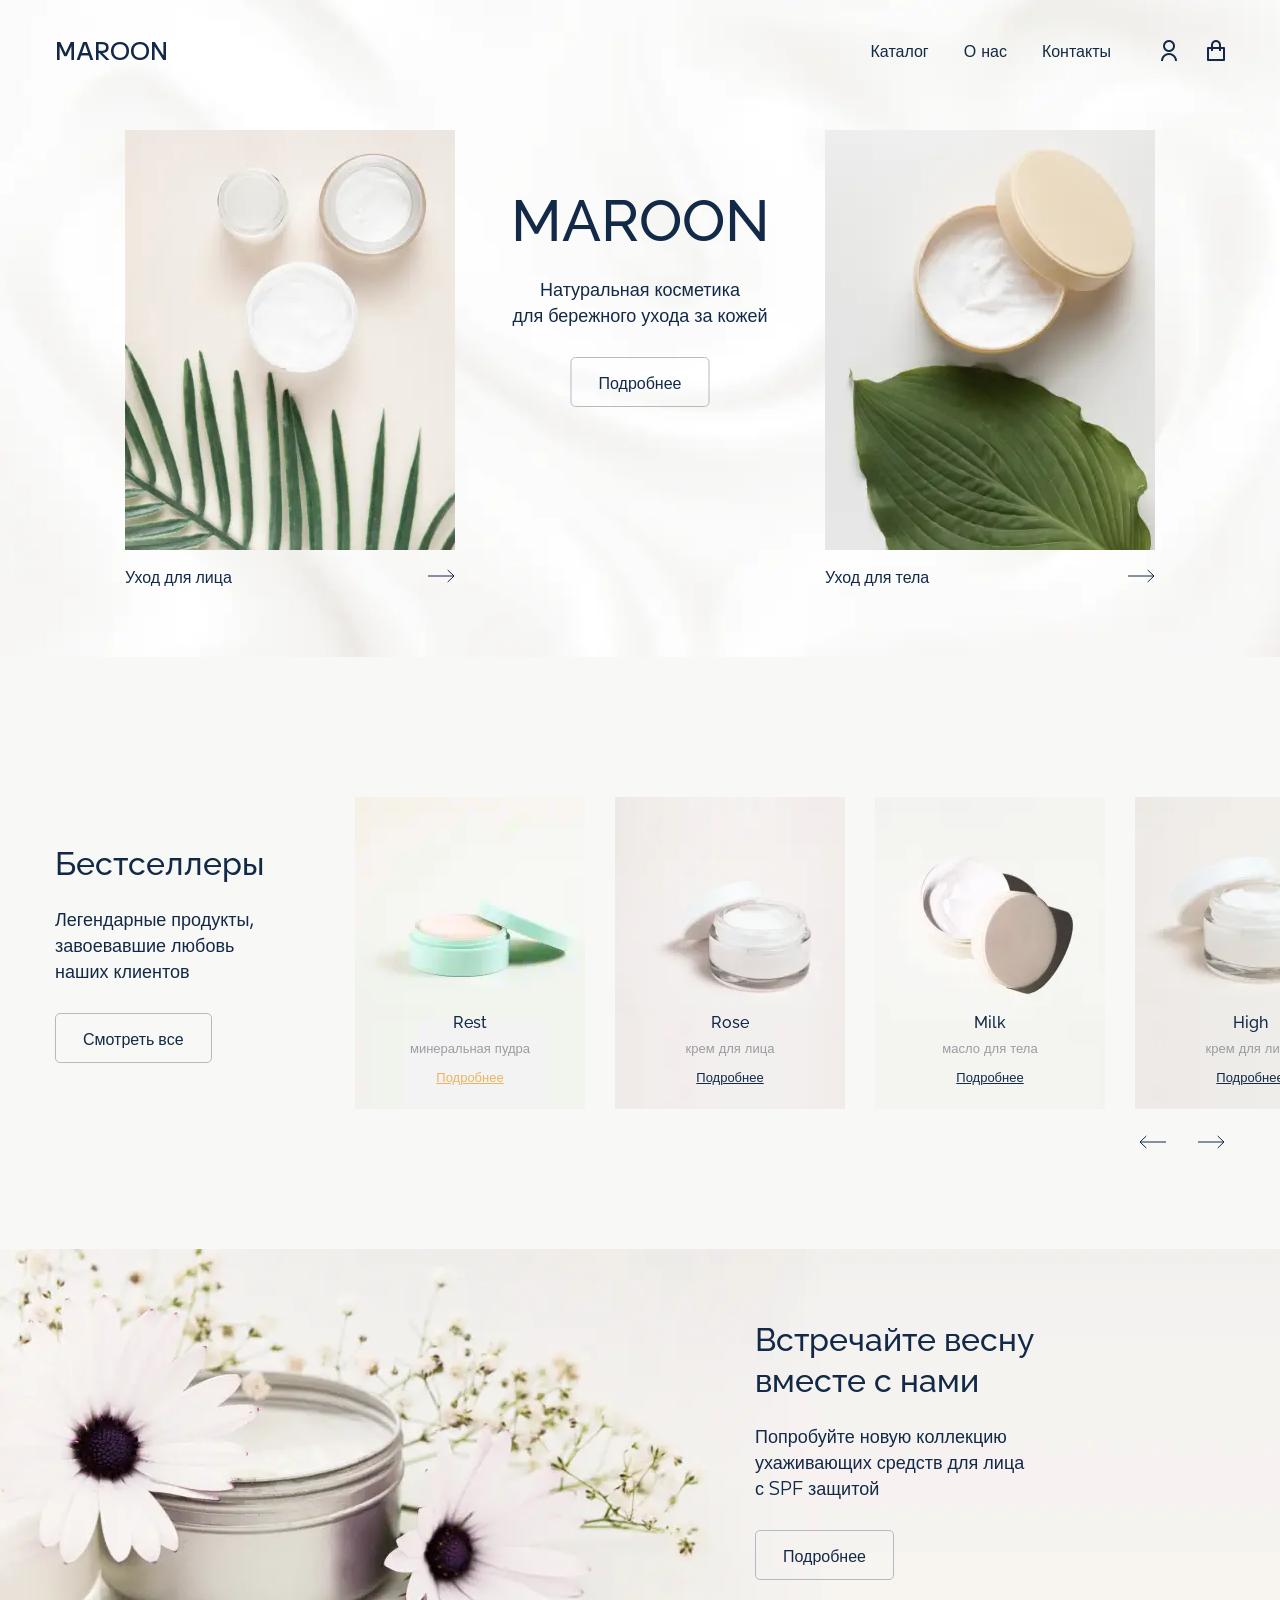
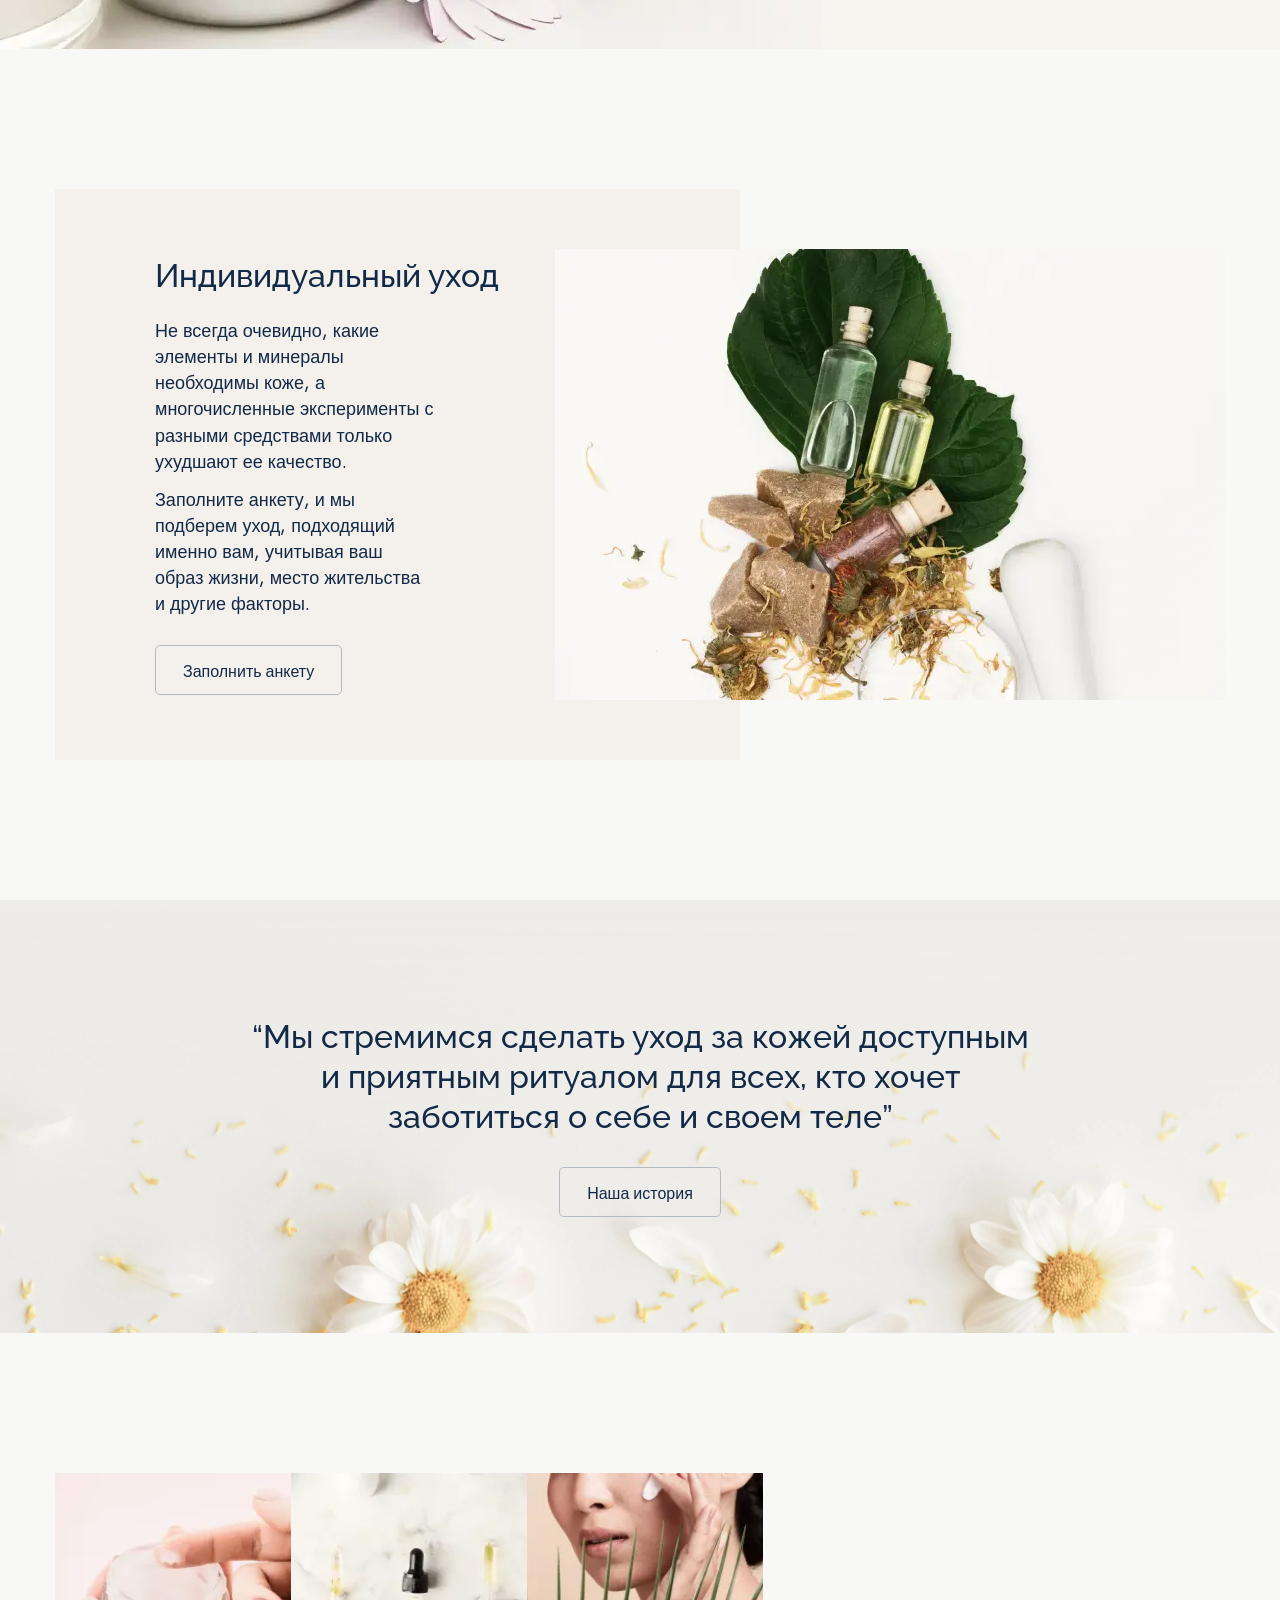
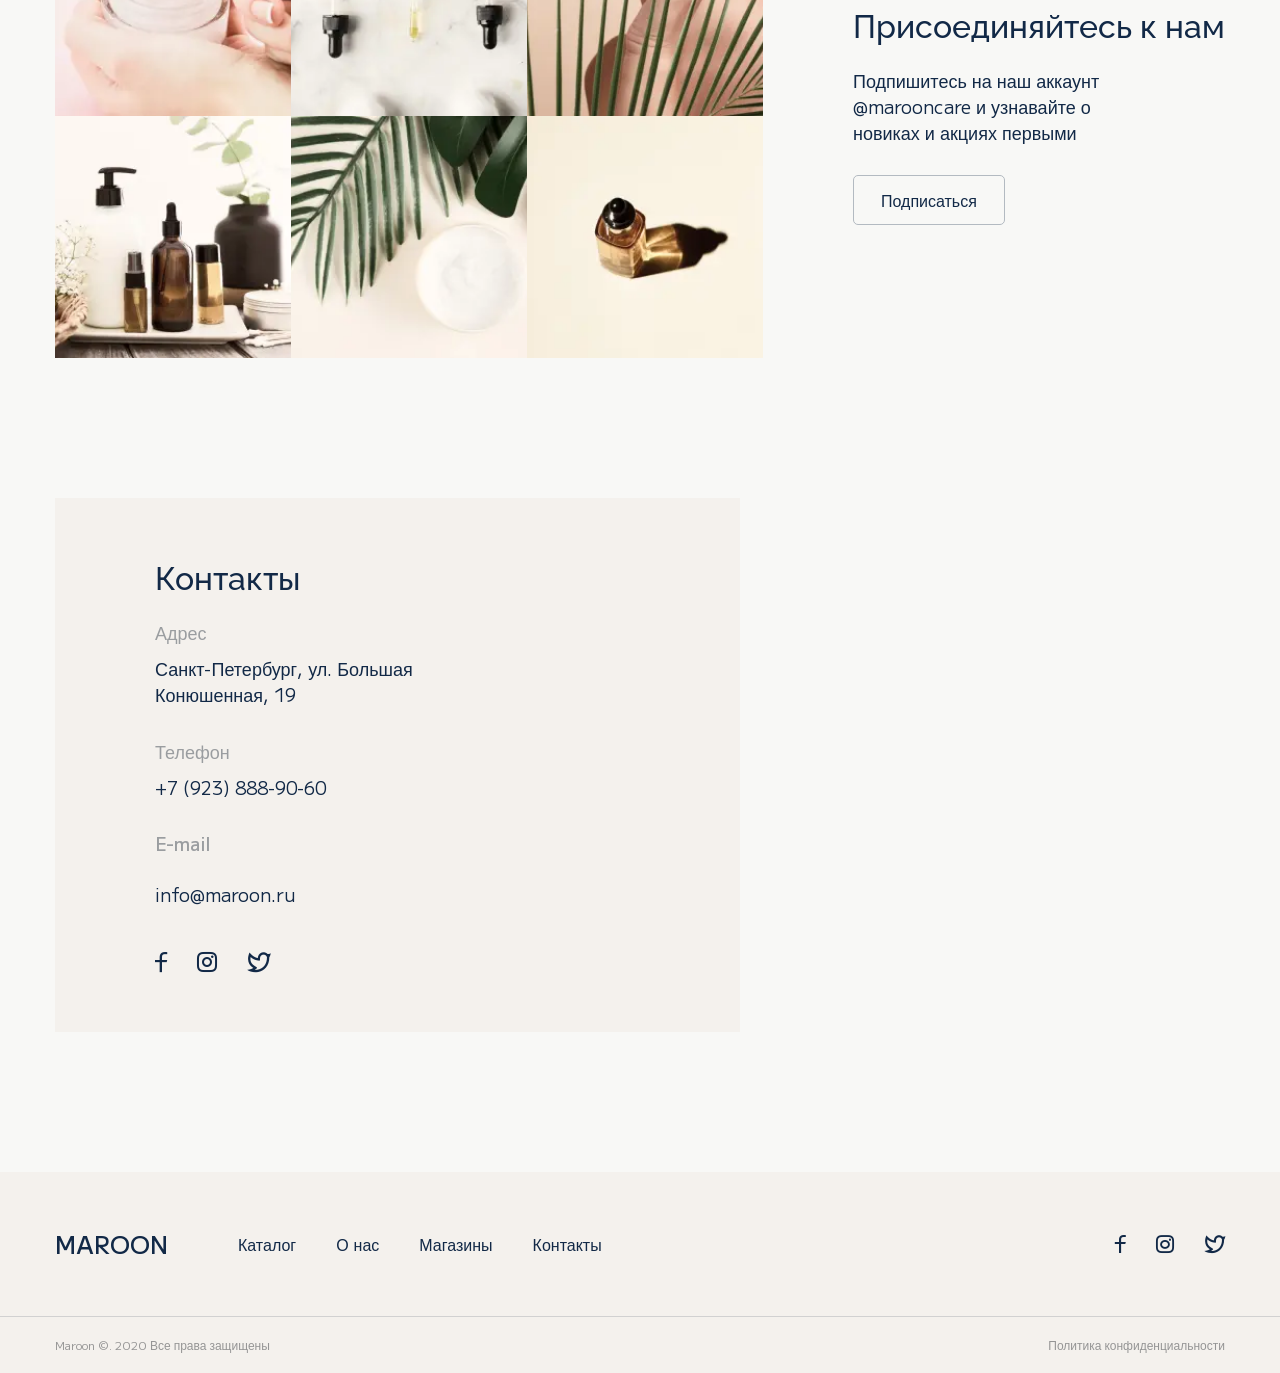
<file: home.html>
<!DOCTYPE html>
<html lang="ru">

<head>
	<title>Главная</title>
	<meta charset="UTF-8">
	<meta name="format-detection" content="telephone=no">
	<!-- <style>body{opacity: 0;}</style> -->
	<link rel="stylesheet" href="css/style.min.css?_v=20260307161531">
	<link rel="shortcut icon" href="favicon.ico">
	<!-- <meta name="robots" content="noindex, nofollow"> -->
	<meta name="viewport" content="width=device-width, initial-scale=1.0">
	<!-- подключение яндекс карт -->
	<script src="https://api-maps.yandex.ru/2.1/?apikey=9f78356f-6188-4ef6-89e3-3fd94a9f7d67&lang=ru_RU&_v=20260307161531"></script>
	</body>
</head>

<body>
	<div class="wrapper">
		<header data-scroll="100" data-scroll-show class="header">
			<div class="header__container">
				<div class="header__body">
					<div class="header__logo logo">
						<a href="#" class="logo__link">
							MAROON
							<svg id="logo-eye1" xmlns="http://www.w3.org/2000/svg" xml:space="preserve" width="12mm" height="10mm" version="1.1" style="
              shape-rendering: geometricPrecision;
              text-rendering: geometricPrecision;
              image-rendering: optimizeQuality;
              fill-rule: evenodd;
              clip-rule: evenodd;
            " viewBox="0 0 21000 29700" xmlns:xlink="http://www.w3.org/1999/xlink" xmlns:xodm="http://www.corel.com/coreldraw/odm/2003">
								<g id="Слой_x0020_1">
									<metadata id="CorelCorpID_0Corel-Layer" />
									<path id="eye-closed-svgrepo-com.svg" class="fil0" d="M9224.68 19165.19c0.43,-342.57 -277.01,-620.66 -619.64,-621.05 -342.63,-0.39 -620.72,277.04 -621.11,619.68l1240.75 1.37zm-1243.21 2141.45c-0.43,342.58 277.01,620.66 619.66,621.05 342.63,0.39 620.71,-277.04 621.1,-619.68l-1240.76 -1.37zm2.46 -2142.82l-2.46 2142.82 1240.76 1.37 2.45 -2142.82 -1240.75 -1.37z" />
									<path id="eye-closed-svgrepo-com.svg_0" class="fil0" d="M6389.34 18893.02c114.2,-322.98 -55.11,-677.43 -378.16,-791.62 -323.04,-114.18 -677.5,55.12 -791.69,378.18l1169.85 413.44zm-1883.97 1606.89c-114.2,322.97 55.11,677.43 378.17,791.62 323.05,114.18 677.49,-55.12 791.68,-378.18l-1169.85 -413.44zm714.12 -2020.33l-714.12 2020.33 1169.85 413.44 714.12 -2020.33 -1169.85 -413.44z" />
									<path id="eye-closed-svgrepo-com.svg_1" class="fil0" d="M3993.96 17820.76c207.78,-272.37 155.35,-661.68 -117.1,-869.44 -272.45,-207.77 -661.75,-155.36 -869.53,117.1l986.63 752.34zm-2286.03 951.55c-207.77,272.37 -155.34,661.68 117.12,869.46 272.45,207.76 661.73,155.34 869.51,-117.11l-986.63 -752.35zm1299.4 -1703.89l-1299.4 1703.89 986.63 752.35 1299.4 -1703.9 -986.63 -752.34z" />
									<path id="eye-closed-svgrepo-com.svg_2" class="fil0" d="M11910.74 18513.99c-110.1,-324.4 -462.43,-498.11 -786.87,-387.95 -324.43,110.17 -498.16,462.47 -387.99,786.92l1174.86 -398.97zm-485.9 2428.02c110.1,324.4 462.42,498.11 786.87,387.95 324.44,-110.17 498.15,-462.47 387.98,-786.92l-1174.85 398.97zm-688.96 -2029.05l688.96 2029.05 1174.85 -398.97 -688.95 -2029.05 -1174.86 398.97z" />
									<path id="eye-closed-svgrepo-com.svg_3" class="fil0" d="M14442.12 16846.94c-217.46,-264.7 -608.42,-302.95 -873.13,-85.4 -264.71,217.54 -302.97,608.48 -85.42,873.2l958.55 -787.8zm401.94 2443.32c217.47,264.7 608.42,302.95 873.15,85.4 264.7,-217.54 302.96,-608.48 85.41,-873.2l-958.56 787.8zm-1360.49 -1655.52l1360.49 1655.52 958.56 -787.8 -1360.5 -1655.52 -958.55 787.8z" />
								</g>
							</svg>
							<svg id="logo-eye2" xmlns="http://www.w3.org/2000/svg" xml:space="preserve" width="12mm" height="10mm" version="1.1" style="
              shape-rendering: geometricPrecision;
              text-rendering: geometricPrecision;
              image-rendering: optimizeQuality;
              fill-rule: evenodd;
              clip-rule: evenodd;
            " viewBox="0 0 21000 29700" xmlns:xlink="http://www.w3.org/1999/xlink" xmlns:xodm="http://www.corel.com/coreldraw/odm/2003">
								<g id="Слой_x0020_1">
									<metadata id="CorelCorpID_0Corel-Layer" />
									<path id="eye-closed-svgrepo-com.svg" class="fil0" d="M9224.68 19165.19c0.43,-342.57 -277.01,-620.66 -619.64,-621.05 -342.63,-0.39 -620.72,277.04 -621.11,619.68l1240.75 1.37zm-1243.21 2141.45c-0.43,342.58 277.01,620.66 619.66,621.05 342.63,0.39 620.71,-277.04 621.1,-619.68l-1240.76 -1.37zm2.46 -2142.82l-2.46 2142.82 1240.76 1.37 2.45 -2142.82 -1240.75 -1.37z" />
									<path id="eye-closed-svgrepo-com.svg_0" class="fil0" d="M6389.34 18893.02c114.2,-322.98 -55.11,-677.43 -378.16,-791.62 -323.04,-114.18 -677.5,55.12 -791.69,378.18l1169.85 413.44zm-1883.97 1606.89c-114.2,322.97 55.11,677.43 378.17,791.62 323.05,114.18 677.49,-55.12 791.68,-378.18l-1169.85 -413.44zm714.12 -2020.33l-714.12 2020.33 1169.85 413.44 714.12 -2020.33 -1169.85 -413.44z" />
									<path id="eye-closed-svgrepo-com.svg_1" class="fil0" d="M3993.96 17820.76c207.78,-272.37 155.35,-661.68 -117.1,-869.44 -272.45,-207.77 -661.75,-155.36 -869.53,117.1l986.63 752.34zm-2286.03 951.55c-207.77,272.37 -155.34,661.68 117.12,869.46 272.45,207.76 661.73,155.34 869.51,-117.11l-986.63 -752.35zm1299.4 -1703.89l-1299.4 1703.89 986.63 752.35 1299.4 -1703.9 -986.63 -752.34z" />
									<path id="eye-closed-svgrepo-com.svg_2" class="fil0" d="M11910.74 18513.99c-110.1,-324.4 -462.43,-498.11 -786.87,-387.95 -324.43,110.17 -498.16,462.47 -387.99,786.92l1174.86 -398.97zm-485.9 2428.02c110.1,324.4 462.42,498.11 786.87,387.95 324.44,-110.17 498.15,-462.47 387.98,-786.92l-1174.85 398.97zm-688.96 -2029.05l688.96 2029.05 1174.85 -398.97 -688.95 -2029.05 -1174.86 398.97z" />
									<path id="eye-closed-svgrepo-com.svg_3" class="fil0" d="M14442.12 16846.94c-217.46,-264.7 -608.42,-302.95 -873.13,-85.4 -264.71,217.54 -302.97,608.48 -85.42,873.2l958.55 -787.8zm401.94 2443.32c217.47,264.7 608.42,302.95 873.15,85.4 264.7,-217.54 302.96,-608.48 85.41,-873.2l-958.56 787.8zm-1360.49 -1655.52l1360.49 1655.52 958.56 -787.8 -1360.5 -1655.52 -958.55 787.8z" />
								</g>
							</svg>
						</a>
					</div>
					<div class="header__menu menu">
						<button type="button" class="menu__icon icon-menu">
							<span></span>
						</button>
						<nav class="menu__body">
							<ul class="menu__list">
								<li class="menu__item">
									<a href="" class="menu__link">Каталог</a>
								</li>
								<li class="menu__item"><a href="" class="menu__link">О нас</a></li>
								<li class="menu__item">
									<a href="" class="menu__link">Контакты</a>
								</li>
							</ul>
						</nav>
						<div data-da=".menu__list,767.98" class="menu__socials">
							<a href="#" class="menu__socials-link _icon-facebook"></a>
							<a href="#" class="menu__socials-link _icon-instagram"></a>
							<a href="#" class="menu__socials-link _icon-twitter"></a>
						</div>
					</div>
					<div class="header__actions actions-header">
						<a href="#" class="actions-header__item actions-header__user _icon-user _hover-effect"></a>
						<div data-cart class="actions-header__item actions-header__cart cart-header _hover-effect">
							<a data-cart-icon href="#" class="cart-header__icon cart-icon _icon-cart">
								<!-- <span>1</span> -->
							</a>
							<div class="cart-header__body">
								<ul class="cart-header__list cart-list"></ul>
							</div>
						</div>
					</div>
				</div>
			</div>
		</header>

		<main class="page">
			<section class="page__hero hero">
				<div class="hero__container">
					<div class="hero__body">
						<a href="#" class="hero__card card-hero">
							<div class="card-hero__img-ibg">
								<picture><source srcset="img/hero/hero_img01.webp" type="image/webp"><img src="img/hero/hero_img01.jpg" alt="" /></picture>
							</div>
							<div class="card-hero__text">
								<span>Уход для лица</span>
								<svg width="27" height="14" viewBox="0 0 27 14" fill="none" xmlns="http://www.w3.org/2000/svg">
									<path d="M0 7H26M26 7L19.697 1M26 7L19.697 13" stroke="#122947" />
								</svg>
							</div>
						</a>
						<div class="hero__content content-block content-block--centered">
							<div class="h3 content-block__title title title--h1">
								MAROON
							</div>
							<div class="content-block__text">
								Натуральная косметика<br />
								для бережного ухода за кожей
							</div>
							<a href="" class="content-block__button button">Подробнее</a>
						</div>
						<a href="#" class="hero__card card-hero">
							<div class="card-hero__img-ibg">
								<picture><source srcset="img/hero/hero_img02.webp" type="image/webp"><img src="img/hero/hero_img02.jpg" alt="" /></picture>
							</div>
							<div class="card-hero__text">
								<span>Уход для тела</span>
								<svg width="27" height="14" viewBox="0 0 27 14" fill="none" xmlns="http://www.w3.org/2000/svg">
									<path d="M0 7H26M26 7L19.697 1M26 7L19.697 13" stroke="#122947" />
								</svg>
							</div>
						</a>
					</div>
				</div>
				<!-- <picture><source srcset="img/hero/bg.webp" type="image/webp"><img src="img/hero/bg.jpg" alt="bg" class="hero__bg" /></picture> -->
			</section>
			<section class="page__hit hit">
				<div class="hit__container">
					<div class="hit__content content-block">
						<h3 class="content-block__title title">Бестселлеры</h3>
						<div class="content-block__text">
							Легендарные продукты, завоевавшие любовь наших клиентов
						</div>
						<a data-da=".hit__container,767.98" href="#" class="hit__content-button content-block__button button">Смотреть все</a>
					</div>
					<div class="hit__slider swiper">
						<div class="hit__wrapper swiper-wrapper">
							<a href="#" class="hit__slide slide-hit swiper-slide">
								<span class="slide-hit__image">
									<picture><source srcset="img/hit/slide-02.webp" type="image/webp"><img src="img/hit/slide-02.jpg" alt="слайд-1" /></picture>
								</span>
								<span class="slide-hit__content">
									<h4 class="slide-hit__title">Rest</h4>
									<span class="slide-hit__text">минеральная пудра</span>
									<span class="slide-hit__link">Подробнее</span>
								</span>
							</a>
							<a href="#" class="hit__slide slide-hit swiper-slide">
								<span class="slide-hit__image">
									<picture><source srcset="img/hit/slide-03.webp" type="image/webp"><img src="img/hit/slide-03.jpg" alt="слайд-1" /></picture>
								</span>
								<span class="slide-hit__content">
									<h4 class="slide-hit__title">Rose</h4>
									<span class="slide-hit__text">крем для лица</span>
									<span class="slide-hit__link">Подробнее</span>
								</span>
							</a>
							<a href="#" class="hit__slide slide-hit swiper-slide">
								<span class="slide-hit__image">
									<picture><source srcset="img/hit/slide-04.webp" type="image/webp"><img src="img/hit/slide-04.jpg" alt="слайд-1" /></picture>
								</span>
								<span class="slide-hit__content">
									<h4 class="slide-hit__title">Milk</h4>
									<span class="slide-hit__text">масло для тела</span>
									<span class="slide-hit__link">Подробнее</span>
								</span>
							</a>
							<a href="#" class="hit__slide slide-hit swiper-slide">
								<span class="slide-hit__image">
									<picture><source srcset="img/hit/slide-01.webp" type="image/webp"><img src="img/hit/slide-01.jpg" alt="слайд-1" /></picture>
								</span>
								<span class="slide-hit__content">
									<h4 class="slide-hit__title">High</h4>
									<span class="slide-hit__text">крем для лица</span>
									<span class="slide-hit__link">Подробнее</span>
								</span>
							</a>
							<a href="#" class="hit__slide slide-hit swiper-slide">
								<span class="slide-hit__image">
									<picture><source srcset="img/hit/slide-04.webp" type="image/webp"><img src="img/hit/slide-04.jpg" alt="слайд-1" /></picture>
								</span>
								<span class="slide-hit__content">
									<h4 class="slide-hit__title">Milk</h4>
									<span class="slide-hit__text">масло для тела</span>
									<span class="slide-hit__link">Подробнее</span>
								</span>
							</a>
							<a href="#" class="hit__slide slide-hit swiper-slide">
								<span class="slide-hit__image">
									<picture><source srcset="img/hit/slide-01.webp" type="image/webp"><img src="img/hit/slide-01.jpg" alt="слайд-1" /></picture>
								</span>
								<span class="slide-hit__content">
									<h4 class="slide-hit__title">High</h4>
									<span class="slide-hit__text">крем для лица</span>
									<span class="slide-hit__link">Подробнее</span>
								</span>
							</a>
						</div>
					</div>
					<div class="hit__slider-controls">
						<svg class="hit__slider-arrow hit__slider-arrow--left" width="27" height="14" viewBox="0 0 27 14" fill="none" xmlns="http://www.w3.org/2000/svg">
							<path d="M27 7H0.999999M0.999999 7L7.30303 1M0.999999 7L7.30303 13" stroke="#122947" />
						</svg>
						<svg class="hit__slider-arrow hit__slider-arrow--right" width="27" height="14" viewBox="0 0 27 14" fill="none" xmlns="http://www.w3.org/2000/svg">
							<path d="M0 7H26M26 7L19.697 1M26 7L19.697 13" stroke="#122947" />
						</svg>
					</div>
				</div>
			</section>
			<div class="banner">
				<div class="banner__container">
					<div class="banner__content content-block">
						<h3 class="content-block__title title">
							Встречайте весну вместе с нами
						</h3>
						<div class="content-block__text">
							Попробуйте новую коллекцию ухаживающих средств для лица с SPF
							защитой
						</div>
						<a href="" class="content-block__button button">Подробнее</a>
					</div>
				</div>
			</div>
			<section class="page__personal personal">
				<div class="personal__container">
					<div class="personal__content content-block">
						<h3 class="content-block__title title">Индивидуальный уход</h3>
						<div class="content-block__text">
							<p>
								Не всегда очевидно, какие элементы и минералы необходимы коже,
								а многочисленные эксперименты с разными средствами только
								ухудшают ее качество.
							</p>
							<p>
								Заполните анкету, и мы подберем уход, подходящий именно вам,
								учитывая ваш образ жизни, место жительства и другие факторы.
							</p>
						</div>
						<a href="" class="content-block__button button">Заполнить анкету</a>
					</div>
					<div class="personal__image">
						<picture><source srcset="img/personal/personal-01.webp" type="image/webp"><img src="img/personal/personal-01.jpg" alt="изображение" /></picture>
					</div>
				</div>
			</section>
			<div class="slogan">
				<div class="slogan__container">
					<div class="slogan__content content-block">
						<div class="content-block__text">
							“Мы стремимся сделать уход за кожей доступным и приятным
							ритуалом для всех, кто хочет заботиться о себе и своем теле”
						</div>
						<a href="" class="content-block__button button">Наша история</a>
					</div>
				</div>
			</div>
			<div class="page__subscribe subscribe">
				<div class="subscribe__container">
					<div data-gallery class="subscribe__gallery">
						<a href="img/subscribe/gallery-11.jpg" class="subscribe__image">
							<picture><source srcset="img/subscribe/gallery-01.webp" type="image/webp"><img src="img/subscribe/gallery-01.jpg" alt="фото-1" /></picture>
						</a>
						<a href="img/subscribe/gallery-22.jpg" class="subscribe__image">
							<picture><source srcset="img/subscribe/gallery-02.webp" type="image/webp"><img src="img/subscribe/gallery-02.jpg" alt="фото-2" /></picture>
						</a>
						<a href="img/subscribe/gallery-33.jpg" class="subscribe__image">
							<picture><source srcset="img/subscribe/gallery-03.webp" type="image/webp"><img src="img/subscribe/gallery-03.jpg" alt="фото-3" /></picture>
						</a>
						<a href="img/subscribe/gallery-44.jpg" class="subscribe__image">
							<picture><source srcset="img/subscribe/gallery-04.webp" type="image/webp"><img src="img/subscribe/gallery-04.jpg" alt="фото-4" /></picture>
						</a>
						<a href="img/subscribe/gallery-55.jpg" class="subscribe__image">
							<picture><source srcset="img/subscribe/gallery-05.webp" type="image/webp"><img src="img/subscribe/gallery-05.jpg" alt="фото-5" /></picture>
						</a>
						<a href="img/subscribe/gallery-66.jpg" class="subscribe__image">
							<picture><source srcset="img/subscribe/gallery-06.webp" type="image/webp"><img src="img/subscribe/gallery-06.jpg" alt="фото-6" /></picture>
						</a>
					</div>
					<div class="subscribe__content content-block">
						<h3 class="content-block__title title">Присоединяйтесь к нам</h3>
						<div class="content-block__text">
							Подпишитесь на наш аккаунт @marooncare и узнавайте о новиках и акциях
							первыми
						</div>
						<a href="" class="content-block__button button">Подписаться</a>
					</div>
				</div>
			</div>

			<div class="page__contacts contacts">
				<div class="contacts__container">
					<div class="contacts__content content-block">
						<h3 class="content-block__title title">Контакты</h3>
						<div class="content-block__text">
							<h5 class="content-block__subtitle">Адрес</h5>
							<span>Санкт-Петербург, ул. Большая Конюшенная, 19</span>
						</div>
						<div class="content-block__text">
							<h5 class="content-block__subtitle">Телефон</h5>
							<a href="tel:+79238889060">+7 (923) 888-90-60</ф>
						</div>
						<div class="content-block__text">
							<h5 class="content-block__subtitle">E-mail</h5>
							<a href="mailto:nfo@maroon.ru">info@maroon.ru</a>
						</div>
						<div class="content-block__socials">
							<a href="" class="content-block__link _icon-facebook"></a>
							<a href="" class="content-block__link _icon-instagram"></a>
							<a href="" class="content-block__link _icon-twitter"></a>
						</div>
					</div>
					<div id="map" class="contacts__location ymap"></div>
				</div>
				<!-- <div id="map" class="body-contacts__map ymap"></div> -->
			</div>

		</main>
		<footer class="footer">
			<div class="footer__container">
				<div class="footer__top">
					<div class="footer__logo logo">
						<a href="#" class="logo__link">
							MAROON
							<svg id="logo-eye1" xmlns="http://www.w3.org/2000/svg" xml:space="preserve" width="12mm" height="10mm" version="1.1" style="
              shape-rendering: geometricPrecision;
              text-rendering: geometricPrecision;
              image-rendering: optimizeQuality;
              fill-rule: evenodd;
              clip-rule: evenodd;
            " viewBox="0 0 21000 29700" xmlns:xlink="http://www.w3.org/1999/xlink" xmlns:xodm="http://www.corel.com/coreldraw/odm/2003">
								<g id="Слой_x0020_1">
									<metadata id="CorelCorpID_0Corel-Layer" />
									<path id="eye-closed-svgrepo-com.svg" class="fil0" d="M9224.68 19165.19c0.43,-342.57 -277.01,-620.66 -619.64,-621.05 -342.63,-0.39 -620.72,277.04 -621.11,619.68l1240.75 1.37zm-1243.21 2141.45c-0.43,342.58 277.01,620.66 619.66,621.05 342.63,0.39 620.71,-277.04 621.1,-619.68l-1240.76 -1.37zm2.46 -2142.82l-2.46 2142.82 1240.76 1.37 2.45 -2142.82 -1240.75 -1.37z" />
									<path id="eye-closed-svgrepo-com.svg_0" class="fil0" d="M6389.34 18893.02c114.2,-322.98 -55.11,-677.43 -378.16,-791.62 -323.04,-114.18 -677.5,55.12 -791.69,378.18l1169.85 413.44zm-1883.97 1606.89c-114.2,322.97 55.11,677.43 378.17,791.62 323.05,114.18 677.49,-55.12 791.68,-378.18l-1169.85 -413.44zm714.12 -2020.33l-714.12 2020.33 1169.85 413.44 714.12 -2020.33 -1169.85 -413.44z" />
									<path id="eye-closed-svgrepo-com.svg_1" class="fil0" d="M3993.96 17820.76c207.78,-272.37 155.35,-661.68 -117.1,-869.44 -272.45,-207.77 -661.75,-155.36 -869.53,117.1l986.63 752.34zm-2286.03 951.55c-207.77,272.37 -155.34,661.68 117.12,869.46 272.45,207.76 661.73,155.34 869.51,-117.11l-986.63 -752.35zm1299.4 -1703.89l-1299.4 1703.89 986.63 752.35 1299.4 -1703.9 -986.63 -752.34z" />
									<path id="eye-closed-svgrepo-com.svg_2" class="fil0" d="M11910.74 18513.99c-110.1,-324.4 -462.43,-498.11 -786.87,-387.95 -324.43,110.17 -498.16,462.47 -387.99,786.92l1174.86 -398.97zm-485.9 2428.02c110.1,324.4 462.42,498.11 786.87,387.95 324.44,-110.17 498.15,-462.47 387.98,-786.92l-1174.85 398.97zm-688.96 -2029.05l688.96 2029.05 1174.85 -398.97 -688.95 -2029.05 -1174.86 398.97z" />
									<path id="eye-closed-svgrepo-com.svg_3" class="fil0" d="M14442.12 16846.94c-217.46,-264.7 -608.42,-302.95 -873.13,-85.4 -264.71,217.54 -302.97,608.48 -85.42,873.2l958.55 -787.8zm401.94 2443.32c217.47,264.7 608.42,302.95 873.15,85.4 264.7,-217.54 302.96,-608.48 85.41,-873.2l-958.56 787.8zm-1360.49 -1655.52l1360.49 1655.52 958.56 -787.8 -1360.5 -1655.52 -958.55 787.8z" />
								</g>
							</svg>
							<svg id="logo-eye2" xmlns="http://www.w3.org/2000/svg" xml:space="preserve" width="12mm" height="10mm" version="1.1" style="
              shape-rendering: geometricPrecision;
              text-rendering: geometricPrecision;
              image-rendering: optimizeQuality;
              fill-rule: evenodd;
              clip-rule: evenodd;
            " viewBox="0 0 21000 29700" xmlns:xlink="http://www.w3.org/1999/xlink" xmlns:xodm="http://www.corel.com/coreldraw/odm/2003">
								<g id="Слой_x0020_1">
									<metadata id="CorelCorpID_0Corel-Layer" />
									<path id="eye-closed-svgrepo-com.svg" class="fil0" d="M9224.68 19165.19c0.43,-342.57 -277.01,-620.66 -619.64,-621.05 -342.63,-0.39 -620.72,277.04 -621.11,619.68l1240.75 1.37zm-1243.21 2141.45c-0.43,342.58 277.01,620.66 619.66,621.05 342.63,0.39 620.71,-277.04 621.1,-619.68l-1240.76 -1.37zm2.46 -2142.82l-2.46 2142.82 1240.76 1.37 2.45 -2142.82 -1240.75 -1.37z" />
									<path id="eye-closed-svgrepo-com.svg_0" class="fil0" d="M6389.34 18893.02c114.2,-322.98 -55.11,-677.43 -378.16,-791.62 -323.04,-114.18 -677.5,55.12 -791.69,378.18l1169.85 413.44zm-1883.97 1606.89c-114.2,322.97 55.11,677.43 378.17,791.62 323.05,114.18 677.49,-55.12 791.68,-378.18l-1169.85 -413.44zm714.12 -2020.33l-714.12 2020.33 1169.85 413.44 714.12 -2020.33 -1169.85 -413.44z" />
									<path id="eye-closed-svgrepo-com.svg_1" class="fil0" d="M3993.96 17820.76c207.78,-272.37 155.35,-661.68 -117.1,-869.44 -272.45,-207.77 -661.75,-155.36 -869.53,117.1l986.63 752.34zm-2286.03 951.55c-207.77,272.37 -155.34,661.68 117.12,869.46 272.45,207.76 661.73,155.34 869.51,-117.11l-986.63 -752.35zm1299.4 -1703.89l-1299.4 1703.89 986.63 752.35 1299.4 -1703.9 -986.63 -752.34z" />
									<path id="eye-closed-svgrepo-com.svg_2" class="fil0" d="M11910.74 18513.99c-110.1,-324.4 -462.43,-498.11 -786.87,-387.95 -324.43,110.17 -498.16,462.47 -387.99,786.92l1174.86 -398.97zm-485.9 2428.02c110.1,324.4 462.42,498.11 786.87,387.95 324.44,-110.17 498.15,-462.47 387.98,-786.92l-1174.85 398.97zm-688.96 -2029.05l688.96 2029.05 1174.85 -398.97 -688.95 -2029.05 -1174.86 398.97z" />
									<path id="eye-closed-svgrepo-com.svg_3" class="fil0" d="M14442.12 16846.94c-217.46,-264.7 -608.42,-302.95 -873.13,-85.4 -264.71,217.54 -302.97,608.48 -85.42,873.2l958.55 -787.8zm401.94 2443.32c217.47,264.7 608.42,302.95 873.15,85.4 264.7,-217.54 302.96,-608.48 85.41,-873.2l-958.56 787.8zm-1360.49 -1655.52l1360.49 1655.52 958.56 -787.8 -1360.5 -1655.52 -958.55 787.8z" />
								</g>
							</svg>
						</a>
					</div>
					<nav class="footer__menu menu-footer">
						<ul class="menu-footer__list">
							<li class="menu-footer__item">
								<a href="" class="menu-footer__link">Каталог</a>
							</li>
							<li class="menu-footer__item">
								<a href="" class="menu-footer__link">О нас</a>
							</li>
							<li class="menu-footer__item">
								<a href="" class="menu-footer__link">Магазины</a>
							</li>
							<li class="menu-footer__item">
								<a href="" class="menu-footer__link">Контакты</a>
							</li>
						</ul>
					</nav>
					<div class="footer__socials">
						<a href="#" class="footer__socials-link _icon-facebook"></a>
						<a href="#" class="footer__socials-link _icon-instagram"></a>
						<a href="#" class="footer__socials-link _icon-twitter"></a>
					</div>
				</div>
			</div>
			<div class="footer__divider"></div>
			<div class="footer__container">
				<div class="footer__bottom">
					<div class="footer__copy">
						<span>Maroon</span>
						<span>&copy;.</span>
						<span>2020 Все права защищены</span>
					</div>
					<a href="#" class="footer__policy">Политика конфиденциальности</a>
				</div>
			</div>
		</footer>

	</div>
	<!-- 
<div id="popup" aria-hidden="true" class="popup">
	<div class="popup__wrapper">
		<div class="popup__content">
			<button data-close type="button" class="popup__close">Закрыть</button>
			<div class="popup__text">
			</div>
		</div>
	</div>
</div>
 -->
	<!-- <a data-goto=".header" data-goto-up href="#" class="pageup">
    <svg width="800px" height="800px" viewBox="0 0 24 24" fill="none" xmlns="http://www.w3.org/2000/svg">
        <path d="M21 12C21 16.9706 16.9706 21 12 21C7.02944 21 3 16.9706 3 12C3 7.02944 7.02944 3 12 3C16.9706 3 21 7.02944 21 12Z" stroke="#323232" stroke-width="2"/>
        <path d="M12 8L12 16" stroke="#323232" stroke-width="2" stroke-linecap="round" stroke-linejoin="round"/>
        <path d="M15 11L12.087 8.08704V8.08704C12.039 8.03897 11.961 8.03897 11.913 8.08704V8.08704L9 11" stroke="#323232" stroke-width="2" stroke-linecap="round" stroke-linejoin="round"/>
    </svg>
</a> -->
	<script src="js/app.min.js?_v=20260307161531"></script>

</body>

</html>

<!-- <div class="content-block">
  <h3 class=" content-block__title title">Бестселлеры</h3>
  <div class="content-block__text">
    Легендарные продукты, завоевавшие любовь наших клиентов
  </div>
  <a href="" class="content-block__button button">Смотреть все</a>
</div> -->

<!-- SALE -->
<!-- <div class="card-label card-label--sale">
  <svg
    xmlns="http://www.w3.org/2000/svg"
    width="16"
    height="16"
    viewBox="0 0 16 16"
    class="b10-b1 b10-b2"
    style="color: rgb(151, 50, 50)"
  >
    <path
      fill="currentColor"
      d="M8 2.065c-2-.643-.667 3.71-2 3.71-.667 0-.806-1.258-1.339-1.258C3.994 4.517 2 6.56 2 9.13 2 11.474 3.333 14 6 14c.667 0 1-.212.625-.62-1.875-2.044-1.358-4.042-.63-3.808.94.302 1.823 1.779 2.557-1.35.186-.847.653-.622 1.266 0 .921.932 1.402 2.94-.36 5.157-.291.367.209.621 1.021.621C12.23 14 14 12.106 14 9.13c0-4.004-4-6.423-6-7.065"
    ></path>
  </svg>
  <span>Распродажа</span>
</div> -->
</file>
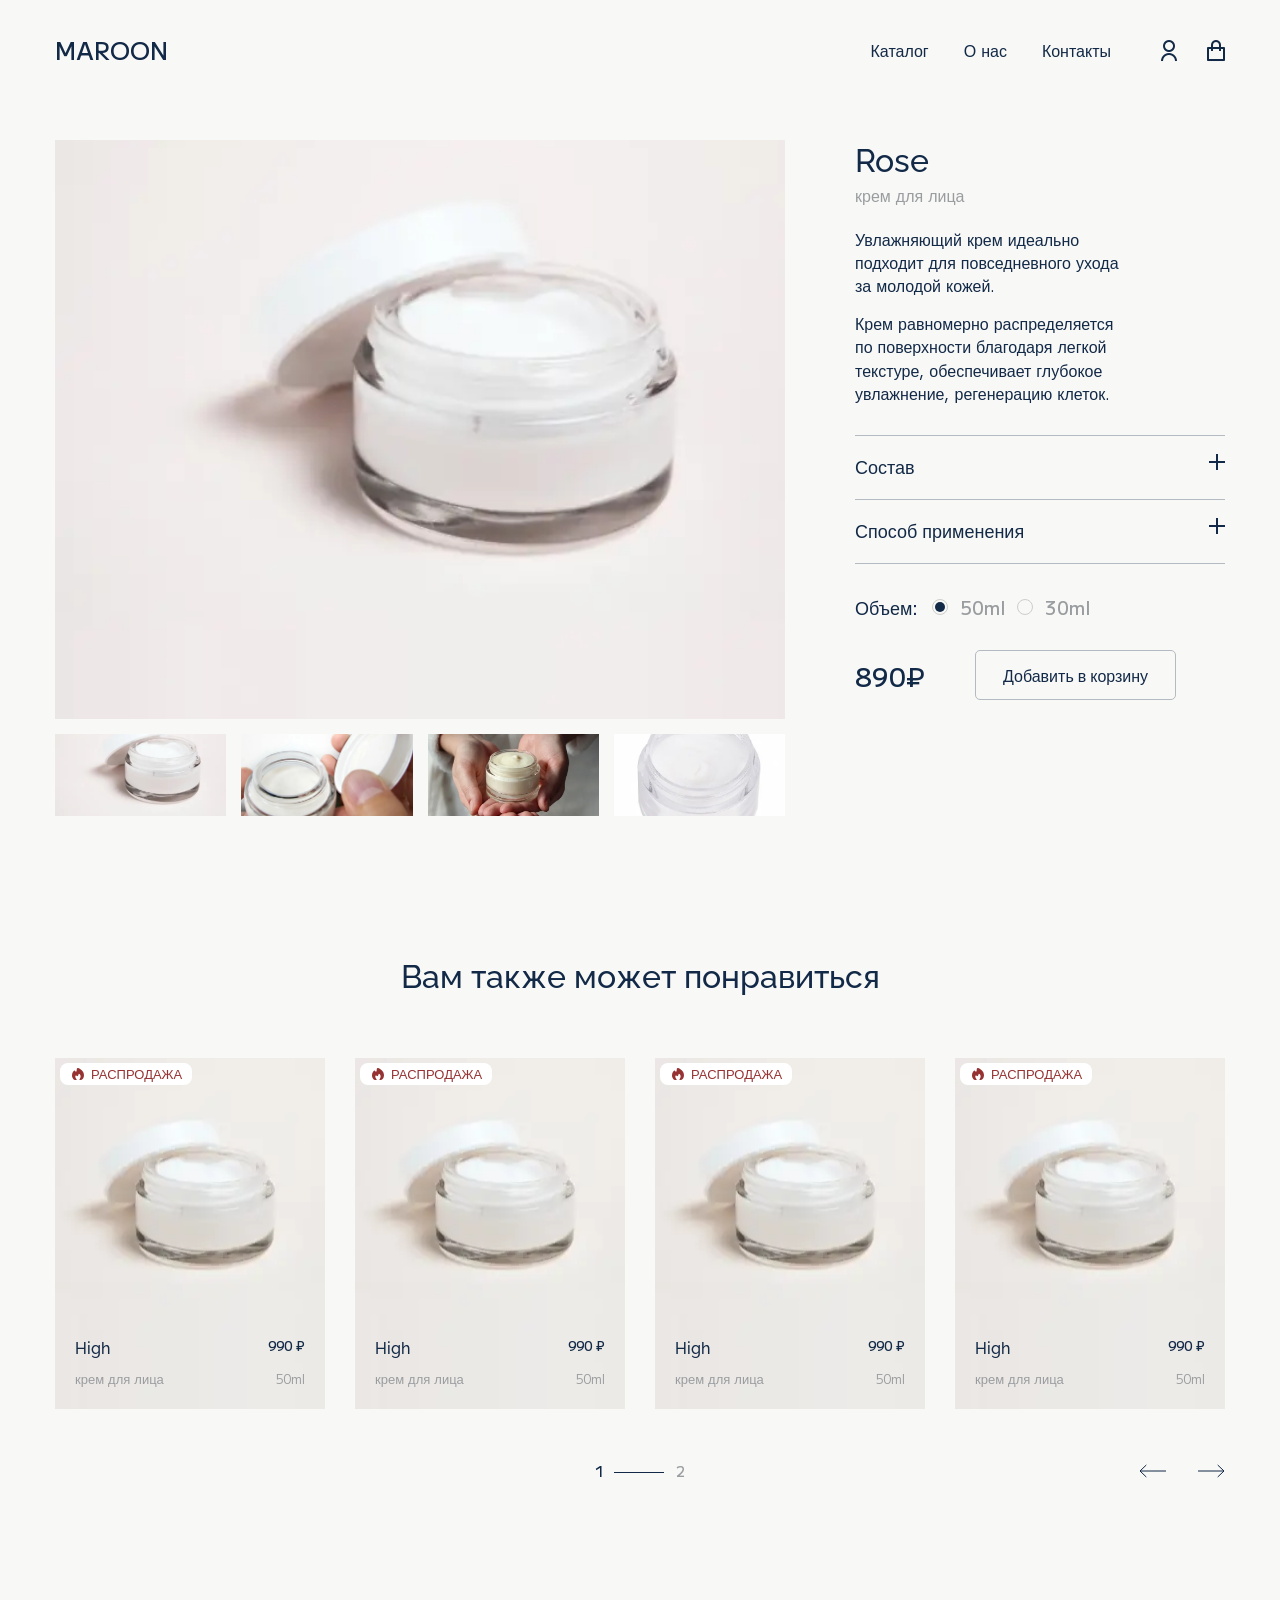
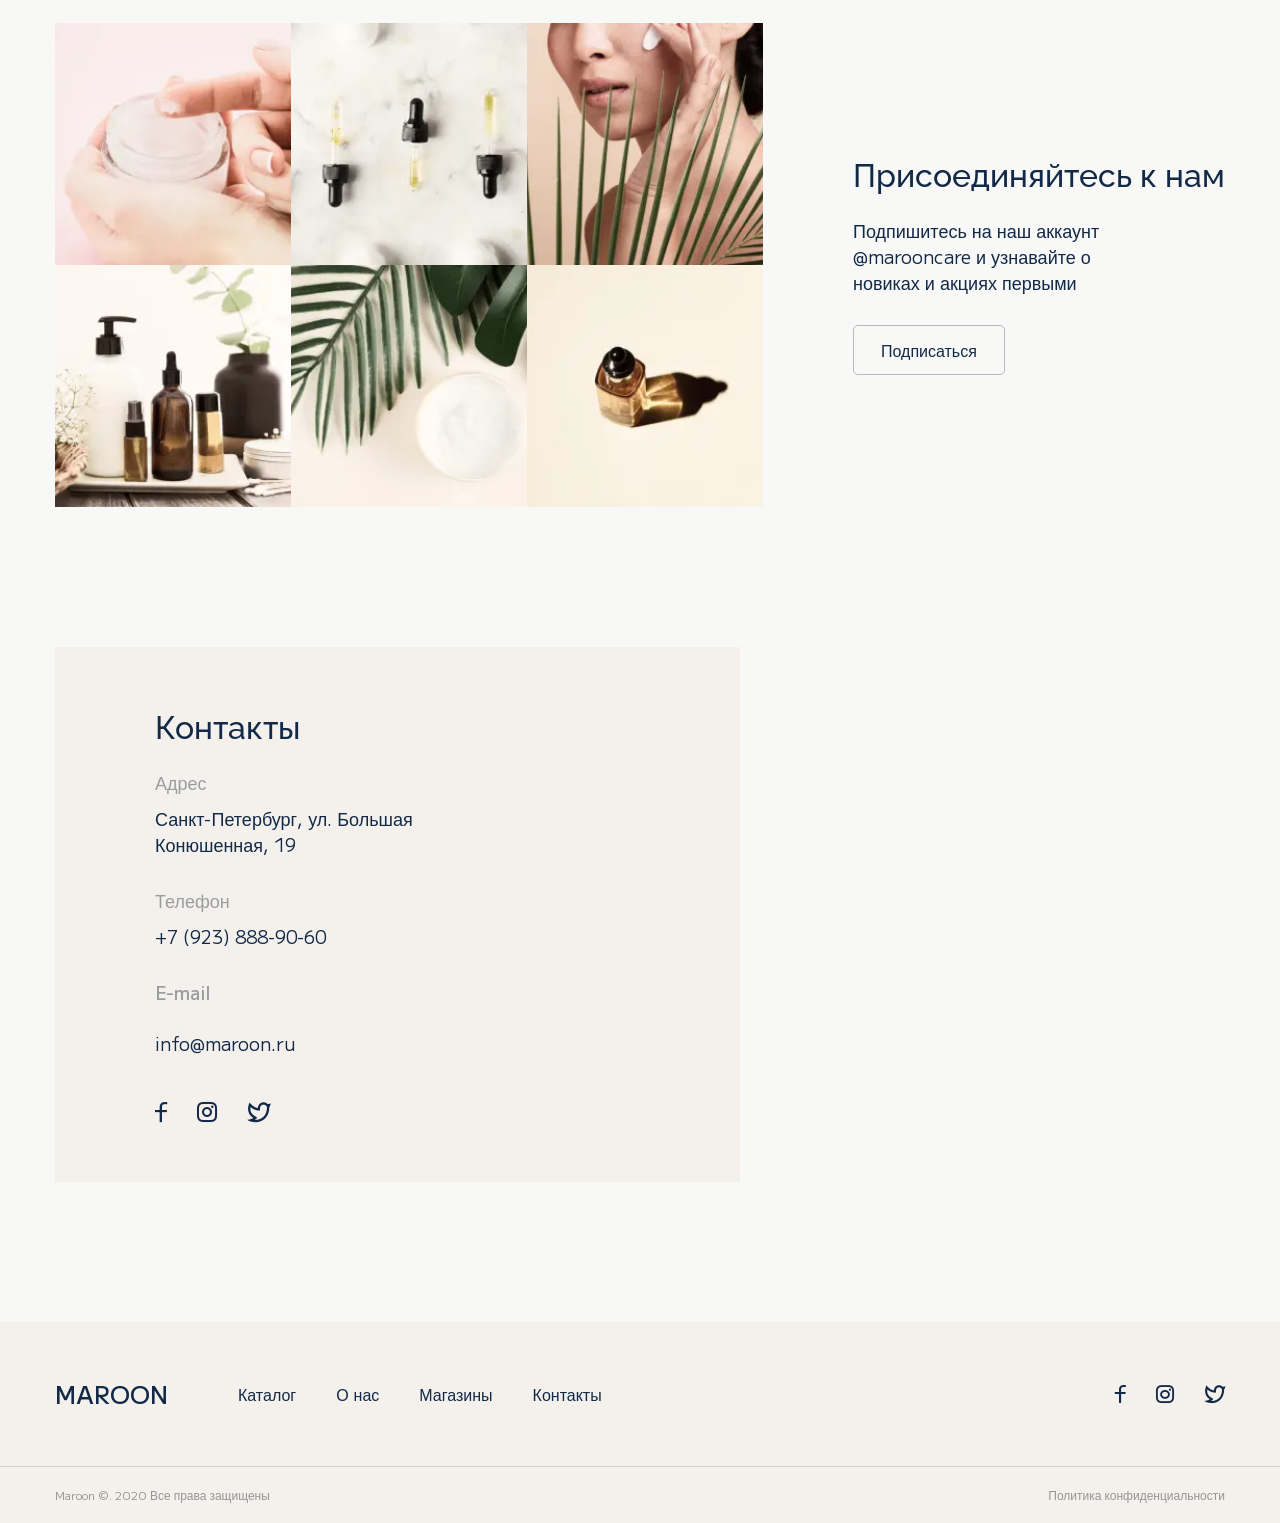
<file: product.html>
<!DOCTYPE html>
<html lang="ru">

<head>
	<title>Продукт</title>
	<meta charset="UTF-8">
	<meta name="format-detection" content="telephone=no">
	<!-- <style>body{opacity: 0;}</style> -->
	<link rel="stylesheet" href="css/style.min.css?_v=20260307161531">
	<link rel="shortcut icon" href="favicon.ico">
	<!-- <meta name="robots" content="noindex, nofollow"> -->
	<meta name="viewport" content="width=device-width, initial-scale=1.0">
	<!-- подключение яндекс карт -->
	<script src="https://api-maps.yandex.ru/2.1/?apikey=9f78356f-6188-4ef6-89e3-3fd94a9f7d67&lang=ru_RU&_v=20260307161531"></script>
	</body>
</head>

<body>
	<div class="wrapper">
		<header data-scroll="100" data-scroll-show class="header">
			<div class="header__container">
				<div class="header__body">
					<div class="header__logo logo">
						<a href="#" class="logo__link">
							MAROON
							<svg id="logo-eye1" xmlns="http://www.w3.org/2000/svg" xml:space="preserve" width="12mm" height="10mm" version="1.1" style="
              shape-rendering: geometricPrecision;
              text-rendering: geometricPrecision;
              image-rendering: optimizeQuality;
              fill-rule: evenodd;
              clip-rule: evenodd;
            " viewBox="0 0 21000 29700" xmlns:xlink="http://www.w3.org/1999/xlink" xmlns:xodm="http://www.corel.com/coreldraw/odm/2003">
								<g id="Слой_x0020_1">
									<metadata id="CorelCorpID_0Corel-Layer" />
									<path id="eye-closed-svgrepo-com.svg" class="fil0" d="M9224.68 19165.19c0.43,-342.57 -277.01,-620.66 -619.64,-621.05 -342.63,-0.39 -620.72,277.04 -621.11,619.68l1240.75 1.37zm-1243.21 2141.45c-0.43,342.58 277.01,620.66 619.66,621.05 342.63,0.39 620.71,-277.04 621.1,-619.68l-1240.76 -1.37zm2.46 -2142.82l-2.46 2142.82 1240.76 1.37 2.45 -2142.82 -1240.75 -1.37z" />
									<path id="eye-closed-svgrepo-com.svg_0" class="fil0" d="M6389.34 18893.02c114.2,-322.98 -55.11,-677.43 -378.16,-791.62 -323.04,-114.18 -677.5,55.12 -791.69,378.18l1169.85 413.44zm-1883.97 1606.89c-114.2,322.97 55.11,677.43 378.17,791.62 323.05,114.18 677.49,-55.12 791.68,-378.18l-1169.85 -413.44zm714.12 -2020.33l-714.12 2020.33 1169.85 413.44 714.12 -2020.33 -1169.85 -413.44z" />
									<path id="eye-closed-svgrepo-com.svg_1" class="fil0" d="M3993.96 17820.76c207.78,-272.37 155.35,-661.68 -117.1,-869.44 -272.45,-207.77 -661.75,-155.36 -869.53,117.1l986.63 752.34zm-2286.03 951.55c-207.77,272.37 -155.34,661.68 117.12,869.46 272.45,207.76 661.73,155.34 869.51,-117.11l-986.63 -752.35zm1299.4 -1703.89l-1299.4 1703.89 986.63 752.35 1299.4 -1703.9 -986.63 -752.34z" />
									<path id="eye-closed-svgrepo-com.svg_2" class="fil0" d="M11910.74 18513.99c-110.1,-324.4 -462.43,-498.11 -786.87,-387.95 -324.43,110.17 -498.16,462.47 -387.99,786.92l1174.86 -398.97zm-485.9 2428.02c110.1,324.4 462.42,498.11 786.87,387.95 324.44,-110.17 498.15,-462.47 387.98,-786.92l-1174.85 398.97zm-688.96 -2029.05l688.96 2029.05 1174.85 -398.97 -688.95 -2029.05 -1174.86 398.97z" />
									<path id="eye-closed-svgrepo-com.svg_3" class="fil0" d="M14442.12 16846.94c-217.46,-264.7 -608.42,-302.95 -873.13,-85.4 -264.71,217.54 -302.97,608.48 -85.42,873.2l958.55 -787.8zm401.94 2443.32c217.47,264.7 608.42,302.95 873.15,85.4 264.7,-217.54 302.96,-608.48 85.41,-873.2l-958.56 787.8zm-1360.49 -1655.52l1360.49 1655.52 958.56 -787.8 -1360.5 -1655.52 -958.55 787.8z" />
								</g>
							</svg>
							<svg id="logo-eye2" xmlns="http://www.w3.org/2000/svg" xml:space="preserve" width="12mm" height="10mm" version="1.1" style="
              shape-rendering: geometricPrecision;
              text-rendering: geometricPrecision;
              image-rendering: optimizeQuality;
              fill-rule: evenodd;
              clip-rule: evenodd;
            " viewBox="0 0 21000 29700" xmlns:xlink="http://www.w3.org/1999/xlink" xmlns:xodm="http://www.corel.com/coreldraw/odm/2003">
								<g id="Слой_x0020_1">
									<metadata id="CorelCorpID_0Corel-Layer" />
									<path id="eye-closed-svgrepo-com.svg" class="fil0" d="M9224.68 19165.19c0.43,-342.57 -277.01,-620.66 -619.64,-621.05 -342.63,-0.39 -620.72,277.04 -621.11,619.68l1240.75 1.37zm-1243.21 2141.45c-0.43,342.58 277.01,620.66 619.66,621.05 342.63,0.39 620.71,-277.04 621.1,-619.68l-1240.76 -1.37zm2.46 -2142.82l-2.46 2142.82 1240.76 1.37 2.45 -2142.82 -1240.75 -1.37z" />
									<path id="eye-closed-svgrepo-com.svg_0" class="fil0" d="M6389.34 18893.02c114.2,-322.98 -55.11,-677.43 -378.16,-791.62 -323.04,-114.18 -677.5,55.12 -791.69,378.18l1169.85 413.44zm-1883.97 1606.89c-114.2,322.97 55.11,677.43 378.17,791.62 323.05,114.18 677.49,-55.12 791.68,-378.18l-1169.85 -413.44zm714.12 -2020.33l-714.12 2020.33 1169.85 413.44 714.12 -2020.33 -1169.85 -413.44z" />
									<path id="eye-closed-svgrepo-com.svg_1" class="fil0" d="M3993.96 17820.76c207.78,-272.37 155.35,-661.68 -117.1,-869.44 -272.45,-207.77 -661.75,-155.36 -869.53,117.1l986.63 752.34zm-2286.03 951.55c-207.77,272.37 -155.34,661.68 117.12,869.46 272.45,207.76 661.73,155.34 869.51,-117.11l-986.63 -752.35zm1299.4 -1703.89l-1299.4 1703.89 986.63 752.35 1299.4 -1703.9 -986.63 -752.34z" />
									<path id="eye-closed-svgrepo-com.svg_2" class="fil0" d="M11910.74 18513.99c-110.1,-324.4 -462.43,-498.11 -786.87,-387.95 -324.43,110.17 -498.16,462.47 -387.99,786.92l1174.86 -398.97zm-485.9 2428.02c110.1,324.4 462.42,498.11 786.87,387.95 324.44,-110.17 498.15,-462.47 387.98,-786.92l-1174.85 398.97zm-688.96 -2029.05l688.96 2029.05 1174.85 -398.97 -688.95 -2029.05 -1174.86 398.97z" />
									<path id="eye-closed-svgrepo-com.svg_3" class="fil0" d="M14442.12 16846.94c-217.46,-264.7 -608.42,-302.95 -873.13,-85.4 -264.71,217.54 -302.97,608.48 -85.42,873.2l958.55 -787.8zm401.94 2443.32c217.47,264.7 608.42,302.95 873.15,85.4 264.7,-217.54 302.96,-608.48 85.41,-873.2l-958.56 787.8zm-1360.49 -1655.52l1360.49 1655.52 958.56 -787.8 -1360.5 -1655.52 -958.55 787.8z" />
								</g>
							</svg>
						</a>
					</div>
					<div class="header__menu menu">
						<button type="button" class="menu__icon icon-menu">
							<span></span>
						</button>
						<nav class="menu__body">
							<ul class="menu__list">
								<li class="menu__item">
									<a href="" class="menu__link">Каталог</a>
								</li>
								<li class="menu__item"><a href="" class="menu__link">О нас</a></li>
								<li class="menu__item">
									<a href="" class="menu__link">Контакты</a>
								</li>
							</ul>
						</nav>
						<div data-da=".menu__list,767.98" class="menu__socials">
							<a href="#" class="menu__socials-link _icon-facebook"></a>
							<a href="#" class="menu__socials-link _icon-instagram"></a>
							<a href="#" class="menu__socials-link _icon-twitter"></a>
						</div>
					</div>
					<div class="header__actions actions-header">
						<a href="#" class="actions-header__item actions-header__user _icon-user _hover-effect"></a>
						<div data-cart class="actions-header__item actions-header__cart cart-header _hover-effect">
							<a data-cart-icon href="#" class="cart-header__icon cart-icon _icon-cart">
								<!-- <span>1</span> -->
							</a>
							<div class="cart-header__body">
								<ul class="cart-header__list cart-list"></ul>
							</div>
						</div>
					</div>
				</div>
			</div>
		</header>

		<main class="page">
			<section class="page__product product">
				<div class="product__container">
					<div data-pid="1" class="product__body _product-item">
						<!-- <div class="product__image">
                <picture><source srcset="img/Product/product/product-01.webp" type="image/webp"><img src="img/Product/product/product-01.jpg" alt="Товар" /></picture>
              </div> -->
						<div class="product__sliders">
							<div class="product__slider swiper">
								<div class="product__wrapper swiper-wrapper">
									<div class="product__slide-ibg swiper-slide">
										<picture><source srcset="img/Product/product/product-01.webp" type="image/webp"><img src="img/Product/product/product-01.jpg" alt="Товар" /></picture>
									</div>
									<div class="product__slide-ibg swiper-slide">
										<picture><source srcset="img/Product/product/product-02.webp" type="image/webp"><img src="img/Product/product/product-02.jpg" alt="Товар" /></picture>
									</div>
									<div class="product__slide-ibg swiper-slide">
										<picture><source srcset="img/Product/product/product-03.webp" type="image/webp"><img src="img/Product/product/product-03.jpg" alt="Товар" /></picture>
									</div>
									<div class="product__slide-ibg swiper-slide">
										<picture><source srcset="img/Product/product/product-04.webp" type="image/webp"><img src="img/Product/product/product-04.jpg" alt="Товар" /></picture>
									</div>
								</div>
							</div>
							<div class="thumbs__slider swiper">
								<div class="thumbs__wrapper swiper-wrapper">
									<div class="thumbs__slide-ibg swiper-slide">
										<picture><source srcset="img/Product/product/product-01.webp" type="image/webp"><img src="img/Product/product/product-01.jpg" alt="Товар" /></picture>
									</div>
									<div class="thumbs__slide-ibg swiper-slide">
										<picture><source srcset="img/Product/product/product-02.webp" type="image/webp"><img src="img/Product/product/product-02.jpg" alt="Товар" /></picture>
									</div>
									<div class="thumbs__slide-ibg swiper-slide">
										<picture><source srcset="img/Product/product/product-03.webp" type="image/webp"><img src="img/Product/product/product-03.jpg" alt="Товар" /></picture>
									</div>
									<div class="thumbs__slide-ibg swiper-slide">
										<picture><source srcset="img/Product/product/product-04.webp" type="image/webp"><img src="img/Product/product/product-04.jpg" alt="Товар" /></picture>
									</div>
								</div>
							</div>
						</div>
						<div class="product__content content-product">
							<div class="content-product__header content-block">
								<h3 class="content-block__title title">Rose</h3>
								<div class="content-block__subtitle">крем для лица</div>
								<div class="content-block__text">
									<p>
										Увлажняющий крем идеально подходит для повседневного ухода
										за молодой кожей.
									</p>
									<p>
										Крем равномерно распределяется по поверхности благодаря
										легкой текстуре, обеспечивает глубокое увлажнение,
										регенерацию клеток.
									</p>
								</div>
							</div>
							<div data-spollers class="content-product__spollers spollers-product">
								<div class="spollers-product__item">
									<h5 data-spoller class="spollers-product__title">Состав</h5>
									<div class="spollers-product__body">
										<p>
											Aqua, Cyclomethicone, Dicaprylyl Carbonate, Butylene
											Glycol, Glycerin, Tapioca Starch, Nelumbium Speciosum
											Flower Extract, Calendula Officinalis Flower Extract,
											Propylene Glycol, Tocopherol, Glycine Soja Oil,
											Dimethiconol, Citronellol, Limonene.
										</p>
									</div>
								</div>
								<div class="spollers-product__item">
									<h5 data-spoller class="spollers-product__title">
										Способ применения
									</h5>
									<div class="spollers-product__body">
										<p>
											Нанесите крем на очищенную кожу лица легкими массажными
											круговыми движениями, избегая области вокруг глаз.
											Подходит для дневного и ночного ухода.
										</p>
									</div>
								</div>
							</div>
							<div class="content-product__wt">
								<h5 class="content-product__wt-title">Объем:</h5>
								<div class="content-product__wt-content">
									<div class="content-product__wt-item">
										<input id="wt1" type="radio" name="wt" checked value="1" />
										<label for="wt1">50ml</label>
									</div>
									<div class="content-product__wt-item">
										<input id="wt2" type="radio" name="wt" value="2" />
										<label for="wt2">30ml</label>
									</div>
								</div>
							</div>
							<div class="content-product__footer">
								<div class="content-product__price"><span>890</span>₽</div>
								<button data-to-cart type="button" class="content-product__button button">
									Добавить в корзину
								</button>
							</div>
						</div>
					</div>
				</div>
			</section>
			<div class="liked">
				<div class="liked__container">
					<h3 class="liked__title title">Вам также может понравиться</h3>
					<div class="liked__slider swiper">
						<div class="liked__wrapper swiper-wrapper">
							<div class="liked__slide swiper-slide">
								<article class="card-product">
									<div class="card-product__labels">
										<div class="card-label card-label--sale">
											<svg xmlns="http://www.w3.org/2000/svg" width="16" height="16" viewBox="0 0 16 16" class="b10-b1 b10-b2" style="color: rgb(151, 50, 50)">
												<path fill="currentColor" d="M8 2.065c-2-.643-.667 3.71-2 3.71-.667 0-.806-1.258-1.339-1.258C3.994 4.517 2 6.56 2 9.13 2 11.474 3.333 14 6 14c.667 0 1-.212.625-.62-1.875-2.044-1.358-4.042-.63-3.808.94.302 1.823 1.779 2.557-1.35.186-.847.653-.622 1.266 0 .921.932 1.402 2.94-.36 5.157-.291.367.209.621 1.021.621C12.23 14 14 12.106 14 9.13c0-4.004-4-6.423-6-7.065"></path>
											</svg>
											<span>Распродажа</span>
										</div>
									</div>
									<a href="#" class="card-product__favorite">
										<svg xmlns="http://www.w3.org/2000/svg" width="24" height="24" class="ag01-b1">
											<path fill="#973232" d="M7 5a4 4 0 0 0-4 4c0 3.552 2.218 6.296 4.621 8.22A21.5 21.5 0 0 0 12 19.91a21.6 21.6 0 0 0 4.377-2.69C18.78 15.294 21 12.551 21 9a4 4 0 0 0-4-4c-1.957 0-3.652 1.396-4.02 3.2a1 1 0 0 1-1.96 0C10.652 6.396 8.957 5 7 5m5 17c-.316-.02-.56-.147-.848-.278a23.5 23.5 0 0 1-4.781-2.942C3.777 16.705 1 13.449 1 9a6 6 0 0 1 6-6 6.18 6.18 0 0 1 5 2.568A6.18 6.18 0 0 1 17 3a6 6 0 0 1 6 6c0 4.448-2.78 7.705-5.375 9.78a23.6 23.6 0 0 1-4.78 2.942c-.543.249-.732.278-.845.278"></path>
										</svg>
									</a>
									<a href="#" class="card-product__image-ibg">
										<picture><source srcset="img/Catalog/catalog/card-01.webp" type="image/webp"><img src="img/Catalog/catalog/card-01.jpg" alt="продукт-1" /></picture>
									</a>
									<div class="card-product__content">
										<a href="#" class="card-product__title">High</a>
										<span class="card-product__price">990 ₽</span>
										<span class="card-product__text">крем для лица</span>
										<span class="card-product__wt">50ml</span>
									</div>
								</article>
							</div>
							<div class="liked__slide swiper-slide">
								<article class="card-product">
									<div class="card-product__labels">
										<div class="card-label card-label--sale">
											<svg xmlns="http://www.w3.org/2000/svg" width="16" height="16" viewBox="0 0 16 16" class="b10-b1 b10-b2" style="color: rgb(151, 50, 50)">
												<path fill="currentColor" d="M8 2.065c-2-.643-.667 3.71-2 3.71-.667 0-.806-1.258-1.339-1.258C3.994 4.517 2 6.56 2 9.13 2 11.474 3.333 14 6 14c.667 0 1-.212.625-.62-1.875-2.044-1.358-4.042-.63-3.808.94.302 1.823 1.779 2.557-1.35.186-.847.653-.622 1.266 0 .921.932 1.402 2.94-.36 5.157-.291.367.209.621 1.021.621C12.23 14 14 12.106 14 9.13c0-4.004-4-6.423-6-7.065"></path>
											</svg>
											<span>Распродажа</span>
										</div>
									</div>
									<a href="#" class="card-product__favorite">
										<svg xmlns="http://www.w3.org/2000/svg" width="24" height="24" class="ag01-b1">
											<path fill="#973232" d="M7 5a4 4 0 0 0-4 4c0 3.552 2.218 6.296 4.621 8.22A21.5 21.5 0 0 0 12 19.91a21.6 21.6 0 0 0 4.377-2.69C18.78 15.294 21 12.551 21 9a4 4 0 0 0-4-4c-1.957 0-3.652 1.396-4.02 3.2a1 1 0 0 1-1.96 0C10.652 6.396 8.957 5 7 5m5 17c-.316-.02-.56-.147-.848-.278a23.5 23.5 0 0 1-4.781-2.942C3.777 16.705 1 13.449 1 9a6 6 0 0 1 6-6 6.18 6.18 0 0 1 5 2.568A6.18 6.18 0 0 1 17 3a6 6 0 0 1 6 6c0 4.448-2.78 7.705-5.375 9.78a23.6 23.6 0 0 1-4.78 2.942c-.543.249-.732.278-.845.278"></path>
										</svg>
									</a>
									<a href="#" class="card-product__image-ibg">
										<picture><source srcset="img/Catalog/catalog/card-01.webp" type="image/webp"><img src="img/Catalog/catalog/card-01.jpg" alt="продукт-1" /></picture>
									</a>
									<div class="card-product__content">
										<a href="#" class="card-product__title">High</a>
										<span class="card-product__price">990 ₽</span>
										<span class="card-product__text">крем для лица</span>
										<span class="card-product__wt">50ml</span>
									</div>
								</article>
							</div>
							<div class="liked__slide swiper-slide">
								<article class="card-product">
									<div class="card-product__labels">
										<div class="card-label card-label--sale">
											<svg xmlns="http://www.w3.org/2000/svg" width="16" height="16" viewBox="0 0 16 16" class="b10-b1 b10-b2" style="color: rgb(151, 50, 50)">
												<path fill="currentColor" d="M8 2.065c-2-.643-.667 3.71-2 3.71-.667 0-.806-1.258-1.339-1.258C3.994 4.517 2 6.56 2 9.13 2 11.474 3.333 14 6 14c.667 0 1-.212.625-.62-1.875-2.044-1.358-4.042-.63-3.808.94.302 1.823 1.779 2.557-1.35.186-.847.653-.622 1.266 0 .921.932 1.402 2.94-.36 5.157-.291.367.209.621 1.021.621C12.23 14 14 12.106 14 9.13c0-4.004-4-6.423-6-7.065"></path>
											</svg>
											<span>Распродажа</span>
										</div>
									</div>
									<a href="#" class="card-product__favorite">
										<svg xmlns="http://www.w3.org/2000/svg" width="24" height="24" class="ag01-b1">
											<path fill="#973232" d="M7 5a4 4 0 0 0-4 4c0 3.552 2.218 6.296 4.621 8.22A21.5 21.5 0 0 0 12 19.91a21.6 21.6 0 0 0 4.377-2.69C18.78 15.294 21 12.551 21 9a4 4 0 0 0-4-4c-1.957 0-3.652 1.396-4.02 3.2a1 1 0 0 1-1.96 0C10.652 6.396 8.957 5 7 5m5 17c-.316-.02-.56-.147-.848-.278a23.5 23.5 0 0 1-4.781-2.942C3.777 16.705 1 13.449 1 9a6 6 0 0 1 6-6 6.18 6.18 0 0 1 5 2.568A6.18 6.18 0 0 1 17 3a6 6 0 0 1 6 6c0 4.448-2.78 7.705-5.375 9.78a23.6 23.6 0 0 1-4.78 2.942c-.543.249-.732.278-.845.278"></path>
										</svg>
									</a>
									<a href="#" class="card-product__image-ibg">
										<picture><source srcset="img/Catalog/catalog/card-01.webp" type="image/webp"><img src="img/Catalog/catalog/card-01.jpg" alt="продукт-1" /></picture>
									</a>
									<div class="card-product__content">
										<a href="#" class="card-product__title">High</a>
										<span class="card-product__price">990 ₽</span>
										<span class="card-product__text">крем для лица</span>
										<span class="card-product__wt">50ml</span>
									</div>
								</article>
							</div>
							<div class="liked__slide swiper-slide">
								<article class="card-product">
									<div class="card-product__labels">
										<div class="card-label card-label--sale">
											<svg xmlns="http://www.w3.org/2000/svg" width="16" height="16" viewBox="0 0 16 16" class="b10-b1 b10-b2" style="color: rgb(151, 50, 50)">
												<path fill="currentColor" d="M8 2.065c-2-.643-.667 3.71-2 3.71-.667 0-.806-1.258-1.339-1.258C3.994 4.517 2 6.56 2 9.13 2 11.474 3.333 14 6 14c.667 0 1-.212.625-.62-1.875-2.044-1.358-4.042-.63-3.808.94.302 1.823 1.779 2.557-1.35.186-.847.653-.622 1.266 0 .921.932 1.402 2.94-.36 5.157-.291.367.209.621 1.021.621C12.23 14 14 12.106 14 9.13c0-4.004-4-6.423-6-7.065"></path>
											</svg>
											<span>Распродажа</span>
										</div>
									</div>
									<a href="#" class="card-product__favorite">
										<svg xmlns="http://www.w3.org/2000/svg" width="24" height="24" class="ag01-b1">
											<path fill="#973232" d="M7 5a4 4 0 0 0-4 4c0 3.552 2.218 6.296 4.621 8.22A21.5 21.5 0 0 0 12 19.91a21.6 21.6 0 0 0 4.377-2.69C18.78 15.294 21 12.551 21 9a4 4 0 0 0-4-4c-1.957 0-3.652 1.396-4.02 3.2a1 1 0 0 1-1.96 0C10.652 6.396 8.957 5 7 5m5 17c-.316-.02-.56-.147-.848-.278a23.5 23.5 0 0 1-4.781-2.942C3.777 16.705 1 13.449 1 9a6 6 0 0 1 6-6 6.18 6.18 0 0 1 5 2.568A6.18 6.18 0 0 1 17 3a6 6 0 0 1 6 6c0 4.448-2.78 7.705-5.375 9.78a23.6 23.6 0 0 1-4.78 2.942c-.543.249-.732.278-.845.278"></path>
										</svg>
									</a>
									<a href="#" class="card-product__image-ibg">
										<picture><source srcset="img/Catalog/catalog/card-01.webp" type="image/webp"><img src="img/Catalog/catalog/card-01.jpg" alt="продукт-1" /></picture>
									</a>
									<div class="card-product__content">
										<a href="#" class="card-product__title">High</a>
										<span class="card-product__price">990 ₽</span>
										<span class="card-product__text">крем для лица</span>
										<span class="card-product__wt">50ml</span>
									</div>
								</article>
							</div>
							<div class="liked__slide swiper-slide">
								<article class="card-product">
									<div class="card-product__labels">
										<div class="card-label card-label--sale">
											<svg xmlns="http://www.w3.org/2000/svg" width="16" height="16" viewBox="0 0 16 16" class="b10-b1 b10-b2" style="color: rgb(151, 50, 50)">
												<path fill="currentColor" d="M8 2.065c-2-.643-.667 3.71-2 3.71-.667 0-.806-1.258-1.339-1.258C3.994 4.517 2 6.56 2 9.13 2 11.474 3.333 14 6 14c.667 0 1-.212.625-.62-1.875-2.044-1.358-4.042-.63-3.808.94.302 1.823 1.779 2.557-1.35.186-.847.653-.622 1.266 0 .921.932 1.402 2.94-.36 5.157-.291.367.209.621 1.021.621C12.23 14 14 12.106 14 9.13c0-4.004-4-6.423-6-7.065"></path>
											</svg>
											<span>Распродажа</span>
										</div>
									</div>
									<a href="#" class="card-product__favorite">
										<svg xmlns="http://www.w3.org/2000/svg" width="24" height="24" class="ag01-b1">
											<path fill="#973232" d="M7 5a4 4 0 0 0-4 4c0 3.552 2.218 6.296 4.621 8.22A21.5 21.5 0 0 0 12 19.91a21.6 21.6 0 0 0 4.377-2.69C18.78 15.294 21 12.551 21 9a4 4 0 0 0-4-4c-1.957 0-3.652 1.396-4.02 3.2a1 1 0 0 1-1.96 0C10.652 6.396 8.957 5 7 5m5 17c-.316-.02-.56-.147-.848-.278a23.5 23.5 0 0 1-4.781-2.942C3.777 16.705 1 13.449 1 9a6 6 0 0 1 6-6 6.18 6.18 0 0 1 5 2.568A6.18 6.18 0 0 1 17 3a6 6 0 0 1 6 6c0 4.448-2.78 7.705-5.375 9.78a23.6 23.6 0 0 1-4.78 2.942c-.543.249-.732.278-.845.278"></path>
										</svg>
									</a>
									<a href="#" class="card-product__image-ibg">
										<picture><source srcset="img/Catalog/catalog/card-01.webp" type="image/webp"><img src="img/Catalog/catalog/card-01.jpg" alt="продукт-1" /></picture>
									</a>
									<div class="card-product__content">
										<a href="#" class="card-product__title">High</a>
										<span class="card-product__price">990 ₽</span>
										<span class="card-product__text">крем для лица</span>
										<span class="card-product__wt">50ml</span>
									</div>
								</article>
							</div>
							<div class="liked__slide swiper-slide">
								<article class="card-product">
									<div class="card-product__labels">
										<div class="card-label card-label--sale">
											<svg xmlns="http://www.w3.org/2000/svg" width="16" height="16" viewBox="0 0 16 16" class="b10-b1 b10-b2" style="color: rgb(151, 50, 50)">
												<path fill="currentColor" d="M8 2.065c-2-.643-.667 3.71-2 3.71-.667 0-.806-1.258-1.339-1.258C3.994 4.517 2 6.56 2 9.13 2 11.474 3.333 14 6 14c.667 0 1-.212.625-.62-1.875-2.044-1.358-4.042-.63-3.808.94.302 1.823 1.779 2.557-1.35.186-.847.653-.622 1.266 0 .921.932 1.402 2.94-.36 5.157-.291.367.209.621 1.021.621C12.23 14 14 12.106 14 9.13c0-4.004-4-6.423-6-7.065"></path>
											</svg>
											<span>Распродажа</span>
										</div>
									</div>
									<a href="#" class="card-product__favorite">
										<svg xmlns="http://www.w3.org/2000/svg" width="24" height="24" class="ag01-b1">
											<path fill="#973232" d="M7 5a4 4 0 0 0-4 4c0 3.552 2.218 6.296 4.621 8.22A21.5 21.5 0 0 0 12 19.91a21.6 21.6 0 0 0 4.377-2.69C18.78 15.294 21 12.551 21 9a4 4 0 0 0-4-4c-1.957 0-3.652 1.396-4.02 3.2a1 1 0 0 1-1.96 0C10.652 6.396 8.957 5 7 5m5 17c-.316-.02-.56-.147-.848-.278a23.5 23.5 0 0 1-4.781-2.942C3.777 16.705 1 13.449 1 9a6 6 0 0 1 6-6 6.18 6.18 0 0 1 5 2.568A6.18 6.18 0 0 1 17 3a6 6 0 0 1 6 6c0 4.448-2.78 7.705-5.375 9.78a23.6 23.6 0 0 1-4.78 2.942c-.543.249-.732.278-.845.278"></path>
										</svg>
									</a>
									<a href="#" class="card-product__image-ibg">
										<picture><source srcset="img/Catalog/catalog/card-01.webp" type="image/webp"><img src="img/Catalog/catalog/card-01.jpg" alt="продукт-1" /></picture>
									</a>
									<div class="card-product__content">
										<a href="#" class="card-product__title">High</a>
										<span class="card-product__price">990 ₽</span>
										<span class="card-product__text">крем для лица</span>
										<span class="card-product__wt">50ml</span>
									</div>
								</article>
							</div>
							<div class="liked__slide swiper-slide">
								<article class="card-product">
									<div class="card-product__labels">
										<div class="card-label card-label--sale">
											<svg xmlns="http://www.w3.org/2000/svg" width="16" height="16" viewBox="0 0 16 16" class="b10-b1 b10-b2" style="color: rgb(151, 50, 50)">
												<path fill="currentColor" d="M8 2.065c-2-.643-.667 3.71-2 3.71-.667 0-.806-1.258-1.339-1.258C3.994 4.517 2 6.56 2 9.13 2 11.474 3.333 14 6 14c.667 0 1-.212.625-.62-1.875-2.044-1.358-4.042-.63-3.808.94.302 1.823 1.779 2.557-1.35.186-.847.653-.622 1.266 0 .921.932 1.402 2.94-.36 5.157-.291.367.209.621 1.021.621C12.23 14 14 12.106 14 9.13c0-4.004-4-6.423-6-7.065"></path>
											</svg>
											<span>Распродажа</span>
										</div>
									</div>
									<a href="#" class="card-product__favorite">
										<svg xmlns="http://www.w3.org/2000/svg" width="24" height="24" class="ag01-b1">
											<path fill="#973232" d="M7 5a4 4 0 0 0-4 4c0 3.552 2.218 6.296 4.621 8.22A21.5 21.5 0 0 0 12 19.91a21.6 21.6 0 0 0 4.377-2.69C18.78 15.294 21 12.551 21 9a4 4 0 0 0-4-4c-1.957 0-3.652 1.396-4.02 3.2a1 1 0 0 1-1.96 0C10.652 6.396 8.957 5 7 5m5 17c-.316-.02-.56-.147-.848-.278a23.5 23.5 0 0 1-4.781-2.942C3.777 16.705 1 13.449 1 9a6 6 0 0 1 6-6 6.18 6.18 0 0 1 5 2.568A6.18 6.18 0 0 1 17 3a6 6 0 0 1 6 6c0 4.448-2.78 7.705-5.375 9.78a23.6 23.6 0 0 1-4.78 2.942c-.543.249-.732.278-.845.278"></path>
										</svg>
									</a>
									<a href="#" class="card-product__image-ibg">
										<picture><source srcset="img/Catalog/catalog/card-01.webp" type="image/webp"><img src="img/Catalog/catalog/card-01.jpg" alt="продукт-1" /></picture>
									</a>
									<div class="card-product__content">
										<a href="#" class="card-product__title">High</a>
										<span class="card-product__price">990 ₽</span>
										<span class="card-product__text">крем для лица</span>
										<span class="card-product__wt">50ml</span>
									</div>
								</article>
							</div>
							<div class="liked__slide swiper-slide">
								<article class="card-product">
									<div class="card-product__labels">
										<div class="card-label card-label--sale">
											<svg xmlns="http://www.w3.org/2000/svg" width="16" height="16" viewBox="0 0 16 16" class="b10-b1 b10-b2" style="color: rgb(151, 50, 50)">
												<path fill="currentColor" d="M8 2.065c-2-.643-.667 3.71-2 3.71-.667 0-.806-1.258-1.339-1.258C3.994 4.517 2 6.56 2 9.13 2 11.474 3.333 14 6 14c.667 0 1-.212.625-.62-1.875-2.044-1.358-4.042-.63-3.808.94.302 1.823 1.779 2.557-1.35.186-.847.653-.622 1.266 0 .921.932 1.402 2.94-.36 5.157-.291.367.209.621 1.021.621C12.23 14 14 12.106 14 9.13c0-4.004-4-6.423-6-7.065"></path>
											</svg>
											<span>Распродажа</span>
										</div>
									</div>
									<a href="#" class="card-product__favorite">
										<svg xmlns="http://www.w3.org/2000/svg" width="24" height="24" class="ag01-b1">
											<path fill="#973232" d="M7 5a4 4 0 0 0-4 4c0 3.552 2.218 6.296 4.621 8.22A21.5 21.5 0 0 0 12 19.91a21.6 21.6 0 0 0 4.377-2.69C18.78 15.294 21 12.551 21 9a4 4 0 0 0-4-4c-1.957 0-3.652 1.396-4.02 3.2a1 1 0 0 1-1.96 0C10.652 6.396 8.957 5 7 5m5 17c-.316-.02-.56-.147-.848-.278a23.5 23.5 0 0 1-4.781-2.942C3.777 16.705 1 13.449 1 9a6 6 0 0 1 6-6 6.18 6.18 0 0 1 5 2.568A6.18 6.18 0 0 1 17 3a6 6 0 0 1 6 6c0 4.448-2.78 7.705-5.375 9.78a23.6 23.6 0 0 1-4.78 2.942c-.543.249-.732.278-.845.278"></path>
										</svg>
									</a>
									<a href="#" class="card-product__image-ibg">
										<picture><source srcset="img/Catalog/catalog/card-01.webp" type="image/webp"><img src="img/Catalog/catalog/card-01.jpg" alt="продукт-1" /></picture>
									</a>
									<div class="card-product__content">
										<a href="#" class="card-product__title">High</a>
										<span class="card-product__price">990 ₽</span>
										<span class="card-product__text">крем для лица</span>
										<span class="card-product__wt">50ml</span>
									</div>
								</article>
							</div>
						</div>
						<div class="liked__controls">
							<div></div>
							<div class="liked__dots"></div>
							<div class="liked__arrows">
								<button type="buttom" class="liked__arrow liked__arrow--prev">
									<svg width="27" height="14" viewBox="0 0 27 14" fill="none" xmlns="http://www.w3.org/2000/svg">
										<path d="M27 7H0.999999M0.999999 7L7.30303 1M0.999999 7L7.30303 13" stroke="#122947" />
									</svg>
								</button>
								<button type="buttom" class="liked__arrow liked__arrow--next">
									<svg width="27" height="14" viewBox="0 0 27 14" fill="none" xmlns="http://www.w3.org/2000/svg">
										<path d="M0 7H26M26 7L19.697 1M26 7L19.697 13" stroke="#122947" />
									</svg>
								</button>
							</div>
						</div>
					</div>
				</div>
			</div>

			<div class="page__subscribe subscribe">
				<div class="subscribe__container">
					<div data-gallery class="subscribe__gallery">
						<a href="img/subscribe/gallery-11.jpg" class="subscribe__image">
							<picture><source srcset="img/subscribe/gallery-01.webp" type="image/webp"><img src="img/subscribe/gallery-01.jpg" alt="фото-1" /></picture>
						</a>
						<a href="img/subscribe/gallery-22.jpg" class="subscribe__image">
							<picture><source srcset="img/subscribe/gallery-02.webp" type="image/webp"><img src="img/subscribe/gallery-02.jpg" alt="фото-2" /></picture>
						</a>
						<a href="img/subscribe/gallery-33.jpg" class="subscribe__image">
							<picture><source srcset="img/subscribe/gallery-03.webp" type="image/webp"><img src="img/subscribe/gallery-03.jpg" alt="фото-3" /></picture>
						</a>
						<a href="img/subscribe/gallery-44.jpg" class="subscribe__image">
							<picture><source srcset="img/subscribe/gallery-04.webp" type="image/webp"><img src="img/subscribe/gallery-04.jpg" alt="фото-4" /></picture>
						</a>
						<a href="img/subscribe/gallery-55.jpg" class="subscribe__image">
							<picture><source srcset="img/subscribe/gallery-05.webp" type="image/webp"><img src="img/subscribe/gallery-05.jpg" alt="фото-5" /></picture>
						</a>
						<a href="img/subscribe/gallery-66.jpg" class="subscribe__image">
							<picture><source srcset="img/subscribe/gallery-06.webp" type="image/webp"><img src="img/subscribe/gallery-06.jpg" alt="фото-6" /></picture>
						</a>
					</div>
					<div class="subscribe__content content-block">
						<h3 class="content-block__title title">Присоединяйтесь к нам</h3>
						<div class="content-block__text">
							Подпишитесь на наш аккаунт @marooncare и узнавайте о новиках и акциях
							первыми
						</div>
						<a href="" class="content-block__button button">Подписаться</a>
					</div>
				</div>
			</div>

			<div class="page__contacts contacts">
				<div class="contacts__container">
					<div class="contacts__content content-block">
						<h3 class="content-block__title title">Контакты</h3>
						<div class="content-block__text">
							<h5 class="content-block__subtitle">Адрес</h5>
							<span>Санкт-Петербург, ул. Большая Конюшенная, 19</span>
						</div>
						<div class="content-block__text">
							<h5 class="content-block__subtitle">Телефон</h5>
							<a href="tel:+79238889060">+7 (923) 888-90-60</ф>
						</div>
						<div class="content-block__text">
							<h5 class="content-block__subtitle">E-mail</h5>
							<a href="mailto:nfo@maroon.ru">info@maroon.ru</a>
						</div>
						<div class="content-block__socials">
							<a href="" class="content-block__link _icon-facebook"></a>
							<a href="" class="content-block__link _icon-instagram"></a>
							<a href="" class="content-block__link _icon-twitter"></a>
						</div>
					</div>
					<div id="map" class="contacts__location ymap"></div>
				</div>
				<!-- <div id="map" class="body-contacts__map ymap"></div> -->
			</div>

		</main>
		<footer class="footer">
			<div class="footer__container">
				<div class="footer__top">
					<div class="footer__logo logo">
						<a href="#" class="logo__link">
							MAROON
							<svg id="logo-eye1" xmlns="http://www.w3.org/2000/svg" xml:space="preserve" width="12mm" height="10mm" version="1.1" style="
              shape-rendering: geometricPrecision;
              text-rendering: geometricPrecision;
              image-rendering: optimizeQuality;
              fill-rule: evenodd;
              clip-rule: evenodd;
            " viewBox="0 0 21000 29700" xmlns:xlink="http://www.w3.org/1999/xlink" xmlns:xodm="http://www.corel.com/coreldraw/odm/2003">
								<g id="Слой_x0020_1">
									<metadata id="CorelCorpID_0Corel-Layer" />
									<path id="eye-closed-svgrepo-com.svg" class="fil0" d="M9224.68 19165.19c0.43,-342.57 -277.01,-620.66 -619.64,-621.05 -342.63,-0.39 -620.72,277.04 -621.11,619.68l1240.75 1.37zm-1243.21 2141.45c-0.43,342.58 277.01,620.66 619.66,621.05 342.63,0.39 620.71,-277.04 621.1,-619.68l-1240.76 -1.37zm2.46 -2142.82l-2.46 2142.82 1240.76 1.37 2.45 -2142.82 -1240.75 -1.37z" />
									<path id="eye-closed-svgrepo-com.svg_0" class="fil0" d="M6389.34 18893.02c114.2,-322.98 -55.11,-677.43 -378.16,-791.62 -323.04,-114.18 -677.5,55.12 -791.69,378.18l1169.85 413.44zm-1883.97 1606.89c-114.2,322.97 55.11,677.43 378.17,791.62 323.05,114.18 677.49,-55.12 791.68,-378.18l-1169.85 -413.44zm714.12 -2020.33l-714.12 2020.33 1169.85 413.44 714.12 -2020.33 -1169.85 -413.44z" />
									<path id="eye-closed-svgrepo-com.svg_1" class="fil0" d="M3993.96 17820.76c207.78,-272.37 155.35,-661.68 -117.1,-869.44 -272.45,-207.77 -661.75,-155.36 -869.53,117.1l986.63 752.34zm-2286.03 951.55c-207.77,272.37 -155.34,661.68 117.12,869.46 272.45,207.76 661.73,155.34 869.51,-117.11l-986.63 -752.35zm1299.4 -1703.89l-1299.4 1703.89 986.63 752.35 1299.4 -1703.9 -986.63 -752.34z" />
									<path id="eye-closed-svgrepo-com.svg_2" class="fil0" d="M11910.74 18513.99c-110.1,-324.4 -462.43,-498.11 -786.87,-387.95 -324.43,110.17 -498.16,462.47 -387.99,786.92l1174.86 -398.97zm-485.9 2428.02c110.1,324.4 462.42,498.11 786.87,387.95 324.44,-110.17 498.15,-462.47 387.98,-786.92l-1174.85 398.97zm-688.96 -2029.05l688.96 2029.05 1174.85 -398.97 -688.95 -2029.05 -1174.86 398.97z" />
									<path id="eye-closed-svgrepo-com.svg_3" class="fil0" d="M14442.12 16846.94c-217.46,-264.7 -608.42,-302.95 -873.13,-85.4 -264.71,217.54 -302.97,608.48 -85.42,873.2l958.55 -787.8zm401.94 2443.32c217.47,264.7 608.42,302.95 873.15,85.4 264.7,-217.54 302.96,-608.48 85.41,-873.2l-958.56 787.8zm-1360.49 -1655.52l1360.49 1655.52 958.56 -787.8 -1360.5 -1655.52 -958.55 787.8z" />
								</g>
							</svg>
							<svg id="logo-eye2" xmlns="http://www.w3.org/2000/svg" xml:space="preserve" width="12mm" height="10mm" version="1.1" style="
              shape-rendering: geometricPrecision;
              text-rendering: geometricPrecision;
              image-rendering: optimizeQuality;
              fill-rule: evenodd;
              clip-rule: evenodd;
            " viewBox="0 0 21000 29700" xmlns:xlink="http://www.w3.org/1999/xlink" xmlns:xodm="http://www.corel.com/coreldraw/odm/2003">
								<g id="Слой_x0020_1">
									<metadata id="CorelCorpID_0Corel-Layer" />
									<path id="eye-closed-svgrepo-com.svg" class="fil0" d="M9224.68 19165.19c0.43,-342.57 -277.01,-620.66 -619.64,-621.05 -342.63,-0.39 -620.72,277.04 -621.11,619.68l1240.75 1.37zm-1243.21 2141.45c-0.43,342.58 277.01,620.66 619.66,621.05 342.63,0.39 620.71,-277.04 621.1,-619.68l-1240.76 -1.37zm2.46 -2142.82l-2.46 2142.82 1240.76 1.37 2.45 -2142.82 -1240.75 -1.37z" />
									<path id="eye-closed-svgrepo-com.svg_0" class="fil0" d="M6389.34 18893.02c114.2,-322.98 -55.11,-677.43 -378.16,-791.62 -323.04,-114.18 -677.5,55.12 -791.69,378.18l1169.85 413.44zm-1883.97 1606.89c-114.2,322.97 55.11,677.43 378.17,791.62 323.05,114.18 677.49,-55.12 791.68,-378.18l-1169.85 -413.44zm714.12 -2020.33l-714.12 2020.33 1169.85 413.44 714.12 -2020.33 -1169.85 -413.44z" />
									<path id="eye-closed-svgrepo-com.svg_1" class="fil0" d="M3993.96 17820.76c207.78,-272.37 155.35,-661.68 -117.1,-869.44 -272.45,-207.77 -661.75,-155.36 -869.53,117.1l986.63 752.34zm-2286.03 951.55c-207.77,272.37 -155.34,661.68 117.12,869.46 272.45,207.76 661.73,155.34 869.51,-117.11l-986.63 -752.35zm1299.4 -1703.89l-1299.4 1703.89 986.63 752.35 1299.4 -1703.9 -986.63 -752.34z" />
									<path id="eye-closed-svgrepo-com.svg_2" class="fil0" d="M11910.74 18513.99c-110.1,-324.4 -462.43,-498.11 -786.87,-387.95 -324.43,110.17 -498.16,462.47 -387.99,786.92l1174.86 -398.97zm-485.9 2428.02c110.1,324.4 462.42,498.11 786.87,387.95 324.44,-110.17 498.15,-462.47 387.98,-786.92l-1174.85 398.97zm-688.96 -2029.05l688.96 2029.05 1174.85 -398.97 -688.95 -2029.05 -1174.86 398.97z" />
									<path id="eye-closed-svgrepo-com.svg_3" class="fil0" d="M14442.12 16846.94c-217.46,-264.7 -608.42,-302.95 -873.13,-85.4 -264.71,217.54 -302.97,608.48 -85.42,873.2l958.55 -787.8zm401.94 2443.32c217.47,264.7 608.42,302.95 873.15,85.4 264.7,-217.54 302.96,-608.48 85.41,-873.2l-958.56 787.8zm-1360.49 -1655.52l1360.49 1655.52 958.56 -787.8 -1360.5 -1655.52 -958.55 787.8z" />
								</g>
							</svg>
						</a>
					</div>
					<nav class="footer__menu menu-footer">
						<ul class="menu-footer__list">
							<li class="menu-footer__item">
								<a href="" class="menu-footer__link">Каталог</a>
							</li>
							<li class="menu-footer__item">
								<a href="" class="menu-footer__link">О нас</a>
							</li>
							<li class="menu-footer__item">
								<a href="" class="menu-footer__link">Магазины</a>
							</li>
							<li class="menu-footer__item">
								<a href="" class="menu-footer__link">Контакты</a>
							</li>
						</ul>
					</nav>
					<div class="footer__socials">
						<a href="#" class="footer__socials-link _icon-facebook"></a>
						<a href="#" class="footer__socials-link _icon-instagram"></a>
						<a href="#" class="footer__socials-link _icon-twitter"></a>
					</div>
				</div>
			</div>
			<div class="footer__divider"></div>
			<div class="footer__container">
				<div class="footer__bottom">
					<div class="footer__copy">
						<span>Maroon</span>
						<span>&copy;.</span>
						<span>2020 Все права защищены</span>
					</div>
					<a href="#" class="footer__policy">Политика конфиденциальности</a>
				</div>
			</div>
		</footer>

	</div>
	<!-- 
<div id="popup" aria-hidden="true" class="popup">
	<div class="popup__wrapper">
		<div class="popup__content">
			<button data-close type="button" class="popup__close">Закрыть</button>
			<div class="popup__text">
			</div>
		</div>
	</div>
</div>
 -->
	<!-- <a data-goto=".header" data-goto-up href="#" class="pageup">
    <svg width="800px" height="800px" viewBox="0 0 24 24" fill="none" xmlns="http://www.w3.org/2000/svg">
        <path d="M21 12C21 16.9706 16.9706 21 12 21C7.02944 21 3 16.9706 3 12C3 7.02944 7.02944 3 12 3C16.9706 3 21 7.02944 21 12Z" stroke="#323232" stroke-width="2"/>
        <path d="M12 8L12 16" stroke="#323232" stroke-width="2" stroke-linecap="round" stroke-linejoin="round"/>
        <path d="M15 11L12.087 8.08704V8.08704C12.039 8.03897 11.961 8.03897 11.913 8.08704V8.08704L9 11" stroke="#323232" stroke-width="2" stroke-linecap="round" stroke-linejoin="round"/>
    </svg>
</a> -->
	<script src="js/app.min.js?_v=20260307161531"></script>

</body>

</html>
</file>
<file: css/style.min.css>
@charset "UTF-8";@import url(https://fonts.googleapis.com/css?family=M+PLUS+1:regular,500&display=swap);@import url(https://fonts.googleapis.com/css?family=Raleway:500&display=swap);@font-face{font-family:icons;font-display:swap;src:url(../fonts/icons.woff2) format("woff2"),url(../fonts/icons.woff) format("woff");font-weight:400;font-style:normal}[class*=_icon-]:before{font-family:icons;font-style:normal;font-weight:400;font-variant:normal;text-transform:none;line-height:1;-webkit-font-smoothing:antialiased;-moz-osx-font-smoothing:grayscale}[class*=_icon-]:before{display:block}._icon-cart:before{content:"\e901"}._icon-facebook:before{content:"\e902"}._icon-instagram:before{content:"\e903"}._icon-ruble:before{content:"\e905"}._icon-twitter:before{content:"\e907"}._icon-user:before{content:"\e908"}*{padding:0;margin:0;border:0}*,:after,:before{-webkit-box-sizing:border-box;box-sizing:border-box}body,html{height:100%;min-width:320px}body{color:#122947;line-height:1;font-family:"M PLUS 1",sans-serif;font-size:1rem;-ms-text-size-adjust:100%;-moz-text-size-adjust:100%;-webkit-text-size-adjust:100%;-webkit-font-smoothing:antialiased;-moz-osx-font-smoothing:grayscale}button,input,textarea{font-family:"M PLUS 1",sans-serif;font-size:inherit}button{cursor:pointer;color:inherit;background-color:inherit}a{color:inherit}a:link,a:visited{text-decoration:none}a:hover{text-decoration:none}ul li{list-style:none}img{vertical-align:top}h1,h2,h3,h4,h5,h6{font-weight:inherit;font-size:inherit}.lock body{overflow:hidden;-ms-touch-action:none;touch-action:none}.wrapper{min-height:100%;display:-webkit-box;display:-ms-flexbox;display:flex;-webkit-box-orient:vertical;-webkit-box-direction:normal;-ms-flex-direction:column;flex-direction:column;overflow:hidden}.wrapper>main{-webkit-box-flex:1;-ms-flex:1 1 auto;flex:1 1 auto}.wrapper>*{min-width:0}[class*=__container]{max-width:73.125rem;-webkit-box-sizing:content-box;box-sizing:content-box;margin:0 auto;padding:0 .9375rem}.filter__column-item{position:relative}.filter__column-item:not(:last-child){margin-bottom:1.25em}.filter__column-item input{position:absolute;width:0;height:0;opacity:0}.filter__column-item input:focus+label:before{-webkit-box-shadow:0 0 5px #122947;box-shadow:0 0 5px #122947}.filter__column-item input:checked+label:before{background:#122947}._reset .filter__column-item input:checked+label:before{background:0 0}.filter__column-item label{cursor:pointer;display:-webkit-inline-box;display:-ms-inline-flexbox;display:inline-flex;-webkit-box-align:center;-ms-flex-align:center;align-items:center;position:relative;gap:10px;padding-left:1.5625rem;color:#9a9da0}.filter__column-item label:before{content:"";position:absolute;-ms-flex-item-align:start;align-self:flex-start;-webkit-box-flex:0;-ms-flex:0 0 10px;flex:0 0 10px;left:0;top:4px;width:10px;height:10px;border-radius:50%}.filter__column-item label::after{content:"";position:absolute;-ms-flex-item-align:start;align-self:flex-start;-webkit-box-flex:0;-ms-flex:0 0 16px;flex:0 0 16px;left:-.1875rem;top:.0625rem;width:16px;height:16px;border:1px solid #cdcdcd;border-radius:50%}._active{color:#122947!important}.content-product__wt-content{display:-webkit-box;display:-ms-flexbox;display:flex;-webkit-box-align:center;-ms-flex-align:center;align-items:center;gap:.9375rem}.content-product__wt-item{display:-webkit-box;display:-ms-flexbox;display:flex;-webkit-box-align:center;-ms-flex-align:center;align-items:center;position:relative;cursor:pointer}.content-product__wt-item input{width:0;height:0;opacity:0;position:absolute}.content-product__wt-item input:focus+label:before{-webkit-box-shadow:0 0 5px #122947;box-shadow:0 0 5px #122947}.content-product__wt-item input:checked+label:before{background:#122947}.content-product__wt-item label{display:-webkit-inline-box;display:-ms-inline-flexbox;display:inline-flex;-webkit-box-align:center;-ms-flex-align:center;align-items:center;cursor:pointer;font-weight:500;font-size:1.125rem;line-height:145%;gap:10px;color:#9a9da0;padding-left:1.5625rem}.content-product__wt-item label:before{content:"";position:absolute;-ms-flex-item-align:start;align-self:flex-start;width:10px;height:10px;-webkit-box-flex:0;-ms-flex:0 0 10px;flex:0 0 10px;border-radius:50%;left:0;top:8px}.content-product__wt-item label:after{content:"";position:absolute;-webkit-transition:all .3s ease 0s;-o-transition:all .3s ease 0s;transition:all .3s ease 0s;width:16px;height:16px;left:-.1875rem;top:.3125rem;border:1px solid #cdcdcd;border-radius:50%}.rating{display:-webkit-box;display:-ms-flexbox;display:flex;-webkit-box-align:end;-ms-flex-align:end;align-items:flex-end;font-size:40px;line-height:.75;-webkit-transition:opacity .3s ease 0s;-o-transition:opacity .3s ease 0s;transition:opacity .3s ease 0s}.rating.rating_sending{opacity:.2}.rating.rating_set .rating__active,.rating.rating_set .rating__item{cursor:pointer}.rating__body{position:relative}.rating__body::before{content:"★★★★★";display:block}.rating__active{position:absolute;width:0%;height:100%;top:0;left:0;overflow:hidden}.rating__active::before{content:"★★★★★";position:absolute;width:100%;height:100%;top:0;left:0;color:#ffd300}.rating__items{display:-webkit-box;display:-ms-flexbox;display:flex;position:absolute;width:100%;height:100%;top:0;left:0}.rating__item{-webkit-box-flex:0;-ms-flex:0 0 20%;flex:0 0 20%;height:100%;opacity:0}.rating__value{font-size:50%;line-height:1;padding:0 0 0 10px}.ymap{background-color:#333}@supports (width:clamp(31.25rem ,10.9530309437rem + 42.2864534103vw ,41.875rem)){.ymap{width:clamp(31.25rem ,10.9530309437rem + 42.2864534103vw ,41.875rem)}}@supports not (width:clamp(31.25rem ,10.9530309437rem + 42.2864534103vw ,41.875rem)){.ymap{width:calc(31.25rem + 10.625 * (100vw - 47.99875rem)/ 25.12625)}}@supports (height:clamp(26.375rem ,26.375rem + 0vw ,26.375rem)){.ymap{height:clamp(26.375rem ,26.375rem + 0 ,26.375rem)}}@supports not (height:clamp(26.375rem ,26.375rem + 0vw ,26.375rem)){.ymap{height:calc(26.375rem + 0 * (100vw - 47.99875rem)/ 25.12625)}}[class*=copyrights-pane]{display:none!important}.balloon__address{color:green}.balloon__contacts a{color:#333}.balloon__contacts a:hover{color:red}.cart-header{position:relative}.cart-header__icon span{position:absolute;width:1.25rem;height:1.25rem;display:-webkit-box;display:-ms-flexbox;display:flex;-webkit-box-align:center;-ms-flex-align:center;align-items:center;-webkit-box-pack:center;-ms-flex-pack:center;justify-content:center;top:-.625rem;right:-.625rem;background-color:#db6c6c;border-radius:50%;color:#fff;font-size:.8125rem}.cart-header__body{background:#f4f5f7;border:1px solid #e0e0e0;position:absolute;top:3.75rem;right:0;padding:.9375rem;width:18.75rem;z-index:5;opacity:0;visibility:hidden;-webkit-transform:translateY(1.25rem);-ms-transform:translateY(1.25rem);transform:translateY(1.25rem)}._toggle-cart .cart-header__body{opacity:1;visibility:visible;-webkit-transform:translateY(0);-ms-transform:translateY(0);transform:translateY(0)}.cart-list{overflow:auto;max-height:12.5rem}.cart-list__item{display:-webkit-box;display:-ms-flexbox;display:flex;-webkit-box-align:start;-ms-flex-align:start;align-items:flex-start}.cart-list__item:not(:last-child){margin-bottom:.9375rem}.cart-list__image{-webkit-box-flex:0;-ms-flex:0 0 6.25rem;flex:0 0 6.25rem;height:6.25rem}.cart-list__body{-webkit-box-flex:1;-ms-flex:1 1 auto;flex:1 1 auto;display:-webkit-box;display:-ms-flexbox;display:flex;-webkit-box-orient:vertical;-webkit-box-direction:normal;-ms-flex-direction:column;flex-direction:column;-webkit-box-align:start;-ms-flex-align:start;align-items:flex-start;padding:0 0 0 .625rem}.cart-list__title{color:inherit;font-weight:600}.cart-list__title:not(:last-child){margin-bottom:.3125em}.cart-list__price,.cart-list__quantity{font-size:.875rem;color:#122947;font-weight:500}.cart-list__price:not(:last-child),.cart-list__quantity:not(:last-child){margin-bottom:.5em}.cart-list__price small,.cart-list__quantity small{padding-left:.4375rem}.cart-list__price{font-size:.875rem}.cart-list__price span{font-weight:500;color:#db6c6c;letter-spacing:.1em;font-size:.875rem;padding-left:.1875rem}.cart-list__price small{color:#db6c6c;font-size:1rem}.quantity-cart{display:-ms-grid;display:grid;-ms-grid-columns:auto 1fr 1fr;grid-template-columns:auto 1fr 1fr;gap:.9375rem;-webkit-box-align:center;-ms-flex-align:center;align-items:center}.quantity-cart__minus,.quantity-cart__plus{display:-webkit-box;display:-ms-flexbox;display:flex;-webkit-box-pack:center;-ms-flex-pack:center;justify-content:center;-webkit-box-align:center;-ms-flex-align:center;align-items:center;color:#fff;width:1.125rem;height:1.125rem;background-color:#db6c6c;border-radius:50%;font-size:.875rem;line-height:5}._flyImage._ibg{opacity:1;position:fixed;z-index:100;-webkit-transition:all 1s ease 0s;-o-transition:all 1s ease 0s;transition:all 1s ease 0s}[class*=-ibg]{position:relative}[class*=-ibg] img{position:absolute;width:100%;height:100%;top:0;left:0;-o-object-fit:cover;object-fit:cover}[class*=-ibg_contain] img{-o-object-fit:contain;object-fit:contain}._ibg{position:relative}._ibg img{position:absolute;width:100%;height:100%;top:0;left:0;-o-object-fit:cover;object-fit:cover}.no-webp .bg-item{background:url(../img/main/main-bg.jpg) center/cover no-repeat}.bg-item{position:absolute;left:-20%;width:140%;height:160%;top:-40%;z-index:-1}.logo{font-weight:500;z-index:5}@supports (font-size:clamp(1.25rem ,1.0714205991rem + 0.8928970043vw ,1.5rem)){.logo{font-size:clamp(1.25rem ,1.0714205991rem + .8928970043vw ,1.5rem)}}@supports not (font-size:clamp(1.25rem ,1.0714205991rem + 0.8928970043vw ,1.5rem)){.logo{font-size:calc(1.25rem + .25 * (100vw - 20rem)/ 27.99875)}}.logo__link{position:relative;display:block;max-width:8.125rem;-webkit-transition:color .5s ease 0s;-o-transition:color .5s ease 0s;transition:color .5s ease 0s}.logo__link::after,.logo__link::before{-webkit-transition:all .3s ease 0s;-o-transition:all .3s ease 0s;transition:all .3s ease 0s;opacity:0;content:"";position:absolute;width:0;height:0;background-color:#122947;border-radius:50%}.logo__link::before{top:9px;left:64px}.logo__link::after{top:9px;left:84px}.logo__link svg{-webkit-transition:opacity .3s ease 0s;-o-transition:opacity .3s ease 0s;transition:opacity .3s ease 0s;opacity:0;pointer-events:none;position:absolute;-webkit-transform:rotate(-180deg);-ms-transform:rotate(-180deg);transform:rotate(-180deg);fill:#f1c684}.logo__link #logo-eye1{left:40px;top:-9px}.logo__link #logo-eye2{left:60px;top:-9px}.title{font-family:Raleway,sans-serif;line-height:130%;font-weight:500}@supports (font-size:clamp(1.75rem ,1.5714205991rem + 0.8928970043vw ,2rem)){.title{font-size:clamp(1.75rem ,1.5714205991rem + .8928970043vw ,2rem)}}@supports not (font-size:clamp(1.75rem ,1.5714205991rem + 0.8928970043vw ,2rem)){.title{font-size:calc(1.75rem + .25 * (100vw - 20rem)/ 27.99875)}}.title--h1{line-height:normal}@supports (font-size:clamp(3.375rem ,2.8974242575rem + 0.9949753744vw ,3.625rem)){.title--h1{font-size:clamp(3.375rem ,2.8974242575rem + .9949753744vw ,3.625rem)}}@supports not (font-size:clamp(3.375rem ,2.8974242575rem + 0.9949753744vw ,3.625rem)){.title--h1{font-size:calc(3.375rem + .25 * (100vw - 47.99875rem)/ 25.12625)}}@supports (font-size:clamp(1.75rem ,1.3928411983rem + 1.7857940087vw ,2.25rem)){.title--h2{font-size:clamp(1.75rem ,1.3928411983rem + 1.7857940087vw ,2.25rem)}}@supports not (font-size:clamp(1.75rem ,1.3928411983rem + 1.7857940087vw ,2.25rem)){.title--h2{font-size:calc(1.75rem + .5 * (100vw - 20rem)/ 27.99875)}}.button{line-height:140%;font-weight:500;padding:.8125rem 1.6875rem 1rem;border:1px solid #b3bac1;border-radius:2px;z-index:2;height:3.125rem;border-radius:5px;position:relative;color:#122947;background-color:transparent;-webkit-transition:all .3s ease 0s;-o-transition:all .3s ease 0s;transition:all .3s ease 0s}@supports (font-size:clamp(0.875rem ,0.7857102996rem + 0.4464485022vw ,1rem)){.button{font-size:clamp(.875rem ,.7857102996rem + .4464485022vw ,1rem)}}@supports not (font-size:clamp(0.875rem ,0.7857102996rem + 0.4464485022vw ,1rem)){.button{font-size:calc(.875rem + .125 * (100vw - 20rem)/ 27.99875)}}.button::after,.button::before{content:"";position:absolute;z-index:-1;background-color:#f1c684;-webkit-transition:-webkit-clip-path .3s ease;transition:-webkit-clip-path .3s ease;-o-transition:clip-path .3s ease;transition:clip-path .3s ease;transition:clip-path .3s ease,-webkit-clip-path .3s ease;top:0;left:0;width:100%;height:100%;-webkit-clip-path:polygon(0 50%,100% 50%,100% 50%,0 50%);clip-path:polygon(0 50%,100% 50%,100% 50%,0 50%)}.content-block{display:-webkit-box;display:-ms-flexbox;display:flex;-webkit-box-orient:vertical;-webkit-box-direction:normal;-ms-flex-direction:column;flex-direction:column;-webkit-box-align:start;-ms-flex-align:start;align-items:flex-start}.content-block__title{z-index:2}@supports (margin-bottom:clamp(0.625rem ,0.1785514978rem + 2.2322425108vw ,1.25rem)){.content-block__title:not(:last-child){margin-bottom:clamp(.625rem ,.1785514978rem + 2.2322425108vw ,1.25rem)}}@supports not (margin-bottom:clamp(0.625rem ,0.1785514978rem + 2.2322425108vw ,1.25rem)){.content-block__title:not(:last-child){margin-bottom:calc(.625rem + .625 * (100vw - 20rem)/ 27.99875)}}.content-block__subtitle{color:#9a9da0;margin-bottom:1.5625rem}.content-block__text{z-index:5;line-height:145%;max-width:17.5rem}@supports (font-size:clamp(1rem ,0.9107102996rem + 0.4464485022vw ,1.125rem)){.content-block__text{font-size:clamp(1rem ,.9107102996rem + .4464485022vw ,1.125rem)}}@supports not (font-size:clamp(1rem ,0.9107102996rem + 0.4464485022vw ,1.125rem)){.content-block__text{font-size:calc(1rem + .125 * (100vw - 20rem)/ 27.99875)}}@supports (margin-bottom:clamp(1.25rem ,0.8035514978rem + 2.2322425108vw ,1.875rem)){.content-block__text:not(:last-child){margin-bottom:clamp(1.25rem ,.8035514978rem + 2.2322425108vw ,1.875rem)}}@supports not (margin-bottom:clamp(1.25rem ,0.8035514978rem + 2.2322425108vw ,1.875rem)){.content-block__text:not(:last-child){margin-bottom:calc(1.25rem + .625 * (100vw - 20rem)/ 27.99875)}}.content-block__text a{-webkit-transition:color .3s ease 0s;-o-transition:color .3s ease 0s;transition:color .3s ease 0s}.content-block__socials{display:-webkit-box;display:-ms-flexbox;display:flex;-webkit-box-align:center;-ms-flex-align:center;align-items:center;gap:1.875rem;margin-top:.9375rem}.content-block__link{font-size:1.25rem;-webkit-transition:all .3s ease 0s;-o-transition:all .3s ease 0s;transition:all .3s ease 0s}.content-block--centered{-webkit-box-align:center;-ms-flex-align:center;align-items:center;text-align:center}.card-product{min-width:12.5rem;position:relative}.card-product__image-ibg{width:100%;height:100%;aspect-ratio:270/350;display:inline-block;-webkit-transition:-webkit-filter .3s ease 0s;transition:-webkit-filter .3s ease 0s;-o-transition:filter .3s ease 0s;transition:filter .3s ease 0s;transition:filter .3s ease 0s,-webkit-filter .3s ease 0s}.card-product__content{position:absolute;left:0;bottom:0;padding:1.25rem;display:-ms-grid;display:grid;-ms-grid-columns:(auto)[2];grid-template-columns:repeat(2,auto);-ms-grid-rows:auto auto;grid-template-rows:auto auto;gap:.625rem;width:100%}.card-product__title{font-family:Raleway,sans-serif;font-weight:500;font-size:1rem;line-height:145%;-webkit-transition:color .3s ease 0s;-o-transition:color .3s ease 0s;transition:color .3s ease 0s}.card-product__price{font-size:.8125rem;line-height:145%;font-weight:500;-ms-grid-column-align:end;justify-self:end}.card-product__text,.card-product__wt{font-size:13px;line-height:145%;color:#9a9da0}.card-product__wt{-ms-grid-column-align:end;justify-self:end}.card-product__favorite{position:absolute;z-index:5;top:.3125rem;right:.3125rem;opacity:0;-webkit-transition:opacity .5s ease 0s;-o-transition:opacity .5s ease 0s;transition:opacity .5s ease 0s}.card-product__labels{z-index:5;position:absolute;top:.3125rem;left:.3125rem;display:-ms-grid;display:grid;grid-auto-flow:row;row-gap:.625rem}.card-label{padding-block:.1875rem;padding-inline:.625rem;background-color:#fff;color:#973232;border-radius:8px;font-size:.8125rem;display:-webkit-box;display:-ms-flexbox;display:flex;-webkit-box-align:center;-ms-flex-align:center;align-items:center;-webkit-column-gap:.3125rem;-moz-column-gap:.3125rem;column-gap:.3125rem;text-transform:uppercase}.recent__title{text-align:center}@supports (margin-bottom:clamp(2.5rem ,1.6071029957rem + 4.4644850217vw ,3.75rem)){.recent__title{margin-bottom:clamp(2.5rem ,1.6071029957rem + 4.4644850217vw ,3.75rem)}}@supports not (margin-bottom:clamp(2.5rem ,1.6071029957rem + 4.4644850217vw ,3.75rem)){.recent__title{margin-bottom:calc(2.5rem + 1.25 * (100vw - 20rem)/ 27.99875)}}.recent__slide{display:-ms-grid;display:grid;gap:1.875rem;grid-template-columns:repeat(auto-fit,minmax(13.4375rem,auto))}.recent__controls{display:-ms-grid;display:grid;-ms-grid-columns:1fr auto 1fr;grid-template-columns:1fr auto 1fr;-webkit-box-align:center;-ms-flex-align:center;align-items:center}@supports (padding-top:clamp(2.1875rem ,1.5178272468rem + 3.3483637662vw ,3.125rem)){.recent__controls{padding-top:clamp(2.1875rem ,1.5178272468rem + 3.3483637662vw ,3.125rem)}}@supports not (padding-top:clamp(2.1875rem ,1.5178272468rem + 3.3483637662vw ,3.125rem)){.recent__controls{padding-top:calc(2.1875rem + .9375 * (100vw - 20rem)/ 27.99875)}}.recent__arrows{justify-self:flex-end;display:-webkit-box;display:-ms-flexbox;display:flex;-webkit-box-align:center;-ms-flex-align:center;align-items:center;-webkit-column-gap:2rem;-moz-column-gap:2rem;column-gap:2rem}.recent__arrow{cursor:pointer;cursor:pointer}.recent__arrow path{-webkit-transition:stroke .3s ease 0s;-o-transition:stroke .3s ease 0s;transition:stroke .3s ease 0s}.recent__dots{font-size:.875rem;font-weight:500;line-height:145%}.recent__dots .swiper-pagination-current{position:relative;padding-right:4.5rem}.recent__dots .swiper-pagination-current::after{content:"";position:absolute;top:55%;margin-left:10px;width:3.125rem;height:.0625rem;background-color:#122947}.recent__dots .swiper-pagination-total{color:#9a9da0}.liked__title{text-align:center}@supports (margin-bottom:clamp(2.5rem ,1.6071029957rem + 4.4644850217vw ,3.75rem)){.liked__title{margin-bottom:clamp(2.5rem ,1.6071029957rem + 4.4644850217vw ,3.75rem)}}@supports not (margin-bottom:clamp(2.5rem ,1.6071029957rem + 4.4644850217vw ,3.75rem)){.liked__title{margin-bottom:calc(2.5rem + 1.25 * (100vw - 20rem)/ 27.99875)}}.liked__slide{display:-ms-grid;display:grid;gap:1.875rem;grid-template-columns:repeat(auto-fit,minmax(13.4375rem,auto))}.liked__controls{display:-ms-grid;display:grid;-ms-grid-columns:1fr auto 1fr;grid-template-columns:1fr auto 1fr;-webkit-box-align:center;-ms-flex-align:center;align-items:center}@supports (padding-top:clamp(2.1875rem ,1.5178272468rem + 3.3483637662vw ,3.125rem)){.liked__controls{padding-top:clamp(2.1875rem ,1.5178272468rem + 3.3483637662vw ,3.125rem)}}@supports not (padding-top:clamp(2.1875rem ,1.5178272468rem + 3.3483637662vw ,3.125rem)){.liked__controls{padding-top:calc(2.1875rem + .9375 * (100vw - 20rem)/ 27.99875)}}.liked__arrows{justify-self:flex-end;display:-webkit-box;display:-ms-flexbox;display:flex;-webkit-box-align:center;-ms-flex-align:center;align-items:center;-webkit-column-gap:2rem;-moz-column-gap:2rem;column-gap:2rem}.liked__arrow{cursor:pointer;cursor:pointer}.liked__arrow path{-webkit-transition:stroke .3s ease 0s;-o-transition:stroke .3s ease 0s;transition:stroke .3s ease 0s}.liked__dots{font-size:.875rem;font-weight:500;line-height:145%}.liked__dots .swiper-pagination-current{position:relative;padding-right:4.5rem}.liked__dots .swiper-pagination-current::after{content:"";position:absolute;top:55%;margin-left:10px;width:3.125rem;height:.0625rem;background-color:#122947}.liked__dots .swiper-pagination-total{color:#9a9da0}._hover-effect{-webkit-transition:color .3s ease 0s;-o-transition:color .3s ease 0s;transition:color .3s ease 0s}._filter-img{-webkit-transition:-webkit-filter .3s ease 0s;transition:-webkit-filter .3s ease 0s;-o-transition:filter .3s ease 0s;transition:filter .3s ease 0s;transition:filter .3s ease 0s,-webkit-filter .3s ease 0s}.header{position:absolute;top:0;left:0;width:100%;z-index:10}.header._header-scroll{position:fixed;top:-200%;background-color:#f8f8f6}.header._header-show{top:0;-webkit-transition:top .3s ease 0s;-o-transition:top .3s ease 0s;transition:top .3s ease 0s}.header__container{padding-block:.625rem}.header__body{z-index:10;display:-webkit-box;display:-ms-flexbox;display:flex;-webkit-box-align:center;-ms-flex-align:center;align-items:center;row-gap:.3125rem;min-height:5rem}@supports ((-moz-column-gap:clamp(1.875rem ,1.4204545455rem + 2.2727272727vw ,3.125rem)) or (column-gap:clamp(1.875rem ,1.4204545455rem + 2.2727272727vw ,3.125rem))){.header__body{-webkit-column-gap:clamp(1.875rem ,1.4204545455rem + 2.2727272727vw ,3.125rem);-moz-column-gap:clamp(1.875rem ,1.4204545455rem + 2.2727272727vw ,3.125rem);column-gap:clamp(1.875rem ,1.4204545455rem + 2.2727272727vw ,3.125rem)}}@supports not ((-moz-column-gap:clamp(1.875rem ,1.4204545455rem + 2.2727272727vw ,3.125rem)) or (column-gap:clamp(1.875rem ,1.4204545455rem + 2.2727272727vw ,3.125rem))){.header__body{-webkit-column-gap:calc(1.875rem + 1.25 * (100vw - 20rem)/ 55);-moz-column-gap:calc(1.875rem + 1.25 * (100vw - 20rem)/ 55);column-gap:calc(1.875rem + 1.25 * (100vw - 20rem)/ 55)}}._header-scroll .header__body{min-height:3.75rem}.header__logo{-webkit-box-flex:1;-ms-flex:1 1 auto;flex:1 1 auto}.header__actions{display:-webkit-box;display:-ms-flexbox;display:flex;-webkit-box-align:center;-ms-flex-align:center;align-items:center;-ms-flex-wrap:nowrap;flex-wrap:nowrap;-webkit-box-pack:end;-ms-flex-pack:end;justify-content:flex-end;row-gap:.3125rem;z-index:5}@supports ((-moz-column-gap:clamp(1.25rem ,1.0227272727rem + 1.1363636364vw ,1.875rem)) or (column-gap:clamp(1.25rem ,1.0227272727rem + 1.1363636364vw ,1.875rem))){.header__actions{-webkit-column-gap:clamp(1.25rem ,1.0227272727rem + 1.1363636364vw ,1.875rem);-moz-column-gap:clamp(1.25rem ,1.0227272727rem + 1.1363636364vw ,1.875rem);column-gap:clamp(1.25rem ,1.0227272727rem + 1.1363636364vw ,1.875rem)}}@supports not ((-moz-column-gap:clamp(1.25rem ,1.0227272727rem + 1.1363636364vw ,1.875rem)) or (column-gap:clamp(1.25rem ,1.0227272727rem + 1.1363636364vw ,1.875rem))){.header__actions{-webkit-column-gap:calc(1.25rem + .625 * (100vw - 20rem)/ 55);-moz-column-gap:calc(1.25rem + .625 * (100vw - 20rem)/ 55);column-gap:calc(1.25rem + .625 * (100vw - 20rem)/ 55)}}.menu__list{display:-webkit-box;display:-ms-flexbox;display:flex;-ms-flex-wrap:wrap;flex-wrap:wrap;-webkit-box-align:center;-ms-flex-align:center;align-items:center;row-gap:.3125rem}@supports ((-moz-column-gap:clamp(1.25rem ,0.9090909091rem + 1.7045454545vw ,2.1875rem)) or (column-gap:clamp(1.25rem ,0.9090909091rem + 1.7045454545vw ,2.1875rem))){.menu__list{-webkit-column-gap:clamp(1.25rem ,.9090909091rem + 1.7045454545vw ,2.1875rem);-moz-column-gap:clamp(1.25rem ,.9090909091rem + 1.7045454545vw ,2.1875rem);column-gap:clamp(1.25rem ,.9090909091rem + 1.7045454545vw ,2.1875rem)}}@supports not ((-moz-column-gap:clamp(1.25rem ,0.9090909091rem + 1.7045454545vw ,2.1875rem)) or (column-gap:clamp(1.25rem ,0.9090909091rem + 1.7045454545vw ,2.1875rem))){.menu__list{-webkit-column-gap:calc(1.25rem + .9375 * (100vw - 20rem)/ 55);-moz-column-gap:calc(1.25rem + .9375 * (100vw - 20rem)/ 55);column-gap:calc(1.25rem + .9375 * (100vw - 20rem)/ 55)}}.menu__link{-webkit-transition:color .3s ease 0s;-o-transition:color .3s ease 0s;transition:color .3s ease 0s}.menu__socials{z-index:3;display:none}.menu__socials-link{font-size:1.25rem}@supports (font-size:clamp(1.125rem ,0.9910654494rem + 0.6696727532vw ,1.3125rem)){.actions-header__item{font-size:clamp(1.125rem ,.9910654494rem + .6696727532vw ,1.3125rem)}}@supports not (font-size:clamp(1.125rem ,0.9910654494rem + 0.6696727532vw ,1.3125rem)){.actions-header__item{font-size:calc(1.125rem + .1875 * (100vw - 20rem)/ 27.99875)}}.icon-menu{display:none}.footer{background-color:#f4f1ed}.footer__divider{background-color:#d1d1d1;width:100%;height:.0625rem}.footer__top{display:-webkit-box;display:-ms-flexbox;display:flex;-webkit-box-align:center;-ms-flex-align:center;align-items:center;-webkit-column-gap:4.375rem;-moz-column-gap:4.375rem;column-gap:4.375rem}@supports (padding-block:clamp(2.5rem ,1.6071029957rem + 4.4644850217vw ,3.75rem)){.footer__top{padding-block:clamp(2.5rem ,1.6071029957rem + 4.4644850217vw ,3.75rem)}}@supports not (padding-block:clamp(2.5rem ,1.6071029957rem + 4.4644850217vw ,3.75rem)){.footer__top{padding-block:calc(2.5rem + 1.25 * (100vw - 20rem)/ 27.99875)}}.footer__menu{-webkit-box-flex:1;-ms-flex:1 1 auto;flex:1 1 auto}.footer__socials{display:-webkit-box;display:-ms-flexbox;display:flex;-webkit-box-align:center;-ms-flex-align:center;align-items:center;-ms-flex-wrap:nowrap;flex-wrap:nowrap;-webkit-column-gap:1.875rem;-moz-column-gap:1.875rem;column-gap:1.875rem;row-gap:.625rem;font-size:1.125rem}.footer__socials-link{-webkit-transition:all .3s ease 0s;-o-transition:all .3s ease 0s;transition:all .3s ease 0s}.footer__bottom{padding-block:1.375rem;display:-webkit-box;display:-ms-flexbox;display:flex;-webkit-box-align:center;-ms-flex-align:center;align-items:center;-webkit-box-pack:justify;-ms-flex-pack:justify;justify-content:space-between;-webkit-column-gap:1.25rem;-moz-column-gap:1.25rem;column-gap:1.25rem;row-gap:.3125rem}.footer__copy{font-size:.75rem;color:#959595}.footer__policy{font-size:.75rem;color:#959595}.menu-footer__list{display:-webkit-box;display:-ms-flexbox;display:flex;-webkit-box-align:center;-ms-flex-align:center;align-items:center;-ms-flex-wrap:wrap;flex-wrap:wrap;row-gap:1.5625rem}@supports ((-moz-column-gap:clamp(1.25rem ,0.7954545455rem + 2.2727272727vw ,2.5rem)) or (column-gap:clamp(1.25rem ,0.7954545455rem + 2.2727272727vw ,2.5rem))){.menu-footer__list{-webkit-column-gap:clamp(1.25rem ,.7954545455rem + 2.2727272727vw ,2.5rem);-moz-column-gap:clamp(1.25rem ,.7954545455rem + 2.2727272727vw ,2.5rem);column-gap:clamp(1.25rem ,.7954545455rem + 2.2727272727vw ,2.5rem)}}@supports not ((-moz-column-gap:clamp(1.25rem ,0.7954545455rem + 2.2727272727vw ,2.5rem)) or (column-gap:clamp(1.25rem ,0.7954545455rem + 2.2727272727vw ,2.5rem))){.menu-footer__list{-webkit-column-gap:calc(1.25rem + 1.25 * (100vw - 20rem)/ 55);-moz-column-gap:calc(1.25rem + 1.25 * (100vw - 20rem)/ 55);column-gap:calc(1.25rem + 1.25 * (100vw - 20rem)/ 55)}}.menu-footer__link{-webkit-transition:color .3s ease 0s;-o-transition:color .3s ease 0s;transition:color .3s ease 0s}.page{background-color:#f8f8f6}@supports (padding-block:clamp(7.5rem ,5.1121212875rem + 4.9748768718vw ,8.75rem)){.page__hit,.page__personal,.page__subscribe{padding-block:clamp(7.5rem ,5.1121212875rem + 4.9748768718vw ,8.75rem)}}@supports not (padding-block:clamp(7.5rem ,5.1121212875rem + 4.9748768718vw ,8.75rem)){.page__hit,.page__personal,.page__subscribe{padding-block:calc(7.5rem + 1.25 * (100vw - 47.99875rem)/ 25.12625)}}@supports (padding-bottom:clamp(7.5rem ,5.1121212875rem + 4.9748768718vw ,8.75rem)){.page__catalog,.page__contacts,.page__product{padding-bottom:clamp(7.5rem ,5.1121212875rem + 4.9748768718vw ,8.75rem)}}@supports not (padding-bottom:clamp(7.5rem ,5.1121212875rem + 4.9748768718vw ,8.75rem)){.page__catalog,.page__contacts,.page__product{padding-bottom:calc(7.5rem + 1.25 * (100vw - 47.99875rem)/ 25.12625)}}.no-webp .hero{background:url(../img/hero/bg.jpg) top/cover no-repeat}.hero__container{display:-webkit-box;display:-ms-flexbox;display:flex}@supports (padding-top:clamp(4.375rem ,3.0356544935rem + 6.6967275325vw ,6.25rem)){.hero__container{padding-top:clamp(4.375rem ,3.0356544935rem + 6.6967275325vw ,6.25rem)}}@supports not (padding-top:clamp(4.375rem ,3.0356544935rem + 6.6967275325vw ,6.25rem)){.hero__container{padding-top:calc(4.375rem + 1.875 * (100vw - 20rem)/ 27.99875)}}@supports (padding-bottom:clamp(3.75rem ,2.5560606437rem + 2.4874384359vw ,4.375rem)){.hero__container{padding-bottom:clamp(3.75rem ,2.5560606437rem + 2.4874384359vw ,4.375rem)}}@supports not (padding-bottom:clamp(3.75rem ,2.5560606437rem + 2.4874384359vw ,4.375rem)){.hero__container{padding-bottom:calc(3.75rem + .625 * (100vw - 47.99875rem)/ 25.12625)}}.hero__body{position:relative;-webkit-box-flex:1;-ms-flex:1 1 auto;flex:1 1 auto;margin-top:1.875rem;display:-webkit-box;display:-ms-flexbox;display:flex;-webkit-box-pack:justify;-ms-flex-pack:justify;justify-content:space-between;-webkit-box-align:center;-ms-flex-align:center;align-items:center}@supports (padding-inline:clamp(0.00000625rem ,-8.3575573044rem + 17.4120441769vw ,4.375rem)){.hero__body{padding-inline:clamp(.00000625rem ,-8.3575573044rem + 17.4120441769vw ,4.375rem)}}@supports not (padding-inline:clamp(0.00000625rem ,-8.3575573044rem + 17.4120441769vw ,4.375rem)){.hero__body{padding-inline:calc(.00000625rem + 4.37499375 * (100vw - 47.99875rem)/ 25.12625)}}.hero__content{z-index:5}.card-hero{z-index:1;-webkit-transition:all .3s ease 0s;-o-transition:all .3s ease 0s;transition:all .3s ease 0s}@supports (max-width:clamp(15.3125rem ,5.1640154719rem + 21.1432267051vw ,20.625rem)){.card-hero{max-width:clamp(15.3125rem ,5.1640154719rem + 21.1432267051vw ,20.625rem)}}@supports not (max-width:clamp(15.3125rem ,5.1640154719rem + 21.1432267051vw ,20.625rem)){.card-hero{max-width:calc(15.3125rem + 5.3125 * (100vw - 47.99875rem)/ 25.12625)}}.card-hero__img-ibg{aspect-ratio:330/420;z-index:1;-webkit-transition:-webkit-filter .3s ease 0s;transition:-webkit-filter .3s ease 0s;-o-transition:filter .3s ease 0s;transition:filter .3s ease 0s;transition:filter .3s ease 0s,-webkit-filter .3s ease 0s}@supports (width:clamp(15.3125rem ,5.1640154719rem + 21.1432267051vw ,20.625rem)){.card-hero__img-ibg{width:clamp(15.3125rem ,5.1640154719rem + 21.1432267051vw ,20.625rem)}}@supports not (width:clamp(15.3125rem ,5.1640154719rem + 21.1432267051vw ,20.625rem)){.card-hero__img-ibg{width:calc(15.3125rem + 5.3125 * (100vw - 47.99875rem)/ 25.12625)}}.card-hero__img-ibg:not(:last-child){margin-bottom:.9375rem}.card-hero__text{-webkit-transition:color .3s ease 0s;-o-transition:color .3s ease 0s;transition:color .3s ease 0s;z-index:1;display:-webkit-box;display:-ms-flexbox;display:flex;-webkit-box-align:center;-ms-flex-align:center;align-items:center;-webkit-box-pack:justify;-ms-flex-pack:justify;justify-content:space-between;-ms-flex-wrap:wrap;flex-wrap:wrap;font-weight:500;line-height:140%;gap:.625rem}@supports (font-size:clamp(0.75rem ,0.5714205991rem + 0.8928970043vw ,1rem)){.card-hero__text{font-size:clamp(.75rem ,.5714205991rem + .8928970043vw ,1rem)}}@supports not (font-size:clamp(0.75rem ,0.5714205991rem + 0.8928970043vw ,1rem)){.card-hero__text{font-size:calc(.75rem + .25 * (100vw - 20rem)/ 27.99875)}}.card-hero__text svg path{-webkit-transition:all .3s ease 0s;-o-transition:all .3s ease 0s;transition:all .3s ease 0s}.hit{background-color:#f8f8f6}.hit__container{display:-ms-grid;display:grid}.hit__content{-webkit-box-flex:0;-ms-flex:0 0 25.641025641%;flex:0 0 25.641025641%;z-index:5}.hit__slider{position:relative;overflow:visible!important;min-width:0;-webkit-box-flex:1;-ms-flex:1 1 auto;flex:1 1 auto}.hit__slider.swiper{overflow:visible}.hit__slider-controls{position:absolute;right:.9375rem;bottom:0;-webkit-transform:translateY(2.5rem);-ms-transform:translateY(2.5rem);transform:translateY(2.5rem);display:-webkit-box;display:-ms-flexbox;display:flex;-webkit-box-align:center;-ms-flex-align:center;align-items:center;-webkit-column-gap:2rem;-moz-column-gap:2rem;column-gap:2rem}.hit__slider-arrow{cursor:pointer}.hit__slider-arrow path{-webkit-transition:stroke .3s ease 0s;-o-transition:stroke .3s ease 0s;transition:stroke .3s ease 0s}.slide-hit{position:relative}.slide-hit.swiper-slide-active .slide-hit__image{opacity:1;-webkit-filter:saturate(200%);filter:saturate(200%)}.slide-hit.swiper-slide-active .slide-hit__link{color:#ecb460}.slide-hit__image{opacity:.8;-webkit-transition:all .3s ease 0s;-o-transition:all .3s ease 0s;transition:all .3s ease 0s}.slide-hit__content{position:absolute;width:100%;bottom:1.25rem;left:0;z-index:5;display:-webkit-box;display:-ms-flexbox;display:flex;-webkit-box-orient:vertical;-webkit-box-direction:normal;-ms-flex-direction:column;flex-direction:column;text-align:center}.slide-hit__title{font-family:Raleway,sans-serif;font-weight:500;line-height:145%}.slide-hit__title:not(:last-child){margin-bottom:.3125rem}.slide-hit__text{color:#9a9da0;font-size:.8125rem;line-height:145%}.slide-hit__text:not(:last-child){margin-bottom:.625rem}.slide-hit__link{-webkit-transition:color .3s ease 0s;-o-transition:color .3s ease 0s;transition:color .3s ease 0s;font-size:.8125rem;line-height:145%;padding-bottom:.1875rem;text-decoration:underline}.no-webp .banner{background:url(../img/banners/banner-01.jpg) top/cover no-repeat}.banner{height:25rem}.banner__container{display:-webkit-box;display:-ms-flexbox;display:flex;-webkit-box-pack:end;-ms-flex-pack:end;justify-content:flex-end;-webkit-box-align:center;-ms-flex-align:center;align-items:center;height:100%}.banner__content{-webkit-box-flex:0;-ms-flex:0 0 40.1709401709%;flex:0 0 40.1709401709%;-ms-flex-item-align:center;-ms-grid-row-align:center;align-self:center}.banner__content .content-block__title{width:18.75rem}.personal__container{display:-webkit-box;display:-ms-flexbox;display:flex;-webkit-box-align:center;-ms-flex-align:center;align-items:center;-webkit-box-pack:justify;-ms-flex-pack:justify;justify-content:space-between;background-color:#f4f1ed;padding-block:3.75rem;position:relative}.personal__content{margin-right:1.875rem;min-width:21.875rem;z-index:1}@supports (margin-left:clamp(2.5rem ,-4.6636361375rem + 14.9246306154vw ,6.25rem)){.personal__content{margin-left:clamp(2.5rem ,-4.6636361375rem + 14.9246306154vw ,6.25rem)}}@supports not (margin-left:clamp(2.5rem ,-4.6636361375rem + 14.9246306154vw ,6.25rem)){.personal__content{margin-left:calc(2.5rem + 3.75 * (100vw - 47.99875rem)/ 25.12625)}}.personal__content .content-block__text p:first-child{margin-bottom:.75rem}.personal__image{z-index:3}.no-webp .slogan{background:url(../img/slogan/slogan-01.jpg) bottom center/cover no-repeat}@supports (height:clamp(20rem ,14.9551319255rem + 25.2243403723vw ,27.0625rem)){.slogan{height:clamp(20rem ,14.9551319255rem + 25.2243403723vw ,27.0625rem)}}@supports not (height:clamp(20rem ,14.9551319255rem + 25.2243403723vw ,27.0625rem)){.slogan{height:calc(20rem + 7.0625 * (100vw - 20rem)/ 27.99875)}}.slogan__container{display:-webkit-box;display:-ms-flexbox;display:flex;-webkit-box-align:center;-ms-flex-align:center;align-items:center;-webkit-box-pack:center;-ms-flex-pack:center;justify-content:center;height:100%}.slogan__content{text-align:center;display:-webkit-inline-box;display:-ms-inline-flexbox;display:inline-flex;-webkit-box-orient:vertical;-webkit-box-direction:normal;-ms-flex-direction:column;flex-direction:column;-webkit-box-align:center;-ms-flex-align:center;align-items:center}.slogan__content .content-block__text{font-family:Raleway,sans-serif;font-weight:500;line-height:125%}@supports (max-width:clamp(43.75rem ,31.8106064375rem + 24.874384359vw ,50rem)){.slogan__content .content-block__text{max-width:clamp(43.75rem ,31.8106064375rem + 24.874384359vw ,50rem)}}@supports not (max-width:clamp(43.75rem ,31.8106064375rem + 24.874384359vw ,50rem)){.slogan__content .content-block__text{max-width:calc(43.75rem + 6.25 * (100vw - 47.99875rem)/ 25.12625)}}@supports (font-size:clamp(1.375rem ,0.9285514978rem + 2.2322425108vw ,2rem)){.slogan__content .content-block__text{font-size:clamp(1.375rem ,.9285514978rem + 2.2322425108vw ,2rem)}}@supports not (font-size:clamp(1.375rem ,0.9285514978rem + 2.2322425108vw ,2rem)){.slogan__content .content-block__text{font-size:calc(1.375rem + .625 * (100vw - 20rem)/ 27.99875)}}.subscribe__container{display:-webkit-box;display:-ms-flexbox;display:flex;-webkit-box-align:center;-ms-flex-align:center;align-items:center}.subscribe__gallery{display:-ms-grid;display:grid;-ms-grid-columns:(minmax(9.0625rem,14.75rem))[3];grid-template-columns:repeat(3,minmax(9.0625rem,14.75rem));-ms-grid-rows:auto auto;grid-template-rows:auto auto;-webkit-box-flex:1;-ms-flex:1 1 auto;flex:1 1 auto}.subscribe__content{min-width:18.75rem;margin-left:1.5625rem}.subscribe__image{position:relative;aspect-ratio:230/236;overflow:hidden}.subscribe__image img{position:absolute;width:100%;height:100%;top:0;left:0;-o-object-fit:cover;object-fit:cover;-webkit-transition:-webkit-transform .3s ease 0s;transition:-webkit-transform .3s ease 0s;-o-transition:transform .3s ease 0s;transition:transform .3s ease 0s;transition:transform .3s ease 0s,-webkit-transform .3s ease 0s}.contacts__container{display:-webkit-box;display:-ms-flexbox;display:flex;-webkit-box-align:center;-ms-flex-align:center;align-items:center;-webkit-box-pack:justify;-ms-flex-pack:justify;justify-content:space-between;background-color:#f4f1ed;padding-block:3.75rem;position:relative;z-index:1}.contacts__content{margin-right:1.875rem;min-width:16.25rem;z-index:1}@supports (margin-left:clamp(2.5rem ,-4.6636361375rem + 14.9246306154vw ,6.25rem)){.contacts__content{margin-left:clamp(2.5rem ,-4.6636361375rem + 14.9246306154vw ,6.25rem)}}@supports not (margin-left:clamp(2.5rem ,-4.6636361375rem + 14.9246306154vw ,6.25rem)){.contacts__content{margin-left:calc(2.5rem + 3.75 * (100vw - 47.99875rem)/ 25.12625)}}.contacts__content .content-block__subtitle{font-weight:500}.contacts__content .content-block__subtitle:not(:last-child){margin-bottom:.625rem}.contacts__location{z-index:3}.catalog__container{display:-webkit-box;display:-ms-flexbox;display:flex;-webkit-box-orient:vertical;-webkit-box-direction:normal;-ms-flex-direction:column;flex-direction:column}@supports (padding-top:clamp(4.375rem ,3.0356544935rem + 6.6967275325vw ,6.25rem)){.catalog__container{padding-top:clamp(4.375rem ,3.0356544935rem + 6.6967275325vw ,6.25rem)}}@supports not (padding-top:clamp(4.375rem ,3.0356544935rem + 6.6967275325vw ,6.25rem)){.catalog__container{padding-top:calc(4.375rem + 1.875 * (100vw - 20rem)/ 27.99875)}}.filter{-webkit-box-flex:1;-ms-flex:1 1 auto;flex:1 1 auto;margin-block:2.5rem;display:-ms-grid;display:grid;-webkit-box-align:center;-ms-flex-align:center;align-items:center;-ms-grid-columns:1fr auto;grid-template-columns:1fr auto;-ms-grid-rows:auto auto;grid-template-rows:auto auto}.filter__button{padding-inline:2.5625rem;-webkit-transition:padding-inline .3s ease 0s;-o-transition:padding-inline .3s ease 0s;transition:padding-inline .3s ease 0s}._active-filter .filter__button{font-size:1.875rem;display:-webkit-box;display:-ms-flexbox;display:flex;-webkit-box-align:center;-ms-flex-align:center;align-items:center;-webkit-box-pack:center;-ms-flex-pack:center;justify-content:center;padding-inline:.9375rem}.filter__body{display:none}._active-filter .filter__body{-webkit-column-gap:5rem;-moz-column-gap:5rem;column-gap:5rem;margin-top:3.125rem;-ms-grid-column-span:2;grid-column:span 2;display:-ms-grid;display:grid;-webkit-box-pack:center;-ms-flex-pack:center;justify-content:center;-ms-grid-columns:(auto)[3];grid-template-columns:repeat(3,auto)}@supports (padding-bottom:clamp(5rem ,4.5454545455rem + 2.2727272727vw ,6.25rem)){._active-filter .filter__body{padding-bottom:clamp(5rem ,4.5454545455rem + 2.2727272727vw ,6.25rem)}}@supports not (padding-bottom:clamp(5rem ,4.5454545455rem + 2.2727272727vw ,6.25rem)){._active-filter .filter__body{padding-bottom:calc(5rem + 1.25 * (100vw - 20rem)/ 55)}}.filter__column-title{font-size:1.125rem;font-weight:500;line-height:140%;width:100%}.filter__column-title:not(:last-child){margin-bottom:1.875rem}.filter__column-list{padding-bottom:1.875rem}.filter__column-buttons{margin-top:2.5rem;display:-webkit-box;display:-ms-flexbox;display:flex;-webkit-box-align:center;-ms-flex-align:center;align-items:center;-webkit-column-gap:1.25rem;-moz-column-gap:1.25rem;column-gap:1.25rem}.slider-catalog{width:100%;height:100%;min-width:0;display:-webkit-box;display:-ms-flexbox;display:flex;-webkit-box-orient:vertical;-webkit-box-direction:normal;-ms-flex-direction:column;flex-direction:column}@supports (margin-top:clamp(2.5rem ,2.5rem + 0vw ,2.5rem)){.slider-catalog{margin-top:clamp(2.5rem ,2.5rem + 0 ,2.5rem)}}@supports not (margin-top:clamp(2.5rem ,2.5rem + 0vw ,2.5rem)){.slider-catalog{margin-top:calc(2.5rem + 0 * (100vw - 20rem)/ 55)}}.slider-catalog__slide{height:calc((100% - 1.875rem)/ 2)!important}.slider-catalog__controls{display:-ms-grid;display:grid;-ms-grid-columns:1fr auto 1fr;grid-template-columns:1fr auto 1fr;-webkit-box-align:center;-ms-flex-align:center;align-items:center}@supports (padding-top:clamp(2.1875rem ,1.5178272468rem + 3.3483637662vw ,3.125rem)){.slider-catalog__controls{padding-top:clamp(2.1875rem ,1.5178272468rem + 3.3483637662vw ,3.125rem)}}@supports not (padding-top:clamp(2.1875rem ,1.5178272468rem + 3.3483637662vw ,3.125rem)){.slider-catalog__controls{padding-top:calc(2.1875rem + .9375 * (100vw - 20rem)/ 27.99875)}}.slider-catalog__arrows{justify-self:flex-end;display:-webkit-box;display:-ms-flexbox;display:flex;-webkit-box-align:center;-ms-flex-align:center;align-items:center;-webkit-column-gap:2rem;-moz-column-gap:2rem;column-gap:2rem}.slider-catalog__arrow{cursor:pointer;cursor:pointer}.slider-catalog__arrow path{-webkit-transition:stroke .3s ease 0s;-o-transition:stroke .3s ease 0s;transition:stroke .3s ease 0s}.slider-catalog__dots{font-size:.875rem;font-weight:500;line-height:145%}.slider-catalog__dots .swiper-pagination-current{position:relative;padding-right:4.375rem}.slider-catalog__dots .swiper-pagination-current::after{content:"";position:absolute;top:55%;margin-left:10px;width:3.125rem;height:.0625rem;background-color:#122947}.slider-catalog__dots .swiper-pagination-total{color:#9a9da0}@supports (padding-top:clamp(4.375rem ,3.0356544935rem + 6.6967275325vw ,6.25rem)){.product__container{padding-top:clamp(4.375rem ,3.0356544935rem + 6.6967275325vw ,6.25rem)}}@supports not (padding-top:clamp(4.375rem ,3.0356544935rem + 6.6967275325vw ,6.25rem)){.product__container{padding-top:calc(4.375rem + 1.875 * (100vw - 20rem)/ 27.99875)}}.product__body{margin-top:2.5rem;display:-webkit-box;display:-ms-flexbox;display:flex;-webkit-box-align:start;-ms-flex-align:start;align-items:flex-start}.product__image img{width:100%;-o-object-fit:cover;object-fit:cover;-o-object-position:center;object-position:center}.product__content{width:23.125rem}@supports (margin-left:clamp(1.875rem ,-2.900757425rem + 9.9497537436vw ,4.375rem)){.product__content{margin-left:clamp(1.875rem ,-2.900757425rem + 9.9497537436vw ,4.375rem)}}@supports not (margin-left:clamp(1.875rem ,-2.900757425rem + 9.9497537436vw ,4.375rem)){.product__content{margin-left:calc(1.875rem + 2.5 * (100vw - 47.99875rem)/ 25.12625)}}.product__sliders{display:-ms-grid;display:grid}@supports (gap:clamp(0.3125rem ,0.0852272727rem + 1.1363636364vw ,0.9375rem)){.product__sliders{gap:clamp(.3125rem ,.0852272727rem + 1.1363636364vw ,.9375rem)}}@supports not (gap:clamp(0.3125rem ,0.0852272727rem + 1.1363636364vw ,0.9375rem)){.product__sliders{gap:calc(.3125rem + .625 * (100vw - 20rem)/ 55)}}.product__sliders .product__slide-ibg{width:39.375rem;aspect-ratio:630/500}.product__sliders .thumbs__slide-ibg{width:39.375rem;aspect-ratio:630/300;cursor:pointer}.content-product__header{text-align:left;-webkit-box-align:start;-ms-flex-align:start;align-items:flex-start}.content-product .content-block__title{margin-bottom:.3125rem}.content-product .content-block__text{margin-bottom:1.875rem;max-width:17.5rem;font-size:1rem}.content-product p:not(:last-child){margin-bottom:.9375rem}.content-product__wt{display:-webkit-box;display:-ms-flexbox;display:flex;-webkit-box-align:center;-ms-flex-align:center;align-items:center;gap:1.0625rem}.content-product__wt:not(:last-child){margin-bottom:1.875rem}.content-product__wt-title{font-weight:500;font-size:1.125rem;line-height:145%}.content-product__footer{display:-webkit-box;display:-ms-flexbox;display:flex;-webkit-box-align:center;-ms-flex-align:center;align-items:center;row-gap:.625rem}@supports ((-moz-column-gap:clamp(1.25rem ,-0.0893455065rem + 6.6967275325vw ,3.125rem)) or (column-gap:clamp(1.25rem ,-0.0893455065rem + 6.6967275325vw ,3.125rem))){.content-product__footer{-webkit-column-gap:clamp(1.25rem ,-.0893455065rem + 6.6967275325vw ,3.125rem);-moz-column-gap:clamp(1.25rem ,-.0893455065rem + 6.6967275325vw ,3.125rem);column-gap:clamp(1.25rem ,-.0893455065rem + 6.6967275325vw ,3.125rem)}}@supports not ((-moz-column-gap:clamp(1.25rem ,-0.0893455065rem + 6.6967275325vw ,3.125rem)) or (column-gap:clamp(1.25rem ,-0.0893455065rem + 6.6967275325vw ,3.125rem))){.content-product__footer{-webkit-column-gap:calc(1.25rem + 1.875 * (100vw - 20rem)/ 27.99875);-moz-column-gap:calc(1.25rem + 1.875 * (100vw - 20rem)/ 27.99875);column-gap:calc(1.25rem + 1.875 * (100vw - 20rem)/ 27.99875)}}.content-product__price{font-weight:500;line-height:145%}@supports (font-size:clamp(1.25rem ,0.9821308987rem + 1.3393455065vw ,1.625rem)){.content-product__price{font-size:clamp(1.25rem ,.9821308987rem + 1.3393455065vw ,1.625rem)}}@supports not (font-size:clamp(1.25rem ,0.9821308987rem + 1.3393455065vw ,1.625rem)){.content-product__price{font-size:calc(1.25rem + .375 * (100vw - 20rem)/ 27.99875)}}.content-product__button._hold{opacity:.4;cursor:default}.spollers-product:not(:last-child){margin-bottom:1.875rem}.spollers-product__item{width:23.125rem;padding-top:1.125rem;padding-bottom:1.25rem;border-bottom:.0625rem solid #b3bac1}.spollers-product__item:not(:last-child){border-top:.0625rem solid #b3bac1}.spollers-product__title{cursor:pointer;font-weight:500;line-height:140%;font-size:1.25rem;position:relative}.spollers-product__title::after,.spollers-product__title::before{content:"";position:absolute;background-color:#122947;-webkit-transition:opacity .3s ease 0s;-o-transition:opacity .3s ease 0s;transition:opacity .3s ease 0s}.spollers-product__title::before{width:1rem;height:.125rem;top:.4375rem;right:0}.spollers-product__title::after{width:.125rem;height:1rem;top:0;right:.4375rem;opacity:1}.spollers-product__title._spoller-active::after{opacity:0}.spollers-product__body{margin-top:1.25rem;font-size:.875rem;line-height:145%}.swiper{overflow:hidden}.swiper-wrapper{width:100%;height:100%;-webkit-box-sizing:content-box;box-sizing:content-box;display:-webkit-box;display:-ms-flexbox;display:flex;position:relative}.swiper-vertical .swiper-wrapper{-webkit-box-orient:vertical;-webkit-box-direction:normal;-ms-flex-direction:column;flex-direction:column}.swiper-autoheight .swiper-wrapper{-webkit-box-align:start;-ms-flex-align:start;align-items:flex-start}.swiper-initialized .swiper-slide{-ms-flex-negative:0;flex-shrink:0}.swiper-android .swiper-slide,.swiper-android .swiper-wrapper{-webkit-transform:translate3d(0,0,0);transform:translate3d(0,0,0)}.swiper-button-lock{display:none!important}.swiper-grid>.swiper-wrapper{-ms-flex-wrap:wrap;flex-wrap:wrap}@font-face{font-family:lg;src:url([data-uri]) format("woff2"),url([data-uri]) format("woff");font-weight:400;font-style:normal;font-display:block}.lg-icon{font-family:lg!important;speak:never;font-style:normal;font-weight:400;font-variant:normal;text-transform:none;line-height:1;-webkit-font-smoothing:antialiased;-moz-osx-font-smoothing:grayscale}.lg-container{font-family:system-ui,-apple-system,"Segoe UI",Roboto,"Helvetica Neue",Arial,"Noto Sans","Liberation Sans",sans-serif,"Apple Color Emoji","Segoe UI Emoji","Segoe UI Symbol","Noto Color Emoji"}.lg-next,.lg-prev{background-color:rgba(0,0,0,.45);border-radius:2px;color:#999;cursor:pointer;display:block;font-size:22px;margin-top:-10px;padding:8px 10px 9px;position:absolute;top:50%;z-index:1080;outline:0;border:none}.lg-next.disabled,.lg-prev.disabled{opacity:0!important;cursor:default}.lg-next:hover:not(.disabled),.lg-prev:hover:not(.disabled){color:#fff}.lg-single-item .lg-next,.lg-single-item .lg-prev{display:none}.lg-next{right:20px}.lg-next:before{content:"\e095"}.lg-prev{left:20px}.lg-prev:after{content:"\e094"}@-webkit-keyframes lg-right-end{0%{left:0}50%{left:-30px}100%{left:0}}@keyframes lg-right-end{0%{left:0}50%{left:-30px}100%{left:0}}@-webkit-keyframes lg-left-end{0%{left:0}50%{left:30px}100%{left:0}}@keyframes lg-left-end{0%{left:0}50%{left:30px}100%{left:0}}.lg-outer.lg-right-end .lg-object{-webkit-animation:lg-right-end .3s;animation:lg-right-end .3s;position:relative}.lg-outer.lg-left-end .lg-object{-webkit-animation:lg-left-end .3s;animation:lg-left-end .3s;position:relative}.lg-toolbar{z-index:1082;left:0;position:absolute;top:0;width:100%}.lg-media-overlap .lg-toolbar{background-image:-webkit-gradient(linear,left bottom,left top,from(rgba(0,0,0,0)),to(rgba(0,0,0,.4)));background-image:-o-linear-gradient(bottom,rgba(0,0,0,0),rgba(0,0,0,.4));background-image:linear-gradient(0deg,rgba(0,0,0,0),rgba(0,0,0,.4))}.lg-toolbar .lg-icon{color:#999;cursor:pointer;float:right;font-size:24px;height:47px;line-height:27px;padding:10px 0;text-align:center;width:50px;text-decoration:none!important;outline:medium none;will-change:color;-webkit-transition:color .2s linear;-o-transition:color .2s linear;transition:color .2s linear;background:0 0;border:none;-webkit-box-shadow:none;box-shadow:none}.lg-toolbar .lg-icon.lg-icon-18{font-size:18px}.lg-toolbar .lg-icon:hover{color:#fff}.lg-toolbar .lg-close:after{content:"\e070"}.lg-toolbar .lg-maximize{font-size:22px}.lg-toolbar .lg-maximize:after{content:"\e90a"}.lg-toolbar .lg-download:after{content:"\e0f2"}.lg-sub-html{color:#eee;font-size:16px;padding:10px 40px;text-align:center;z-index:1080;opacity:0;-webkit-transition:opacity .2s ease-out 0s;-o-transition:opacity .2s ease-out 0s;transition:opacity .2s ease-out 0s}.lg-sub-html h4{margin:0;font-size:13px;font-weight:700}.lg-sub-html p{font-size:12px;margin:5px 0 0}.lg-sub-html a{color:inherit}.lg-sub-html a:hover{text-decoration:underline}.lg-media-overlap .lg-sub-html{background-image:-webkit-gradient(linear,left top,left bottom,from(rgba(0,0,0,0)),to(rgba(0,0,0,.6)));background-image:-o-linear-gradient(top,rgba(0,0,0,0),rgba(0,0,0,.6));background-image:linear-gradient(180deg,rgba(0,0,0,0),rgba(0,0,0,.6))}.lg-item .lg-sub-html{position:absolute;bottom:0;right:0;left:0}.lg-error-msg{font-size:14px;color:#999}.lg-counter{color:#999;display:inline-block;font-size:16px;padding-left:20px;padding-top:12px;height:47px;vertical-align:middle}.lg-closing .lg-next,.lg-closing .lg-prev,.lg-closing .lg-sub-html,.lg-closing .lg-toolbar{opacity:0;-webkit-transition:-webkit-transform .08 cubic-bezier(0,0,.25,1) 0s,opacity .08 cubic-bezier(0,0,.25,1) 0s,color .08 linear;-o-transition:-o-transform .08 cubic-bezier(0,0,.25,1) 0s,opacity .08 cubic-bezier(0,0,.25,1) 0s,color .08 linear;-webkit-transition:opacity .08 cubic-bezier(0,0,.25,1) 0s,color .08 linear,-webkit-transform .08 cubic-bezier(0,0,.25,1) 0s;transition:opacity .08 cubic-bezier(0,0,.25,1) 0s,color .08 linear,-webkit-transform .08 cubic-bezier(0,0,.25,1) 0s;-o-transition:transform .08 cubic-bezier(0,0,.25,1) 0s,opacity .08 cubic-bezier(0,0,.25,1) 0s,color .08 linear;transition:transform .08 cubic-bezier(0,0,.25,1) 0s,opacity .08 cubic-bezier(0,0,.25,1) 0s,color .08 linear;transition:transform .08 cubic-bezier(0,0,.25,1) 0s,opacity .08 cubic-bezier(0,0,.25,1) 0s,color .08 linear,-webkit-transform .08 cubic-bezier(0,0,.25,1) 0s}body:not(.lg-from-hash) .lg-outer.lg-start-zoom .lg-item:not(.lg-zoomable) .lg-img-wrap,body:not(.lg-from-hash) .lg-outer.lg-start-zoom .lg-item:not(.lg-zoomable) .lg-video-cont{opacity:0;-ms-transform:scale3d(.5,.5,.5);-webkit-transform:scale3d(.5,.5,.5);transform:scale3d(.5,.5,.5);will-change:transform,opacity;-webkit-transition:-webkit-transform 250ms cubic-bezier(0,0,.25,1) 0s,opacity 250ms cubic-bezier(0,0,.25,1)!important;-o-transition:-o-transform 250ms cubic-bezier(0,0,.25,1) 0s,opacity 250ms cubic-bezier(0,0,.25,1)!important;-webkit-transition:opacity 250ms cubic-bezier(0,0,.25,1),-webkit-transform 250ms cubic-bezier(0,0,.25,1) 0s!important;transition:opacity 250ms cubic-bezier(0,0,.25,1),-webkit-transform 250ms cubic-bezier(0,0,.25,1) 0s!important;-o-transition:transform 250ms cubic-bezier(0,0,.25,1) 0s,opacity 250ms cubic-bezier(0,0,.25,1)!important;transition:transform 250ms cubic-bezier(0,0,.25,1) 0s,opacity 250ms cubic-bezier(0,0,.25,1)!important;transition:transform 250ms cubic-bezier(0,0,.25,1) 0s,opacity 250ms cubic-bezier(0,0,.25,1),-webkit-transform 250ms cubic-bezier(0,0,.25,1) 0s!important}body:not(.lg-from-hash) .lg-outer.lg-start-zoom .lg-item:not(.lg-zoomable).lg-complete .lg-img-wrap,body:not(.lg-from-hash) .lg-outer.lg-start-zoom .lg-item:not(.lg-zoomable).lg-complete .lg-video-cont{opacity:1;-ms-transform:scale3d(1,1,1);-webkit-transform:scale3d(1,1,1);transform:scale3d(1,1,1)}.lg-group:after{content:"";display:table;clear:both}.lg-container{display:none;outline:0}.lg-container.lg-show{display:block}.lg-on{scroll-behavior:unset}.lg-hide-sub-html .lg-sub-html,.lg-next,.lg-pager-outer,.lg-prev,.lg-toolbar{opacity:0;will-change:transform,opacity;-webkit-transition:-webkit-transform .25s cubic-bezier(0,0,.25,1) 0s,opacity .25s cubic-bezier(0,0,.25,1) 0s;-o-transition:-o-transform .25s cubic-bezier(0,0,.25,1) 0s,opacity .25s cubic-bezier(0,0,.25,1) 0s;-webkit-transition:opacity .25s cubic-bezier(0,0,.25,1) 0s,-webkit-transform .25s cubic-bezier(0,0,.25,1) 0s;transition:opacity .25s cubic-bezier(0,0,.25,1) 0s,-webkit-transform .25s cubic-bezier(0,0,.25,1) 0s;-o-transition:transform .25s cubic-bezier(0,0,.25,1) 0s,opacity .25s cubic-bezier(0,0,.25,1) 0s;transition:transform .25s cubic-bezier(0,0,.25,1) 0s,opacity .25s cubic-bezier(0,0,.25,1) 0s;transition:transform .25s cubic-bezier(0,0,.25,1) 0s,opacity .25s cubic-bezier(0,0,.25,1) 0s,-webkit-transform .25s cubic-bezier(0,0,.25,1) 0s}.lg-show-in .lg-next,.lg-show-in .lg-pager-outer,.lg-show-in .lg-prev,.lg-show-in .lg-toolbar{opacity:1}.lg-show-in.lg-hide-sub-html .lg-sub-html{opacity:1}.lg-show-in .lg-hide-items .lg-prev{opacity:0;-webkit-transform:translate3d(-10px,0,0);transform:translate3d(-10px,0,0)}.lg-show-in .lg-hide-items .lg-next{opacity:0;-webkit-transform:translate3d(10px,0,0);transform:translate3d(10px,0,0)}.lg-show-in .lg-hide-items .lg-toolbar{opacity:0;-webkit-transform:translate3d(0,-10px,0);transform:translate3d(0,-10px,0)}.lg-show-in .lg-hide-items.lg-hide-sub-html .lg-sub-html{opacity:0;-webkit-transform:translate3d(0,20px,0);transform:translate3d(0,20px,0)}.lg-outer{width:100%;height:100%;position:fixed;top:0;left:0;z-index:1050;text-align:left;opacity:.001;outline:0;will-change:auto;overflow:hidden;-webkit-transition:opacity .15s ease 0s;-o-transition:opacity .15s ease 0s;transition:opacity .15s ease 0s}.lg-outer *{-webkit-box-sizing:border-box;box-sizing:border-box}.lg-outer.lg-zoom-from-image{opacity:1}.lg-outer.lg-visible{opacity:1}.lg-outer.lg-css3 .lg-item:not(.lg-start-end-progress).lg-current,.lg-outer.lg-css3 .lg-item:not(.lg-start-end-progress).lg-next-slide,.lg-outer.lg-css3 .lg-item:not(.lg-start-end-progress).lg-prev-slide{-webkit-transition-duration:inherit!important;-o-transition-duration:inherit!important;transition-duration:inherit!important;-webkit-transition-timing-function:inherit!important;-o-transition-timing-function:inherit!important;transition-timing-function:inherit!important}.lg-outer.lg-css3.lg-dragging .lg-item.lg-current,.lg-outer.lg-css3.lg-dragging .lg-item.lg-next-slide,.lg-outer.lg-css3.lg-dragging .lg-item.lg-prev-slide{-webkit-transition-duration:0s!important;-o-transition-duration:0s!important;transition-duration:0s!important;opacity:1}.lg-outer.lg-grab img.lg-object{cursor:-webkit-grab;cursor:-o-grab;cursor:-ms-grab;cursor:grab}.lg-outer.lg-grabbing img.lg-object{cursor:move;cursor:-webkit-grabbing;cursor:-o-grabbing;cursor:-ms-grabbing;cursor:grabbing}.lg-outer .lg-content{position:absolute;top:0;left:0;right:0;bottom:0}.lg-outer .lg-inner{width:100%;position:absolute;left:0;top:0;bottom:0;-webkit-transition:opacity 0s;-o-transition:opacity 0s;transition:opacity 0s;white-space:nowrap}.lg-outer .lg-item{will-change:transform,opacity;display:none!important}.no-webp .lg-outer .lg-item:not(.lg-start-end-progress){background:url([data-uri]) no-repeat scroll center center transparent}.lg-outer.lg-css3 .lg-current,.lg-outer.lg-css3 .lg-next-slide,.lg-outer.lg-css3 .lg-prev-slide{display:inline-block!important}.lg-outer.lg-css .lg-current{display:inline-block!important}.lg-outer .lg-img-wrap,.lg-outer .lg-item{display:inline-block;text-align:center;position:absolute;width:100%;height:100%}.lg-outer .lg-img-wrap:before,.lg-outer .lg-item:before{content:"";display:inline-block;height:100%;vertical-align:middle}.lg-outer .lg-img-wrap{position:absolute;left:0;right:0;top:0;bottom:0;white-space:nowrap;font-size:0}.lg-outer .lg-item.lg-complete{background-image:none}.lg-outer .lg-item.lg-current{z-index:1060}.lg-outer .lg-object{display:inline-block;vertical-align:middle;max-width:100%;max-height:100%;width:auto;height:auto;position:relative}.lg-outer .lg-empty-html .lg-sub-html,.lg-outer .lg-empty-html.lg-sub-html{display:none}.lg-outer.lg-hide-download .lg-download{opacity:.75;pointer-events:none}.lg-outer .lg-first-slide .lg-dummy-img{position:absolute;top:50%;left:50%}.lg-outer.lg-components-open:not(.lg-zoomed) .lg-components{-webkit-transform:translate3d(0,0,0);transform:translate3d(0,0,0);opacity:1}.lg-outer.lg-components-open:not(.lg-zoomed) .lg-sub-html{opacity:1;-webkit-transition:opacity .2s ease-out .15s;-o-transition:opacity .2s ease-out .15s;transition:opacity .2s ease-out .15s}.lg-backdrop{position:fixed;top:0;left:0;right:0;bottom:0;z-index:1040;background-color:#000;opacity:0;will-change:auto;-webkit-transition:opacity 333ms ease-in 0s;-o-transition:opacity 333ms ease-in 0s;transition:opacity 333ms ease-in 0s}.lg-backdrop.in{opacity:1}.lg-css3.lg-no-trans .lg-current,.lg-css3.lg-no-trans .lg-next-slide,.lg-css3.lg-no-trans .lg-prev-slide{-webkit-transition:none 0s ease 0s!important;-o-transition:none 0s ease 0s!important;transition:none 0s ease 0s!important}.lg-css3.lg-use-css3 .lg-item{-webkit-backface-visibility:hidden;backface-visibility:hidden}.lg-css3.lg-fade .lg-item{opacity:0}.lg-css3.lg-fade .lg-item.lg-current{opacity:1}.lg-css3.lg-fade .lg-item.lg-current,.lg-css3.lg-fade .lg-item.lg-next-slide,.lg-css3.lg-fade .lg-item.lg-prev-slide{-webkit-transition:opacity .1s ease 0s;-o-transition:opacity .1s ease 0s;transition:opacity .1s ease 0s}.lg-css3.lg-use-css3 .lg-item.lg-start-progress{-webkit-transition:-webkit-transform 1s cubic-bezier(.175,.885,.32,1.275) 0s;-o-transition:-o-transform 1s cubic-bezier(.175,.885,.32,1.275) 0s;transition:-webkit-transform 1s cubic-bezier(.175,.885,.32,1.275) 0s;-o-transition:transform 1s cubic-bezier(.175,.885,.32,1.275) 0s;transition:transform 1s cubic-bezier(.175,.885,.32,1.275) 0s;transition:transform 1s cubic-bezier(.175,.885,.32,1.275) 0s,-webkit-transform 1s cubic-bezier(.175,.885,.32,1.275) 0s}.lg-css3.lg-use-css3 .lg-item.lg-start-end-progress{-webkit-transition:-webkit-transform 1s cubic-bezier(0,0,.25,1) 0s;-o-transition:-o-transform 1s cubic-bezier(0,0,.25,1) 0s;transition:-webkit-transform 1s cubic-bezier(0,0,.25,1) 0s;-o-transition:transform 1s cubic-bezier(0,0,.25,1) 0s;transition:transform 1s cubic-bezier(0,0,.25,1) 0s;transition:transform 1s cubic-bezier(0,0,.25,1) 0s,-webkit-transform 1s cubic-bezier(0,0,.25,1) 0s}.lg-css3.lg-slide.lg-use-css3 .lg-item{opacity:0}.lg-css3.lg-slide.lg-use-css3 .lg-item.lg-prev-slide{-webkit-transform:translate3d(-100%,0,0);transform:translate3d(-100%,0,0)}.lg-css3.lg-slide.lg-use-css3 .lg-item.lg-next-slide{-webkit-transform:translate3d(100%,0,0);transform:translate3d(100%,0,0)}.lg-css3.lg-slide.lg-use-css3 .lg-item.lg-current{-webkit-transform:translate3d(0,0,0);transform:translate3d(0,0,0);opacity:1}.lg-css3.lg-slide.lg-use-css3 .lg-item.lg-current,.lg-css3.lg-slide.lg-use-css3 .lg-item.lg-next-slide,.lg-css3.lg-slide.lg-use-css3 .lg-item.lg-prev-slide{-webkit-transition:-webkit-transform 1s cubic-bezier(0,0,.25,1) 0s,opacity .1s ease 0s;-o-transition:-o-transform 1s cubic-bezier(0,0,.25,1) 0s,opacity .1s ease 0s;-webkit-transition:opacity .1s ease 0s,-webkit-transform 1s cubic-bezier(0,0,.25,1) 0s;transition:opacity .1s ease 0s,-webkit-transform 1s cubic-bezier(0,0,.25,1) 0s;-o-transition:transform 1s cubic-bezier(0,0,.25,1) 0s,opacity .1s ease 0s;transition:transform 1s cubic-bezier(0,0,.25,1) 0s,opacity .1s ease 0s;transition:transform 1s cubic-bezier(0,0,.25,1) 0s,opacity .1s ease 0s,-webkit-transform 1s cubic-bezier(0,0,.25,1) 0s}.lg-container{display:none}.lg-container.lg-show{display:block}.lg-container.lg-dragging-vertical .lg-backdrop{-webkit-transition-duration:0s!important;-o-transition-duration:0s!important;transition-duration:0s!important}.lg-container.lg-dragging-vertical .lg-css3 .lg-item.lg-current{-webkit-transition-duration:0s!important;-o-transition-duration:0s!important;transition-duration:0s!important;opacity:1}.lg-inline .lg-backdrop,.lg-inline .lg-outer{position:absolute}.lg-inline .lg-backdrop{z-index:1}.lg-inline .lg-outer{z-index:2}.lg-inline .lg-maximize:after{content:"\e909"}.lg-components{-webkit-transform:translate3d(0,100%,0);transform:translate3d(0,100%,0);will-change:transform;-webkit-transition:-webkit-transform .35s ease-out 0s;-o-transition:-o-transform .35s ease-out 0s;transition:-webkit-transform .35s ease-out 0s;-o-transition:transform .35s ease-out 0s;transition:transform .35s ease-out 0s;transition:transform .35s ease-out 0s,-webkit-transform .35s ease-out 0s;z-index:1080;position:absolute;bottom:0;right:0;left:0}.lg-outer .lg-thumb-outer{background-color:#0d0a0a;width:100%;max-height:350px;overflow:hidden;float:left}.lg-outer .lg-thumb-outer.lg-grab .lg-thumb-item{cursor:-webkit-grab;cursor:-o-grab;cursor:-ms-grab;cursor:grab}.lg-outer .lg-thumb-outer.lg-grabbing .lg-thumb-item{cursor:move;cursor:-webkit-grabbing;cursor:-o-grabbing;cursor:-ms-grabbing;cursor:grabbing}.lg-outer .lg-thumb-outer.lg-dragging .lg-thumb{-webkit-transition-duration:0s!important;-o-transition-duration:0s!important;transition-duration:0s!important}.lg-outer .lg-thumb-outer.lg-rebuilding-thumbnails .lg-thumb{-webkit-transition-duration:0s!important;-o-transition-duration:0s!important;transition-duration:0s!important}.lg-outer .lg-thumb-outer.lg-thumb-align-middle{text-align:center}.lg-outer .lg-thumb-outer.lg-thumb-align-left{text-align:left}.lg-outer .lg-thumb-outer.lg-thumb-align-right{text-align:right}.lg-outer.lg-single-item .lg-thumb-outer{display:none}.lg-outer .lg-thumb{padding:5px 0;height:100%;margin-bottom:-5px;display:inline-block;vertical-align:middle}.lg-outer .lg-thumb-item{cursor:pointer;float:left;overflow:hidden;height:100%;border-radius:2px;margin-bottom:5px;will-change:border-color}.lg-outer .lg-thumb-item.active,.lg-outer .lg-thumb-item:hover{border-color:#a90707}.lg-outer .lg-thumb-item img{width:100%;height:100%;-o-object-fit:cover;object-fit:cover;display:block}.lg-outer.lg-can-toggle .lg-item{padding-bottom:0}.lg-outer .lg-toggle-thumb:after{content:"\e1ff"}.lg-outer.lg-animate-thumb .lg-thumb{-webkit-transition-timing-function:cubic-bezier(.215,.61,.355,1);-o-transition-timing-function:cubic-bezier(.215,.61,.355,1);transition-timing-function:cubic-bezier(.215,.61,.355,1)}.lg-progress-bar{background-color:#333;height:5px;left:0;position:absolute;top:0;width:100%;z-index:1083;opacity:0;will-change:opacity;-webkit-transition:opacity 80ms ease 0s;-o-transition:opacity 80ms ease 0s;transition:opacity 80ms ease 0s}.lg-progress-bar .lg-progress{background-color:#a90707;height:5px;width:0}.lg-progress-bar.lg-start .lg-progress{width:100%}.lg-show-autoplay .lg-progress-bar{opacity:1}.lg-autoplay-button:after{content:"\e01d"}.lg-show-autoplay .lg-autoplay-button:after{content:"\e01a"}.lg-single-item .lg-autoplay-button{opacity:.75;pointer-events:none}@media (min-width:47.99875em){.hero__content{max-width:17.1875rem;position:absolute;top:0;left:50%;-webkit-transform:translateX(-50%);-ms-transform:translateX(-50%);transform:translateX(-50%)}@supports (top:clamp(1.75rem ,-0.8986718672rem + 5.5182100933vw ,3.8125rem)){.hero__content{top:clamp(1.75rem ,-.8986718672rem + 5.5182100933vw ,3.8125rem)}}@supports not (top:clamp(1.75rem ,-0.8986718672rem + 5.5182100933vw ,3.8125rem)){.hero__content{top:calc(1.75rem + 2.0625 * (100vw - 47.99875rem)/ 37.37625)}}.hit__container{display:-webkit-box;display:-ms-flexbox;display:flex;-webkit-box-align:center;-ms-flex-align:center;align-items:center;position:relative}@supports (padding-right:clamp(2.5rem ,-2.8727271031rem + 11.1934729615vw ,5.3125rem)){.hit__content{padding-right:clamp(2.5rem ,-2.8727271031rem + 11.1934729615vw ,5.3125rem)}}@supports not (padding-right:clamp(2.5rem ,-2.8727271031rem + 11.1934729615vw ,5.3125rem)){.hit__content{padding-right:calc(2.5rem + 2.8125 * (100vw - 47.99875rem)/ 25.12625)}}.hit__slider::before{content:"";position:absolute;top:0;left:0;height:100%;width:100vw;background-color:#f8f8f6;z-index:20;-webkit-transform:translate(-100%,0);-ms-transform:translate(-100%,0);transform:translate(-100%,0);z-index:1}.personal__container::before{content:"";position:absolute;background-color:#f8f8f6;height:100%;top:0;left:0;width:.9375rem}.personal__container::after{content:"";position:absolute;background-color:#f8f8f6;height:100%;top:0;right:0}@supports (width:clamp(0.9375rem ,-56.9685587782rem + 120.6407641411vw ,31.25rem)){.personal__container::after{width:clamp(.9375rem ,-56.9685587782rem + 120.6407641411vw ,31.25rem)}}@supports not (width:clamp(0.9375rem ,-56.9685587782rem + 120.6407641411vw ,31.25rem)){.personal__container::after{width:calc(.9375rem + 30.3125 * (100vw - 47.99875rem)/ 25.12625)}}.contacts__container::before{content:"";position:absolute;background-color:#f8f8f6;height:100%;top:0;left:0;width:.9375rem}.contacts__container::after{content:"";position:absolute;background-color:#f8f8f6;height:100%;top:0;right:0}@supports (width:clamp(0.9375rem ,-56.9685587782rem + 120.6407641411vw ,31.25rem)){.contacts__container::after{width:clamp(.9375rem ,-56.9685587782rem + 120.6407641411vw ,31.25rem)}}@supports not (width:clamp(0.9375rem ,-56.9685587782rem + 120.6407641411vw ,31.25rem)){.contacts__container::after{width:calc(.9375rem + 30.3125 * (100vw - 47.99875rem)/ 25.12625)}}.spollers-product__title{font-size:1.125rem}}@media (min-width:768px){.lg-outer .lg-thumb{padding:10px 0}.lg-outer .lg-thumb-item{border-radius:4px;border:2px solid #fff;-webkit-transition:border-color .25s ease;-o-transition:border-color .25s ease;transition:border-color .25s ease}}@media (max-width:61.99875em){.cart-header__body{top:3.125rem}._active-filter .filter__body{-webkit-box-pack:start;-ms-flex-pack:start;justify-content:start;-ms-grid-rows:auto auto;grid-template-rows:auto auto}.filter__column-buttons{-ms-grid-column-span:3;grid-column:span 3;margin-top:3.125rem;-ms-grid-column-align:center;justify-self:center}}@media (max-width:47.99875em){.cart-header__body{position:fixed;left:0;width:100%}@supports (top:clamp(3.125rem ,1.7856544935rem + 6.6967275325vw ,5rem)){.cart-header__body{top:clamp(3.125rem ,1.7856544935rem + 6.6967275325vw ,5rem)}}@supports not (top:clamp(3.125rem ,1.7856544935rem + 6.6967275325vw ,5rem)){.cart-header__body{top:calc(3.125rem + 1.875 * (100vw - 20rem)/ 27.99875)}}@supports (font-size:clamp(2.625rem ,2.0892617974rem + 2.678691013vw ,3.375rem)){.title--h1{font-size:clamp(2.625rem ,2.0892617974rem + 2.678691013vw ,3.375rem)}}@supports not (font-size:clamp(2.625rem ,2.0892617974rem + 2.678691013vw ,3.375rem)){.title--h1{font-size:calc(2.625rem + .75 * (100vw - 20rem)/ 27.99875)}}.content-block{-webkit-box-align:center;-ms-flex-align:center;align-items:center;text-align:center}.content-block__text{line-height:140%}.recent__arrows{display:none}.liked__arrows{display:none}@supports (min-height:clamp(3.125rem ,1.7856544935rem + 6.6967275325vw ,5rem)){.header__body{min-height:clamp(3.125rem ,1.7856544935rem + 6.6967275325vw ,5rem)}}@supports not (min-height:clamp(3.125rem ,1.7856544935rem + 6.6967275325vw ,5rem)){.header__body{min-height:calc(3.125rem + 1.875 * (100vw - 20rem)/ 27.99875)}}@supports (min-height:clamp(2.5rem ,1.6071029957rem + 4.4644850217vw ,3.75rem)){._header-scroll .header__body{min-height:clamp(2.5rem ,1.6071029957rem + 4.4644850217vw ,3.75rem)}}@supports not (min-height:clamp(2.5rem ,1.6071029957rem + 4.4644850217vw ,3.75rem)){._header-scroll .header__body{min-height:calc(2.5rem + 1.25 * (100vw - 20rem)/ 27.99875)}}.header__body{display:-ms-grid;display:grid;-ms-grid-columns:1fr auto 1fr;grid-template-columns:1fr auto 1fr}.header__logo{-webkit-box-ordinal-group:3;-ms-flex-order:2;order:2}.header__menu{-webkit-box-ordinal-group:2;-ms-flex-order:1;order:1}.header__actions{-webkit-box-ordinal-group:4;-ms-flex-order:3;order:3}.menu__body{position:fixed;top:0;left:-100%;width:100%;height:100%;display:-ms-grid;display:grid;-ms-grid-rows:1fr auto;grid-template-rows:1fr auto;gap:3.75rem;overflow:auto;background-color:#f8f8f6;z-index:1;padding-inline:.9375rem;padding-bottom:1.875rem;-webkit-transition:left .3s ease 0s;-o-transition:left .3s ease 0s;transition:left .3s ease 0s}@supports (padding-top:clamp(7.5rem ,6.1606544935rem + 6.6967275325vw ,9.375rem)){.menu__body{padding-top:clamp(7.5rem ,6.1606544935rem + 6.6967275325vw ,9.375rem)}}@supports not (padding-top:clamp(7.5rem ,6.1606544935rem + 6.6967275325vw ,9.375rem)){.menu__body{padding-top:calc(7.5rem + 1.875 * (100vw - 20rem)/ 27.99875)}}.menu__body::before{content:"";position:fixed;background-color:#f4f1ed;top:0;left:-100%;width:100%;z-index:2;-webkit-transition:left .3s ease 0s;-o-transition:left .3s ease 0s;transition:left .3s ease 0s}@supports (min-height:clamp(4.375rem ,3.0356544935rem + 6.6967275325vw ,6.25rem)){.menu__body::before{min-height:clamp(4.375rem ,3.0356544935rem + 6.6967275325vw ,6.25rem)}}@supports not (min-height:clamp(4.375rem ,3.0356544935rem + 6.6967275325vw ,6.25rem)){.menu__body::before{min-height:calc(4.375rem + 1.875 * (100vw - 20rem)/ 27.99875)}}.menu-open .menu__body{left:0}.menu-open .menu__body::before{left:0}.menu__list{-webkit-box-orient:vertical;-webkit-box-direction:normal;-ms-flex-direction:column;flex-direction:column;-webkit-box-align:start;-ms-flex-align:start;align-items:flex-start}@supports (row-gap:clamp(2.1875rem ,1.9642757489rem + 1.1161212554vw ,2.5rem)){.menu__list{row-gap:clamp(2.1875rem ,1.9642757489rem + 1.1161212554vw ,2.5rem)}}@supports not (row-gap:clamp(2.1875rem ,1.9642757489rem + 1.1161212554vw ,2.5rem)){.menu__list{row-gap:calc(2.1875rem + .3125 * (100vw - 20rem)/ 27.99875)}}.menu__link{line-height:125%;font-weight:500}@supports (font-size:clamp(1.75rem ,1.5714205991rem + 0.8928970043vw ,2rem)){.menu__link{font-size:clamp(1.75rem ,1.5714205991rem + .8928970043vw ,2rem)}}@supports not (font-size:clamp(1.75rem ,1.5714205991rem + 0.8928970043vw ,2rem)){.menu__link{font-size:calc(1.75rem + .25 * (100vw - 20rem)/ 27.99875)}}.menu__socials{display:-webkit-box;display:-ms-flexbox;display:flex;-webkit-box-align:center;-ms-flex-align:center;align-items:center;gap:1.875rem;margin-top:.9375rem}.icon-menu{display:block;position:relative;cursor:pointer;z-index:5}@supports (width:clamp(1.25rem ,0.8035514978rem + 2.2322425108vw ,1.875rem)){.icon-menu{width:clamp(1.25rem ,.8035514978rem + 2.2322425108vw ,1.875rem)}}@supports not (width:clamp(1.25rem ,0.8035514978rem + 2.2322425108vw ,1.875rem)){.icon-menu{width:calc(1.25rem + .625 * (100vw - 20rem)/ 27.99875)}}@supports (height:clamp(0.875rem ,0.6964205991rem + 0.8928970043vw ,1.125rem)){.icon-menu{height:clamp(.875rem ,.6964205991rem + .8928970043vw ,1.125rem)}}@supports not (height:clamp(0.875rem ,0.6964205991rem + 0.8928970043vw ,1.125rem)){.icon-menu{height:calc(.875rem + .25 * (100vw - 20rem)/ 27.99875)}}.icon-menu span,.icon-menu::after,.icon-menu::before{content:"";-webkit-transition:all .3s ease 0s;-o-transition:all .3s ease 0s;transition:all .3s ease 0s;right:0;position:absolute;width:100%;height:.125rem;background-color:#000}.icon-menu::before{top:0}.icon-menu::after{bottom:0}.icon-menu span{top:calc(50% - .0625rem)}.menu-open .icon-menu span{width:0}.menu-open .icon-menu::before{top:calc(50% - .0625rem);-webkit-transform:rotate(-45deg);-ms-transform:rotate(-45deg);transform:rotate(-45deg)}.menu-open .icon-menu::after{bottom:calc(50% - .0625rem);-webkit-transform:rotate(45deg);-ms-transform:rotate(45deg);transform:rotate(45deg)}.footer__top{-webkit-box-orient:vertical;-webkit-box-direction:normal;-ms-flex-direction:column;flex-direction:column;-webkit-box-align:start;-ms-flex-align:start;align-items:flex-start}@supports (row-gap:clamp(1.875rem ,1.4285514978rem + 2.2322425108vw ,2.5rem)){.footer__top{row-gap:clamp(1.875rem ,1.4285514978rem + 2.2322425108vw ,2.5rem)}}@supports not (row-gap:clamp(1.875rem ,1.4285514978rem + 2.2322425108vw ,2.5rem)){.footer__top{row-gap:calc(1.875rem + .625 * (100vw - 20rem)/ 27.99875)}}.footer__bottom{-webkit-box-orient:vertical;-webkit-box-direction:normal;-ms-flex-direction:column;flex-direction:column;-webkit-box-align:start;-ms-flex-align:start;align-items:flex-start;row-gap:1.375rem;padding-top:1.6875rem;padding-bottom:2.1875rem}@supports (padding-block:clamp(5rem ,3.2142059913rem + 8.9289700433vw ,7.5rem)){.page__hit,.page__personal,.page__subscribe{padding-block:clamp(5rem ,3.2142059913rem + 8.9289700433vw ,7.5rem)}}@supports not (padding-block:clamp(5rem ,3.2142059913rem + 8.9289700433vw ,7.5rem)){.page__hit,.page__personal,.page__subscribe{padding-block:calc(5rem + 2.5 * (100vw - 20rem)/ 27.99875)}}@supports (padding-bottom:clamp(5rem ,3.2142059913rem + 8.9289700433vw ,7.5rem)){.page__catalog,.page__contacts,.page__product{padding-bottom:clamp(5rem ,3.2142059913rem + 8.9289700433vw ,7.5rem)}}@supports not (padding-bottom:clamp(5rem ,3.2142059913rem + 8.9289700433vw ,7.5rem)){.page__catalog,.page__contacts,.page__product{padding-bottom:calc(5rem + 2.5 * (100vw - 20rem)/ 27.99875)}}.hero__body{display:-ms-grid;display:grid;-webkit-box-pack:center;-ms-flex-pack:center;justify-content:center;-ms-grid-rows:(ifr)[2];grid-template-rows:repeat(2,ifr);-ms-grid-columns:(1fr)[2];grid-template-columns:repeat(2,1fr)}.hero__card{-webkit-box-ordinal-group:3;-ms-flex-order:2;order:2}.hero__content{-ms-grid-column-span:2;grid-column:span 2;-webkit-box-ordinal-group:2;-ms-flex-order:1;order:1;margin-bottom:2.1875rem}@supports (max-width:clamp(8.125rem ,-1.4736427966rem + 47.9932139828vw ,21.5625rem)){.card-hero{max-width:clamp(8.125rem ,-1.4736427966rem + 47.9932139828vw ,21.5625rem)}}@supports not (max-width:clamp(8.125rem ,-1.4736427966rem + 47.9932139828vw ,21.5625rem)){.card-hero{max-width:calc(8.125rem + 13.4375 * (100vw - 20rem)/ 27.99875)}}.card-hero:last-child{-ms-grid-column-align:end;justify-self:end}@supports (width:clamp(8.125rem ,-1.4736427966rem + 47.9932139828vw ,21.5625rem)){.card-hero__img-ibg{width:clamp(8.125rem ,-1.4736427966rem + 47.9932139828vw ,21.5625rem)}}@supports not (width:clamp(8.125rem ,-1.4736427966rem + 47.9932139828vw ,21.5625rem)){.card-hero__img-ibg{width:calc(8.125rem + 13.4375 * (100vw - 20rem)/ 27.99875)}}.hit__content{margin:0 auto 3.125rem}.hit__content-button{-ms-grid-column-align:center;justify-self:center;margin-top:2.5rem}.hit__slider-controls{display:none}.slide-hit__image img{width:100%;-o-object-fit:cover;object-fit:cover}.personal__container{-webkit-box-orient:vertical;-webkit-box-direction:normal;-ms-flex-direction:column;flex-direction:column;padding-bottom:0;row-gap:3.125rem}.personal__container::after{content:"";position:absolute;background-color:#f8f8f6;width:100%;left:0;bottom:0}@supports (height:clamp(15.625rem ,15.625rem + 0vw ,15.625rem)){.personal__container::after{height:clamp(15.625rem ,15.625rem + 0 ,15.625rem)}}@supports not (height:clamp(15.625rem ,15.625rem + 0vw ,15.625rem)){.personal__container::after{height:calc(15.625rem + 0 * (100vw - 20rem)/ 27.99875)}}.personal__content .content-block__text p:first-child{display:none}.personal__image{padding-inline:.9375rem;height:25rem}.personal__image img{width:100%;height:100%;-o-object-fit:cover;object-fit:cover}.subscribe__container{-webkit-box-orient:vertical;-webkit-box-direction:normal;-ms-flex-direction:column;flex-direction:column;row-gap:3.125rem}.subscribe__gallery{-webkit-box-ordinal-group:3;-ms-flex-order:2;order:2}.subscribe__content{-webkit-box-ordinal-group:2;-ms-flex-order:1;order:1;margin-left:0}.contacts__container{-webkit-box-orient:vertical;-webkit-box-direction:normal;-ms-flex-direction:column;flex-direction:column;padding-bottom:0;row-gap:3.125rem;-webkit-box-align:start;-ms-flex-align:start;align-items:flex-start;-moz-text-align-last:left;text-align-last:left}.contacts__container .content-block{-webkit-box-align:start;-ms-flex-align:start;align-items:flex-start;text-align:left}.contacts__container::after{content:"";position:absolute;background-color:#f8f8f6;width:100%;left:0;bottom:0}@supports (height:clamp(15.625rem ,15.625rem + 0vw ,15.625rem)){.contacts__container::after{height:clamp(15.625rem ,15.625rem + 0 ,15.625rem)}}@supports not (height:clamp(15.625rem ,15.625rem + 0vw ,15.625rem)){.contacts__container::after{height:calc(15.625rem + 0 * (100vw - 20rem)/ 27.99875)}}.contacts__location{height:25rem;width:100%}._active-filter .filter__body{display:-webkit-box;display:-ms-flexbox;display:flex;-webkit-box-orient:vertical;-webkit-box-direction:normal;-ms-flex-direction:column;flex-direction:column;padding-inline:1.25rem}.filter__column{border-bottom:1px solid #dbdce0}.filter__column:not(:last-child){margin-bottom:1.25rem}.filter__column:last-child{border:none}.filter__column-title{font-size:1.25rem;display:-webkit-box;display:-ms-flexbox;display:flex;-webkit-box-align:center;-ms-flex-align:center;align-items:center;-webkit-box-pack:justify;-ms-flex-pack:justify;justify-content:space-between;position:relative}.filter__column-title:not(:last-child){margin-bottom:1.25rem}.filter__column-title::after,.filter__column-title::before{content:"";position:absolute;background-color:#122947;-webkit-transition:opacity .3s ease 0s;-o-transition:opacity .3s ease 0s;transition:opacity .3s ease 0s}.filter__column-title::before{width:1rem;height:.125rem;top:.4375rem;right:0}.filter__column-title::after{width:.125rem;height:1rem;top:0;right:.4375rem;opacity:1}.filter__column-title._spoller-active::after{opacity:0}.filter__column-buttons{margin-top:1.875rem}.slider-catalog__arrows{display:none}.product__body{-webkit-box-orient:vertical;-webkit-box-direction:normal;-ms-flex-direction:column;flex-direction:column;-webkit-box-align:start;-ms-flex-align:start;align-items:flex-start}@supports (row-gap:clamp(3.125rem ,2.6785514978rem + 2.2322425108vw ,3.75rem)){.product__body{row-gap:clamp(3.125rem ,2.6785514978rem + 2.2322425108vw ,3.75rem)}}@supports not (row-gap:clamp(3.125rem ,2.6785514978rem + 2.2322425108vw ,3.75rem)){.product__body{row-gap:calc(3.125rem + .625 * (100vw - 20rem)/ 27.99875)}}.product__image{width:100%}.product__content{width:100%;margin-left:0}.product__sliders .product__slide-ibg{width:100%}.content-product .content-block__text{max-width:100%}.spollers-product__item{width:100%}}@media (max-width:29.99875em){.no-webp .banner{background:url(../img/banners/banner-02.jpg) top/cover no-repeat}@supports (height:clamp(37rem ,19.7478434804rem + 86.2607825978vw ,45.625rem)){.banner{height:clamp(37rem ,19.7478434804rem + 86.2607825978vw ,45.625rem)}}@supports not (height:clamp(37rem ,19.7478434804rem + 86.2607825978vw ,45.625rem)){.banner{height:calc(37rem + 8.625 * (100vw - 20rem)/ 9.99875)}}.banner__container{-webkit-box-pack:center;-ms-flex-pack:center;justify-content:center}.banner__content{-ms-flex-item-align:end;align-self:flex-end;padding-bottom:3.75rem;padding-top:0}.subscribe__gallery{-ms-grid-columns:(minmax(9.0625rem,14.75rem))[2];grid-template-columns:repeat(2,minmax(9.0625rem,14.75rem));-ms-grid-rows:auto auto auto;grid-template-rows:auto auto auto}}@media (any-hover:hover){.logo__link:hover{color:#f1c684}.logo__link:hover::after,.logo__link:hover::before{opacity:1;background-color:#f1c684;width:.3125rem;height:.3125rem}.logo__link:hover svg{opacity:1}.button:hover{color:#fff;border:1px solid #f1c684}.button:hover::before{-webkit-clip-path:polygon(0 0,100% 0,100% 100%,0 100%);clip-path:polygon(0 0,100% 0,100% 100%,0 100%)}.content-block__text a:hover{color:#ecb460}.content-block__link:hover{color:#ecb460;-webkit-transform:scale(1.25);-ms-transform:scale(1.25);transform:scale(1.25)}.card-product:hover .card-product__favorite{opacity:.3}.card-product:hover .card-product__image-ibg{-webkit-filter:saturate(200%);filter:saturate(200%)}.card-product:hover .card-product__title{color:#ecb460}.recent__arrow:hover path{stroke:#ecb460}.liked__arrow:hover path{stroke:#ecb460}._hover-effect:hover{color:#ecb460}._filter-img:hover{-webkit-filter:saturate(200%);filter:saturate(200%)}.menu__link:hover{color:#ecb460}.footer__socials-link:hover{color:#ecb460;-webkit-transform:scale(1.25);-ms-transform:scale(1.25);transform:scale(1.25)}.menu-footer__link:hover{color:#ecb460}.card-hero:hover .card-hero__text{color:#ecb460}.card-hero:hover .card-hero__text svg path{stroke:#ecb460}.card-hero__img-ibg:hover{-webkit-filter:saturate(200%);filter:saturate(200%)}.hit__slider-arrow:hover path{stroke:#ecb460}.slide-hit:hover .slide-hit__image{opacity:1;-webkit-filter:saturate(200%);filter:saturate(200%)}.slide-hit:hover .slide-hit__link{color:#ecb460}.subscribe__image img:hover{-webkit-transform:scale(1.1);-ms-transform:scale(1.1);transform:scale(1.1)}.slider-catalog__arrow:hover path{stroke:#ecb460}}@media (any-hover:none){.card-product__favorite{opacity:.3}}.webp .bg-item{background:url(../img/main/main-bg.webp) center/cover no-repeat}.webp .hero{background:url(../img/hero/bg.webp) top/cover no-repeat}.webp .banner{background:url(../img/banners/banner-01.webp) top/cover no-repeat}.webp .slogan{background:url(../img/slogan/slogan-01.webp) bottom center/cover no-repeat}.webp .lg-outer .lg-item:not(.lg-start-end-progress){background:url([data-uri]) no-repeat scroll center center transparent}@media (max-width:29.99875em){.webp .banner{background:url(../img/banners/banner-02.webp) top/cover no-repeat}}
</file>
